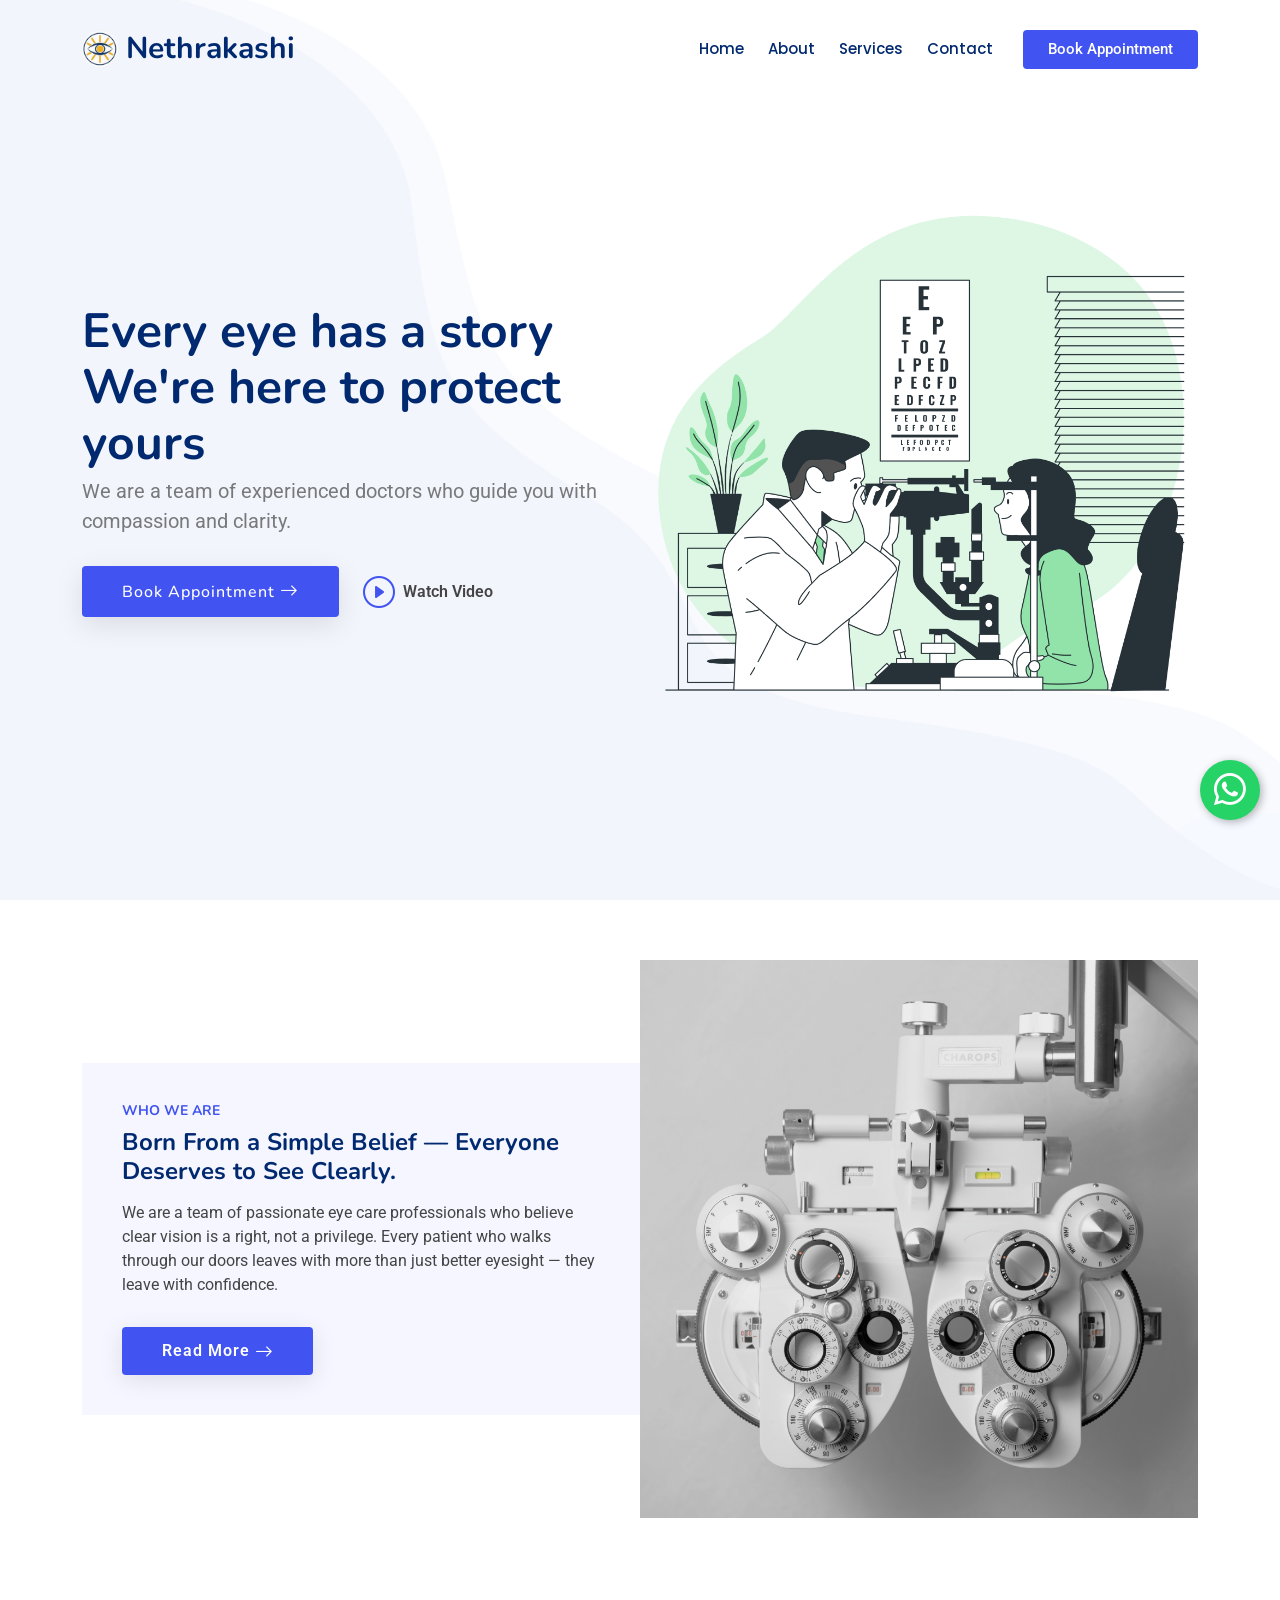
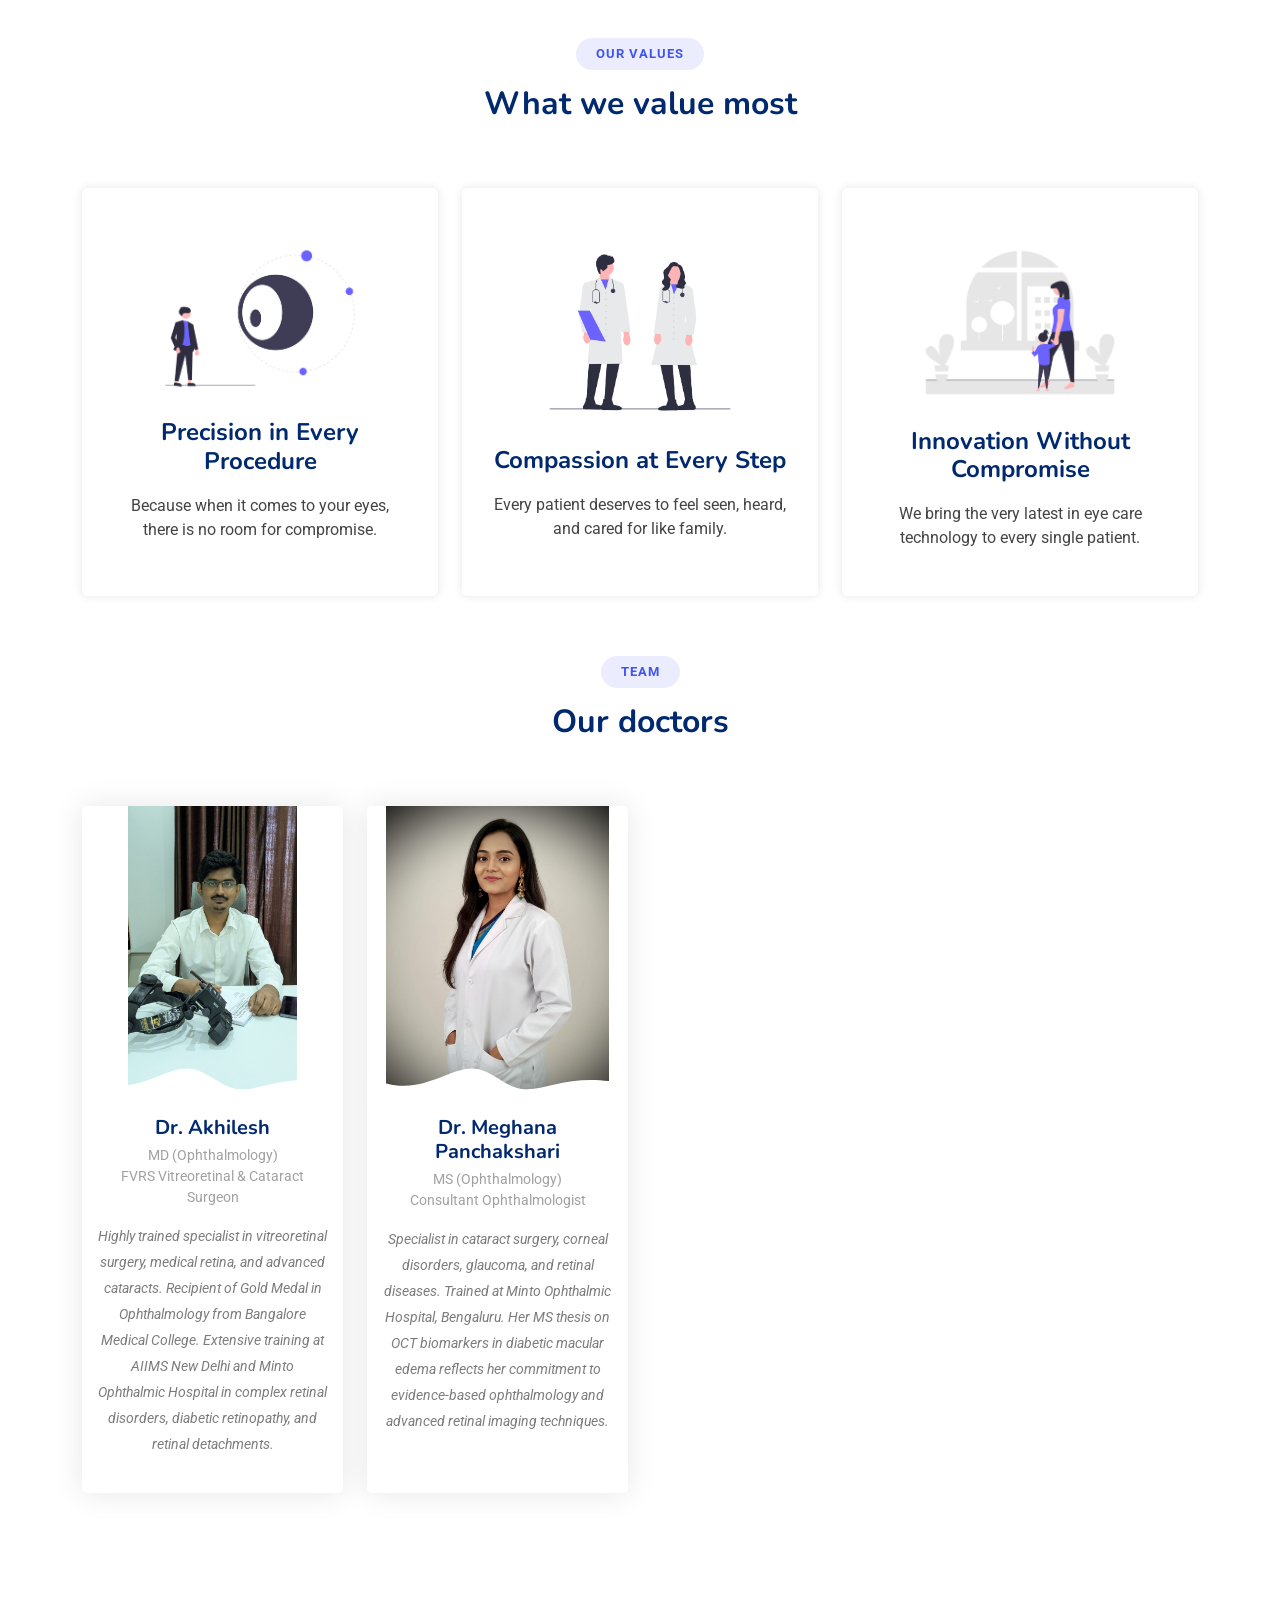
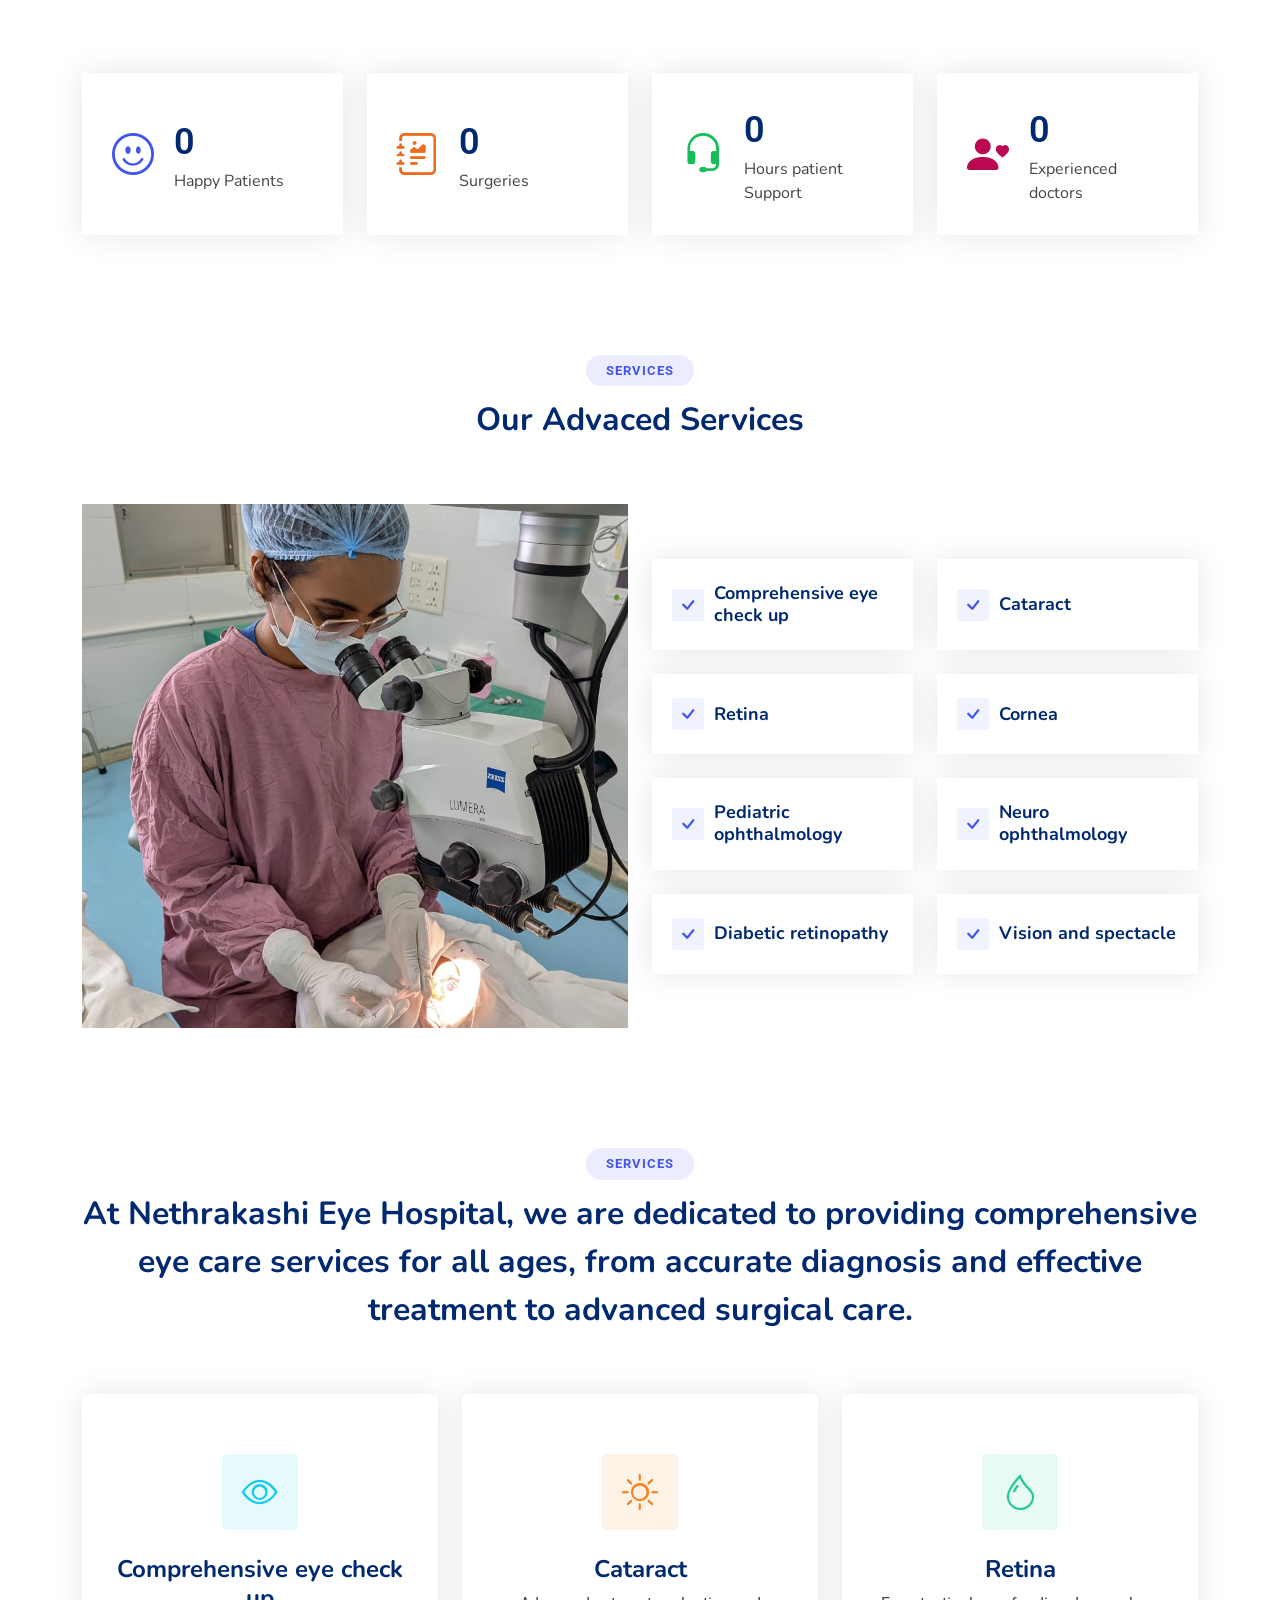
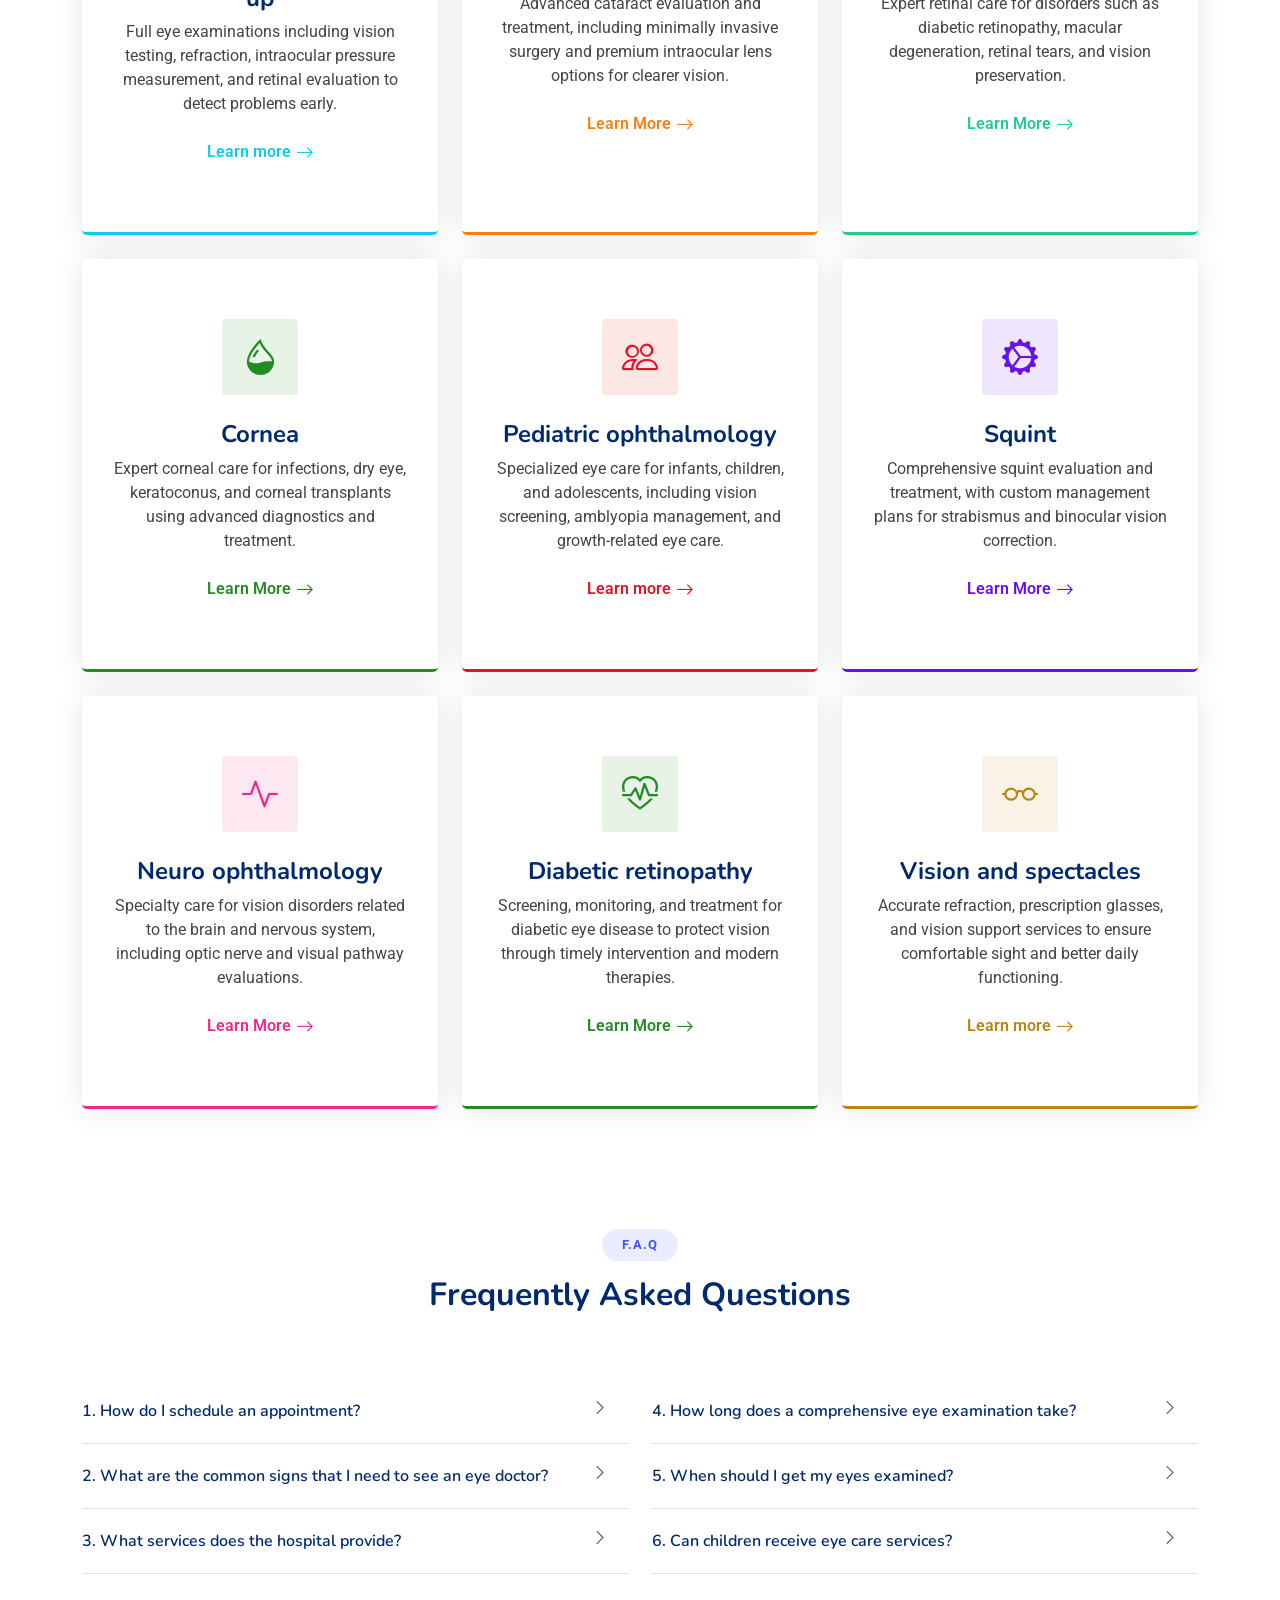
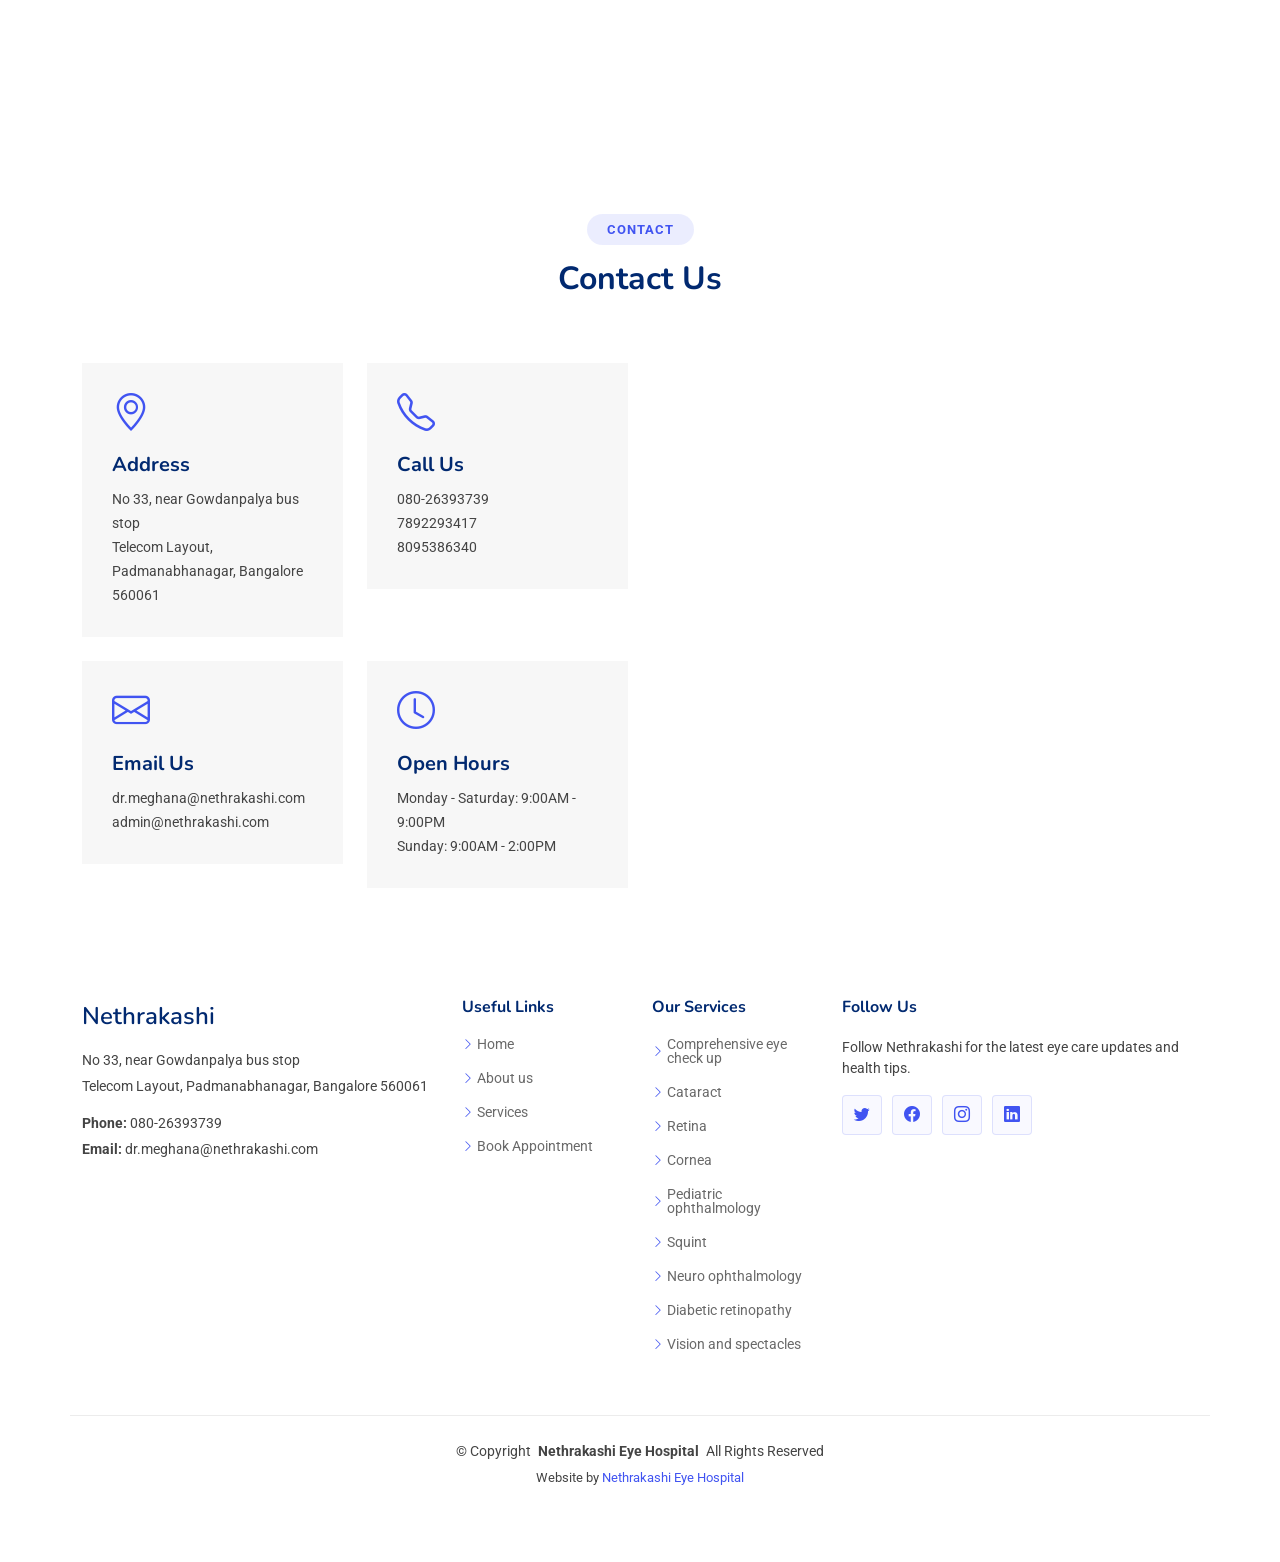
<file: index.html>
<!DOCTYPE html>
<html lang="en">

<head>
  <meta charset="utf-8">
  <meta content="width=device-width, initial-scale=1.0" name="viewport">
  <title>Nethrakashi - Eye Hospital</title>
  <meta name="description" content="">
  <meta name="keywords" content="">

  <!-- Favicons -->
  <link href="assets/img/favicon.png" rel="icon">
  <link href="assets/img/apple-touch-icon.png" rel="apple-touch-icon">

  <!-- Fonts -->
  <link href="https://fonts.googleapis.com" rel="preconnect">
  <link href="https://fonts.gstatic.com" rel="preconnect" crossorigin>
  <link href="https://fonts.googleapis.com/css2?family=Roboto:ital,wght@0,100;0,300;0,400;0,500;0,700;0,900;1,100;1,300;1,400;1,500;1,700;1,900&family=Poppins:ital,wght@0,100;0,200;0,300;0,400;0,500;0,600;0,700;0,800;0,900;1,100;1,200;1,300;1,400;1,500;1,600;1,700;1,800;1,900&family=Nunito:ital,wght@0,200;0,300;0,400;0,500;0,600;0,700;0,800;0,900;1,200;1,300;1,400;1,500;1,600;1,700;1,800;1,900&display=swap" rel="stylesheet">

  <!-- Vendor CSS Files -->
  <link href="assets/vendor/bootstrap/css/bootstrap.min.css" rel="stylesheet">
  <link href="assets/vendor/bootstrap-icons/bootstrap-icons.css" rel="stylesheet">
  <link href="assets/vendor/aos/aos.css" rel="stylesheet">
  <link href="assets/vendor/glightbox/css/glightbox.min.css" rel="stylesheet">
  <link href="assets/vendor/swiper/swiper-bundle.min.css" rel="stylesheet">

  <!-- Main CSS File -->
  <link href="assets/css/main.css" rel="stylesheet">


</head>

<body class="index-page">

  <header id="header" class="header d-flex align-items-center fixed-top">
    <div class="container-fluid container-xl position-relative d-flex align-items-center">

      <a href="index.html" class="logo d-flex align-items-center me-auto">
        <!-- Uncomment the line below if you also wish to use an image logo -->
        <img src="assets/img/logo.png" alt="">
        <h1 class="sitename">Nethrakashi</h1>
      </a>

      <nav id="navmenu" class="navmenu">
        <ul>
          <li><a href="index.html">Home</a></li>
          <li><a href="about.html">About</a></li>
          <li><a href="service-details.html">Services</a></li>
          <li><a href="index.html#contact">Contact</a></li>
        </ul>
        <i class="mobile-nav-toggle d-xl-none bi bi-list"></i>
      </nav>

      <a class="btn-getstarted flex-md-shrink-0" href="booking.html">Book Appointment</a>

    </div>
  </header>

  <main class="main">

    <!-- Hero Section -->
    <section id="hero" class="hero section">

      <div class="container">
        <div class="row gy-4">
          <div class="col-lg-6 order-2 order-lg-1 d-flex flex-column justify-content-center">
            <h1 data-aos="fade-up">Every eye has a story We're here to protect yours</h1>
            <p data-aos="fade-up" data-aos-delay="100">We are a team of experienced doctors who guide you with compassion and clarity.</p>
            <div class="d-flex flex-column flex-md-row" data-aos="fade-up" data-aos-delay="200">
              <a href="booking.html" class="btn-get-started">Book Appointment <i class="bi bi-arrow-right"></i></a>
              <a href="https://www.youtube.com/watch?v=Y7uVJ8" class="glightbox btn-watch-video d-flex align-items-center justify-content-center ms-0 ms-md-4 mt-4 mt-md-0"><i class="bi bi-play-circle"></i><span>Watch Video</span></a>
            </div>
          </div>
          <div class="col-lg-6 order-1 order-lg-2 hero-img" data-aos="zoom-out">
            <img src="assets/img/hero-img.png" class="img-fluid animated" alt="">
          </div>
        </div>
<a href="https://wa.me/919008350847?text=Hi,%20can%20I%20know%20more%20about%20this?"
   class="whatsapp-float"
   target="_blank"
   aria-label="Chat on WhatsApp">
    <i class="bi bi-whatsapp"></i>
</a>
        
      </div>

    </section><!-- /Hero Section -->

    <!-- About Section -->
    <section id="about" class="about section">

      <div class="container" data-aos="fade-up">
        <div class="row gx-0">

          <div class="col-lg-6 d-flex flex-column justify-content-center" data-aos="fade-up" data-aos-delay="200">
            <div class="content">
              <h3>Who We Are</h3>
              <h2>Born From a Simple Belief — Everyone Deserves to See Clearly.</h2>
              <p>
                We are a team of passionate eye care professionals who believe clear vision is a right, not a privilege. Every patient who walks through our doors leaves with more than just better eyesight — they leave with confidence.</p>
              <div class="text-center text-lg-start">
                <a href="about.html" class="btn-read-more d-inline-flex align-items-center justify-content-center align-self-center">
                  <span>Read More</span>
                  <i class="bi bi-arrow-right"></i>
                </a>
              </div>
            </div>
          </div>

          <div class="col-lg-6 d-flex align-items-center" data-aos="zoom-out" data-aos-delay="200">
            <img src="assets/img/about.jpg" class="img-fluid" alt="">
          </div>

        </div>
      </div>

    </section><!-- /About Section -->

    <!-- Values Section -->
    <section id="values" class="values section">

      <!-- Section Title -->
      <div class="container section-title" data-aos="fade-up">
        <h2>Our Values</h2>
        <p>What we value most<br></p>
      </div><!-- End Section Title -->

      <div class="container">

        <div class="row gy-4">

          <div class="col-lg-4" data-aos="fade-up" data-aos-delay="100">
            <div class="card">
              <img src="assets/img/values-1.png" class="img-fluid" alt="">
              <h3>Precision in Every Procedure</h3>
              <p>Because when it comes to your eyes, there is no room for compromise.</p>
            </div>
          </div><!-- End Card Item -->

          <div class="col-lg-4" data-aos="fade-up" data-aos-delay="200">
            <div class="card">
              <img src="assets/img/values-2.png" class="img-fluid" alt="">
              <h3>Compassion at Every Step</h3>
              <p>Every patient deserves to feel seen, heard, and cared for like family.</p>
            </div>
          </div><!-- End Card Item -->

          <div class="col-lg-4" data-aos="fade-up" data-aos-delay="300">
            <div class="card">
              <img src="assets/img/values-3.png" class="img-fluid" alt="">
              <h3>Innovation Without Compromise</h3>
              <p>We bring the very latest in eye care technology to every single patient.</p>
            </div>
          </div><!-- End Card Item -->

        </div>

      </div>

      <section id="team" class="team section">

      <!-- Section Title -->
      <div class="container section-title" data-aos="fade-up">
        <h2>Team</h2>
        <p>Our doctors</p>
      </div><!-- End Section Title -->

      <div class="container">

        <div class="row gy-4">

          <div class="col-lg-3 col-md-6 d-flex align-items-stretch" data-aos="fade-up" data-aos-delay="100">
            <div class="team-member">
              <div class="member-img">
                <img src="assets/img/team/team-1.jpg" class="img-fluid" style="height: 300px;" alt="">
                <div class="social">
                  <a href=""><i class="bi bi-twitter-x"></i></a>
                  <a href=""><i class="bi bi-facebook"></i></a>
                  <a href=""><i class="bi bi-instagram"></i></a>
                  <a href=""><i class="bi bi-linkedin"></i></a>
                </div>
              </div>
              <div class="member-info">
                <h4>Dr. Akhilesh</h4>
                <span>MD (Ophthalmology) <br> FVRS Vitreoretinal & Cataract Surgeon</span>
                <p>Highly trained specialist in vitreoretinal surgery, medical retina, and advanced cataracts. Recipient of Gold Medal in Ophthalmology from Bangalore Medical College. Extensive training at AIIMS New Delhi and Minto Ophthalmic Hospital in complex retinal disorders, diabetic retinopathy, and retinal detachments.</p>
              </div>
            </div>
          </div><!-- End Team Member -->

          <div class="col-lg-3 col-md-6 d-flex align-items-stretch" data-aos="fade-up" data-aos-delay="200">
            <div class="team-member">
              <div class="member-img">
                <img src="assets/img/team/team-2.jpg" class="img-fluid" style="height: 300px;" alt="">
                <div class="social">
                  <a href=""><i class="bi bi-twitter-x"></i></a>
                  <a href=""><i class="bi bi-facebook"></i></a>
                  <a href=""><i class="bi bi-instagram"></i></a>
                  <a href=""><i class="bi bi-linkedin"></i></a>
                </div>
              </div>
              <div class="member-info">
                <h4>Dr. Meghana Panchakshari</h4>
                <span>MS (Ophthalmology) <br> Consultant Ophthalmologist</span>
                <p>Specialist in cataract surgery, corneal disorders, glaucoma, and retinal diseases. Trained at Minto Ophthalmic Hospital, Bengaluru. Her MS thesis on OCT biomarkers in diabetic macular edema reflects her commitment to evidence-based ophthalmology and advanced retinal imaging techniques.</p>
              </div>
            </div>
          </div><!-- End Team Member -->

         <!-- <div class="col-lg-3 col-md-6 d-flex align-items-stretch" data-aos="fade-up" data-aos-delay="300">
            <div class="team-member">
              <div class="member-img">
                <img src="assets/img/team/team-3.jpg" class="img-fluid" alt="">
                <div class="social">
                  <a href=""><i class="bi bi-twitter-x"></i></a>
                  <a href=""><i class="bi bi-facebook"></i></a>
                  <a href=""><i class="bi bi-instagram"></i></a>
                  <a href=""><i class="bi bi-linkedin"></i></a>
                </div>
              </div>
              <div class="member-info">
                <h4>William Anderson</h4>
                <span>CTO</span>
                <p>Vero omnis enim consequatur. Voluptas consectetur unde qui molestiae deserunt. Voluptates enim aut architecto porro aspernatur molestiae modi.</p>
              </div>
            </div>
          </div> --> <!-- End Team Member -->

          <!--<div class="col-lg-3 col-md-6 d-flex align-items-stretch" data-aos="fade-up" data-aos-delay="400">
            <div class="team-member">
              <div class="member-img">
                <img src="assets/img/team/team-4.jpg" class="img-fluid" alt="">
                <div class="social">
                  <a href=""><i class="bi bi-twitter-x"></i></a>
                  <a href=""><i class="bi bi-facebook"></i></a>
                  <a href=""><i class="bi bi-instagram"></i></a>
                  <a href=""><i class="bi bi-linkedin"></i></a>
                </div>
              </div>
              <div class="member-info">
                <h4>Amanda Jepson</h4>
                <span>Accountant</span>
                <p>Rerum voluptate non adipisci animi distinctio et deserunt amet voluptas. Quia aut aliquid doloremque ut possimus ipsum officia.</p>
              </div>
            </div>
          </div>--> <!-- End Team Member -->

        </div>

      </div>

    </section><!-- /Team Section -->

    </section><!-- /Values Section -->

    <!-- Stats Section -->
    <section id="stats" class="stats section">

      <div class="container" data-aos="fade-up" data-aos-delay="100">

        <div class="row gy-4">

          <div class="col-lg-3 col-md-6">
            <div class="stats-item d-flex align-items-center w-100 h-100">
              <i class="bi bi-emoji-smile color-blue flex-shrink-0"></i>
              <div>
                <span data-purecounter-start="0" data-purecounter-end="250" data-purecounter-duration="1" class="purecounter"></span>
                <p>Happy Patients</p>
              </div>
            </div>
          </div><!-- End Stats Item -->

          <div class="col-lg-3 col-md-6">
            <div class="stats-item d-flex align-items-center w-100 h-100">
              <i class="bi bi-journal-richtext color-orange flex-shrink-0" style="color: #ee6c20;"></i>
              <div>
                <span data-purecounter-start="0" data-purecounter-end="42" data-purecounter-duration="1" class="purecounter"></span>
                <p>Surgeries</p>
              </div>
            </div>
          </div><!-- End Stats Item -->

          <div class="col-lg-3 col-md-6">
            <div class="stats-item d-flex align-items-center w-100 h-100">
              <i class="bi bi-headset color-green flex-shrink-0" style="color: #15be56;"></i>
              <div>
                <span data-purecounter-start="0" data-purecounter-end="24" data-purecounter-duration="1" class="purecounter"></span>
                <p>Hours patient Support</p>
              </div>
            </div>
          </div><!-- End Stats Item -->

          <div class="col-lg-3 col-md-6">
            <div class="stats-item d-flex align-items-center w-100 h-100">
              <i class="bi bi-person-heart" style="color: #bb0852;"></i>
              <div>
                <span data-purecounter-start="0" data-purecounter-end="2" data-purecounter-duration="1" class="purecounter"></span>
                <p>Experienced doctors</p>
              </div>
            </div>
          </div><!-- End Stats Item -->

        </div>

      </div>

    </section><!-- /Stats Section -->

    <!-- Features Section -->
    <section id="features" class="features section">

      <!-- Section Title -->
      <div class="container section-title" data-aos="fade-up">
        <h2>Services</h2>
        <p>Our Advaced Services<br></p>
      </div><!-- End Section Title -->

      <div class="container">

        <div class="row gy-5">

          <div class="col-xl-6" data-aos="zoom-out" data-aos-delay="100">
            <img src="assets/img/features.png" class="img-fluid w-60" alt="">
          </div>

          <div class="col-xl-6 d-flex">
            <div class="row align-self-center gy-4">

              <div class="col-md-6" data-aos="fade-up" data-aos-delay="200">
                <div class="feature-box d-flex align-items-center">
                  <i class="bi bi-check"></i>
                  <h3>Comprehensive eye check up</h3>
                </div>
              </div><!-- End Feature Item -->

              <div class="col-md-6" data-aos="fade-up" data-aos-delay="200">
                <div class="feature-box d-flex align-items-center">
                  <i class="bi bi-check"></i>
                  <h3>Cataract</h3>
                </div>
              </div><!-- End Feature Item -->

              <div class="col-md-6" data-aos="fade-up" data-aos-delay="300">
                <div class="feature-box d-flex align-items-center">
                  <i class="bi bi-check"></i>
                  <h3>Retina</h3>
                </div>
              </div><!-- End Feature Item -->

              <div class="col-md-6" data-aos="fade-up" data-aos-delay="400">
                <div class="feature-box d-flex align-items-center">
                  <i class="bi bi-check"></i>
                  <h3>Cornea</h3>
                </div>
              </div><!-- End Feature Item -->

              <div class="col-md-6" data-aos="fade-up" data-aos-delay="500">
                <div class="feature-box d-flex align-items-center">
                  <i class="bi bi-check"></i>
                  <h3>Pediatric ophthalmology</h3>
                </div>
              </div><!-- End Feature Item -->

              <div class="col-md-6" data-aos="fade-up" data-aos-delay="600">
                <div class="feature-box d-flex align-items-center">
                  <i class="bi bi-check"></i>
                  <h3>Neuro ophthalmology</h3>
                </div>
              </div><!-- End Feature Item -->

              <div class="col-md-6" data-aos="fade-up" data-aos-delay="700">
                <div class="feature-box d-flex align-items-center">
                  <i class="bi bi-check"></i>
                  <h3>Diabetic retinopathy</h3>
                </div>
              </div><!-- End Feature Item -->

              <div class="col-md-6" data-aos="fade-up" data-aos-delay="700">
                <div class="feature-box d-flex align-items-center">
                  <i class="bi bi-check"></i>
                  <h3>Vision and spectacle</h3>
                </div>
              </div><!-- End Feature Item -->

            </div>
          </div>

        </div>

      </div>

    </section><!-- /Features Section -->

    <!-- Services Section -->
    <section id="services" class="services section">

      <!-- Section Title -->
      <div class="container section-title" data-aos="fade-up">
        <h2>Services</h2>
<p>At Nethrakashi Eye Hospital, we are dedicated to providing comprehensive eye care services for all ages, from accurate diagnosis and effective treatment to advanced surgical care.</p>
      </div><!-- End Section Title -->

      <div class="container">

        <div class="row gy-4">

          <div class="col-lg-4 col-md-6" data-aos="fade-up" data-aos-delay="100">
            <div class="service-item item-cyan position-relative">
              <i class="bi bi-eye icon"></i>
              <h3>Comprehensive eye check up</h3>
              <p>Full eye examinations including vision testing, refraction, intraocular pressure measurement, and retinal evaluation to detect problems early.</p>
              <a href="booking.html" class="read-more stretched-link"><span>Learn more</span> <i class="bi bi-arrow-right"></i></a>
            </div>
          </div><!-- End Service Item -->

          <div class="col-lg-4 col-md-6" data-aos="fade-up" data-aos-delay="200">
            <div class="service-item item-orange position-relative">
              <i class="bi bi-sun icon"></i>
              <h3>Cataract</h3>
              <p>Advanced cataract evaluation and treatment, including minimally invasive surgery and premium intraocular lens options for clearer vision.</p>
              <a href="service-details.html" class="read-more stretched-link"><span>Learn More</span> <i class="bi bi-arrow-right"></i></a>
            </div>
          </div><!-- End Service Item -->

          <div class="col-lg-4 col-md-6" data-aos="fade-up" data-aos-delay="300">
            <div class="service-item item-teal position-relative">
              <i class="bi bi-droplet icon"></i>
              <h3>Retina</h3>
              <p>Expert retinal care for disorders such as diabetic retinopathy, macular degeneration, retinal tears, and vision preservation.</p>
              <a href="service-details.html" class="read-more stretched-link"><span>Learn More</span> <i class="bi bi-arrow-right"></i></a>
            </div>
          </div><!-- End Service Item -->

          <div class="col-lg-4 col-md-6" data-aos="fade-up" data-aos-delay="400">
            <div class="service-item item-green position-relative">
              <i class="bi bi-droplet-half icon"></i>
              <h3>Cornea</h3>
              <p>Expert corneal care for infections, dry eye, keratoconus, and corneal transplants using advanced diagnostics and treatment.</p>
              <a href="service-details.html" class="read-more stretched-link"><span>Learn More</span> <i class="bi bi-arrow-right"></i></a>
            </div>
          </div><!-- End Service Item -->

          <div class="col-lg-4 col-md-6" data-aos="fade-up" data-aos-delay="500">
            <div class="service-item item-red position-relative">
              <i class="bi bi-people icon"></i>
              <h3>Pediatric ophthalmology</h3>
              <p>Specialized eye care for infants, children, and adolescents, including vision screening, amblyopia management, and growth-related eye care.</p>
              <a href="booking.html" class="read-more stretched-link"><span>Learn more</span> <i class="bi bi-arrow-right"></i></a>
            </div>
          </div><!-- End Service Item -->

          <div class="col-lg-4 col-md-6" data-aos="fade-up" data-aos-delay="600">
            <div class="service-item item-indigo position-relative">
              <i class="bi bi-gear-wide-connected icon"></i>
              <h3>Squint</h3>
              <p>Comprehensive squint evaluation and treatment, with custom management plans for strabismus and binocular vision correction.</p>
              <a href="service-details.html" class="read-more stretched-link"><span>Learn More</span> <i class="bi bi-arrow-right"></i></a>
            </div>
          </div><!-- End Service Item -->

          <div class="col-lg-4 col-md-6" data-aos="fade-up" data-aos-delay="700">
            <div class="service-item item-pink position-relative">
              <i class="bi bi-activity icon"></i>
              <h3>Neuro ophthalmology</h3>
              <p>Specialty care for vision disorders related to the brain and nervous system, including optic nerve and visual pathway evaluations.</p>
              <a href="service-details.html" class="read-more stretched-link"><span>Learn More</span> <i class="bi bi-arrow-right"></i></a>
            </div>
          </div><!-- End Service Item -->

          <div class="col-lg-4 col-md-6" data-aos="fade-up" data-aos-delay="800">
            <div class="service-item item-green position-relative">
              <i class="bi bi-heart-pulse icon"></i>
              <h3>Diabetic retinopathy</h3>
              <p>Screening, monitoring, and treatment for diabetic eye disease to protect vision through timely intervention and modern therapies.</p>
              <a href="service-details.html" class="read-more stretched-link"><span>Learn More</span> <i class="bi bi-arrow-right"></i></a>
            </div>
          </div><!-- End Service Item -->

          <div class="col-lg-4 col-md-6" data-aos="fade-up" data-aos-delay="900">
            <div class="service-item item-gold position-relative">
              <i class="bi bi-eyeglasses icon"></i>
              <h3>Vision and spectacles</h3>
              <p>Accurate refraction, prescription glasses, and vision support services to ensure comfortable sight and better daily functioning.</p>
              <a href="booking.html" class="read-more stretched-link"><span>Learn more</span> <i class="bi bi-arrow-right"></i></a>
            </div>
          </div><!-- End Service Item -->

        </div>

      </div>

    </section><!-- /Services Section -->

    <!-- Pricing Section (disabled) -->
    <section id="pricing" class="pricing section" style="display:none;">

      <!-- Section Title -->
      <div class="container section-title" data-aos="fade-up">
        <h2>Pricing</h2>
        <p>Check Our Affordable Pricing<br></p>
      </div><!-- End Section Title -->

      <div class="container">

        <div class="row gy-4">

          <div class="col-lg-3 col-md-6" data-aos="zoom-in" data-aos-delay="100">
            <div class="pricing-tem">
              <h3 style="color: #20c997;">Free Plan</h3>
              <div class="price"><sup>$</sup>0<span> / mo</span></div>
              <div class="icon">
                <i class="bi bi-box" style="color: #20c997;"></i>
              </div>
              <ul>
                <li>Aida dere</li>
                <li>Nec feugiat nisl</li>
                <li>Nulla at volutpat dola</li>
                <li class="na">Pharetra massa</li>
                <li class="na">Massa ultricies mi</li>
              </ul>
              <a href="#" class="btn-buy">Buy Now</a>
            </div>
          </div><!-- End Pricing Item -->

          <div class="col-lg-3 col-md-6" data-aos="zoom-in" data-aos-delay="200">
            <div class="pricing-tem">
              <span class="featured">Featured</span>
              <h3 style="color: #0dcaf0;">Starter Plan</h3>
              <div class="price"><sup>$</sup>19<span> / mo</span></div>
              <div class="icon">
                <i class="bi bi-send" style="color: #0dcaf0;"></i>
              </div>
              <ul>
                <li>Aida dere</li>
                <li>Nec feugiat nisl</li>
                <li>Nulla at volutpat dola</li>
                <li>Pharetra massa</li>
                <li class="na">Massa ultricies mi</li>
              </ul>
              <a href="#" class="btn-buy">Buy Now</a>
            </div>
          </div><!-- End Pricing Item -->

          <div class="col-lg-3 col-md-6" data-aos="zoom-in" data-aos-delay="300">
            <div class="pricing-tem">
              <h3 style="color: #fd7e14;">Business Plan</h3>
              <div class="price"><sup>$</sup>29<span> / mo</span></div>
              <div class="icon">
                <i class="bi bi-airplane" style="color: #fd7e14;"></i>
              </div>
              <ul>
                <li>Aida dere</li>
                <li>Nec feugiat nisl</li>
                <li>Nulla at volutpat dola</li>
                <li>Pharetra massa</li>
                <li>Massa ultricies mi</li>
              </ul>
              <a href="#" class="btn-buy">Buy Now</a>
            </div>
          </div><!-- End Pricing Item -->

          <div class="col-lg-3 col-md-6" data-aos="zoom-in" data-aos-delay="400">
            <div class="pricing-tem">
              <h3 style="color: #0d6efd;">Ultimate Plan</h3>
              <div class="price"><sup>$</sup>49<span> / mo</span></div>
              <div class="icon">
                <i class="bi bi-rocket" style="color: #0d6efd;"></i>
              </div>
              <ul>
                <li>Aida dere</li>
                <li>Nec feugiat nisl</li>
                <li>Nulla at volutpat dola</li>
                <li>Pharetra massa</li>
                <li>Massa ultricies mi</li>
              </ul>
              <a href="#" class="btn-buy">Buy Now</a>
            </div>
          </div><!-- End Pricing Item -->

        </div><!-- End pricing row -->

      </div>

    </section>
    <!-- /Pricing Section (disabled) -->

        <!-- Faq Section -->
    <section id="faq" class="faq section">

      <!-- Section Title -->
      <div class="container section-title" data-aos="fade-up">
        <h2>F.A.Q</h2>
        <p>Frequently Asked Questions</p>
      </div><!-- End Section Title -->

      <div class="container">

        <div class="row">

          <div class="col-lg-6" data-aos="fade-up" data-aos-delay="100">

            <div class="faq-container">

              <div class="faq-item">
                <h3>1. How do I schedule an appointment?</h3>
                <div class="faq-content">
                  <p>You can schedule an appointment by calling our hospital's main phone number, using our online appointment booking system, or visiting the hospital in person. Our staff will assist you in finding a convenient time for your visit.</p>
                </div>
                <i class="faq-toggle bi bi-chevron-right"></i>
              </div><!-- End Faq item-->

              <div class="faq-item">
                <h3>2. What are the common signs that I need to see an eye doctor?</h3>
                <div class="faq-content">
                  <p>Symptoms include blurred vision, eye pain, redness, excessive tearing, double vision, flashes of light, floaters, headaches related to vision, or difficulty seeing at night.</p>
                </div>
                <i class="faq-toggle bi bi-chevron-right"></i>
              </div><!-- End Faq item-->

              <div class="faq-item">
                <h3>3. What services does the hospital provide?</h3>
                <div class="faq-content">
                  <p>Services may include vision testing, cataract treatment, glaucoma management, LASIK and refractive surgery, retinal care, pediatric ophthalmology, contact lens fitting, and emergency eye care.</p>
                </div>
                <i class="faq-toggle bi bi-chevron-right"></i>
              </div><!-- End Faq item-->

            </div>

          </div><!-- End Faq Column-->

          <div class="col-lg-6" data-aos="fade-up" data-aos-delay="200">

            <div class="faq-container">

              <div class="faq-item">
                <h3>4. How long does a comprehensive eye examination take?</h3>
                <div class="faq-content">
                  <p>A routine eye exam typically takes 30–60 minutes, though specialized tests may require additional time.</p>
                </div>
                <i class="faq-toggle bi bi-chevron-right"></i>
              </div><!-- End Faq item-->


              <div class="faq-item">
                <h3>5. When should I get my eyes examined?</h3>
                <div class="faq-content">
                  <p>Adults should generally have a comprehensive eye exam every 1–2 years, depending on age, vision status, and risk factors. Children and people with diabetes or other eye conditions may need more frequent exams.</p>
                </div>
                <i class="faq-toggle bi bi-chevron-right"></i>
              </div><!-- End Faq item-->
              

              <div class="faq-item">
                <h3>6. Can children receive eye care services?</h3>
                <div class="faq-content">
                  <p>Yes, children can receive eye care services. Pediatric ophthalmologists specialize in diagnosing and treating eye conditions in children, including vision screenings, eye exams, and treatment for conditions such as amblyopia (lazy eye) and strabismus (crossed eyes).</p>
                </div>
                <i class="faq-toggle bi bi-chevron-right"></i>
              </div><!-- End Faq item-->

            </div>

          </div><!-- End Faq Column-->

        </div>

      </div>

    </section><!-- /Faq Section -->

    <!-- Portfolio Section removed -->

    <!-- Testimonials Section -->
    <section id="testimonials" class="testimonials section" style = "display:none;"
    >

      <!-- Section Title -->
      <div class="container section-title" data-aos="fade-up">
        <h2>Testimonials</h2>
        <p>What they are saying about us<br></p>
      </div><!-- End Section Title -->

      <div class="container" data-aos="fade-up" data-aos-delay="100">

        <div class="swiper init-swiper">
          <script type="application/json" class="swiper-config">
            {
              "loop": true,
              "speed": 600,
              "autoplay": {
                "delay": 5000
              },
              "slidesPerView": "auto",
              "pagination": {
                "el": ".swiper-pagination",
                "type": "bullets",
                "clickable": true
              },
              "breakpoints": {
                "320": {
                  "slidesPerView": 1,
                  "spaceBetween": 40
                },
                "1200": {
                  "slidesPerView": 3,
                  "spaceBetween": 1
                }
              }
            }
          </script>
          <div class="swiper-wrapper">

            <div class="swiper-slide">
              <div class="testimonial-item">
                <div class="stars">
                  <i class="bi bi-star-fill"></i><i class="bi bi-star-fill"></i><i class="bi bi-star-fill"></i><i class="bi bi-star-fill"></i><i class="bi bi-star-fill"></i>
                </div>
                <p>
                  Proin iaculis purus consequat sem cure digni ssim donec porttitora entum suscipit rhoncus. Accusantium quam, ultricies eget id, aliquam eget nibh et. Maecen aliquam, risus at semper.
                </p>
                <div class="profile mt-auto">
                  <img src="assets/img/testimonials/testimonials-1.jpg" class="testimonial-img" alt="">
                  <h3>Saul Goodman</h3>
                  <h4>Ceo &amp; Founder</h4>
                </div>
              </div>
            </div><!-- End testimonial item -->

            <div class="swiper-slide">
              <div class="testimonial-item">
                <div class="stars">
                  <i class="bi bi-star-fill"></i><i class="bi bi-star-fill"></i><i class="bi bi-star-fill"></i><i class="bi bi-star-fill"></i><i class="bi bi-star-fill"></i>
                </div>
                <p>
                  Export tempor illum tamen malis malis eram quae irure esse labore quem cillum quid cillum eram malis quorum velit fore eram velit sunt aliqua noster fugiat irure amet legam anim culpa.
                </p>
                <div class="profile mt-auto">
                  <img src="assets/img/testimonials/testimonials-2.jpg" class="testimonial-img" alt="">
                  <h3>Sara Wilsson</h3>
                  <h4>Designer</h4>
                </div>
              </div>
            </div><!-- End testimonial item -->

            <div class="swiper-slide">
              <div class="testimonial-item">
                <div class="stars">
                  <i class="bi bi-star-fill"></i><i class="bi bi-star-fill"></i><i class="bi bi-star-fill"></i><i class="bi bi-star-fill"></i><i class="bi bi-star-fill"></i>
                </div>
                <p>
                  Enim nisi quem export duis labore cillum quae magna enim sint quorum nulla quem veniam duis minim tempor labore quem eram duis noster aute amet eram fore quis sint minim.
                </p>
                <div class="profile mt-auto">
                  <img src="assets/img/testimonials/testimonials-3.jpg" class="testimonial-img" alt="">
                  <h3>Jena Karlis</h3>
                  <h4>Store Owner</h4>
                </div>
              </div>
            </div><!-- End testimonial item -->

            <div class="swiper-slide">
              <div class="testimonial-item">
                <div class="stars">
                  <i class="bi bi-star-fill"></i><i class="bi bi-star-fill"></i><i class="bi bi-star-fill"></i><i class="bi bi-star-fill"></i><i class="bi bi-star-fill"></i>
                </div>
                <p>
                  Fugiat enim eram quae cillum dolore dolor amet nulla culpa multos export minim fugiat minim velit minim dolor enim duis veniam ipsum anim magna sunt elit fore quem dolore labore illum veniam.
                </p>
                <div class="profile mt-auto">
                  <img src="assets/img/testimonials/testimonials-4.jpg" class="testimonial-img" alt="">
                  <h3>Matt Brandon</h3>
                  <h4>Freelancer</h4>
                </div>
              </div>
            </div><!-- End testimonial item -->

            <div class="swiper-slide">
              <div class="testimonial-item">
                <div class="stars">
                  <i class="bi bi-star-fill"></i><i class="bi bi-star-fill"></i><i class="bi bi-star-fill"></i><i class="bi bi-star-fill"></i><i class="bi bi-star-fill"></i>
                </div>
                <p>
                  Quis quorum aliqua sint quem legam fore sunt eram irure aliqua veniam tempor noster veniam enim culpa labore duis sunt culpa nulla illum cillum fugiat legam esse veniam culpa fore nisi cillum quid.
                </p>
                <div class="profile mt-auto">
                  <img src="assets/img/testimonials/testimonials-5.jpg" class="testimonial-img" alt="">
                  <h3>John Larson</h3>
                  <h4>Entrepreneur</h4>
                </div>
              </div>
            </div><!-- End testimonial item -->

          </div>
          <div class="swiper-pagination"></div>
        </div>

      </div>

    </section><!-- /Testimonials Section -->

    <!-- Team Section -->

    <!-- Clients Section (disabled) -->
    <section id="clients" class="clients section" style="display:none;">

      <!-- Section Title -->
      <div class="container section-title" data-aos="fade-up">
        <h2>Clients</h2>
        <p>We work with best clients<br></p>
      </div><!-- End Section Title -->

      <div class="container" data-aos="fade-up" data-aos-delay="100">

        <div class="swiper init-swiper">
          <script type="application/json" class="swiper-config">
            {
              "loop": true,
              "speed": 600,
              "autoplay": {
                "delay": 5000
              },
              "slidesPerView": "auto",
              "pagination": {
                "el": ".swiper-pagination",
                "type": "bullets",
                "clickable": true
              },
              "breakpoints": {
                "320": {
                  "slidesPerView": 2,
                  "spaceBetween": 40
                },
                "480": {
                  "slidesPerView": 3,
                  "spaceBetween": 60
                },
                "640": {
                  "slidesPerView": 4,
                  "spaceBetween": 80
                },
                "992": {
                  "slidesPerView": 6,
                  "spaceBetween": 120
                }
              }
            }
          </script>
          <div class="swiper-wrapper align-items-center">
            <div class="swiper-slide"><img src="assets/img/clients/client-1.png" class="img-fluid" alt=""></div>
            <div class="swiper-slide"><img src="assets/img/clients/client-2.png" class="img-fluid" alt=""></div>
            <div class="swiper-slide"><img src="assets/img/clients/client-3.png" class="img-fluid" alt=""></div>
            <div class="swiper-slide"><img src="assets/img/clients/client-4.png" class="img-fluid" alt=""></div>
            <div class="swiper-slide"><img src="assets/img/clients/client-5.png" class="img-fluid" alt=""></div>
            <div class="swiper-slide"><img src="assets/img/clients/client-6.png" class="img-fluid" alt=""></div>
            <div class="swiper-slide"><img src="assets/img/clients/client-7.png" class="img-fluid" alt=""></div>
            <div class="swiper-slide"><img src="assets/img/clients/client-8.png" class="img-fluid" alt=""></div>
          </div>
          <div class="swiper-pagination"></div>
        </div>

      </div>

    </section><!-- /Clients Section (disabled) -->

    <!-- Recent Posts Section -->
    <section id="recent-posts" class="recent-posts section">

      <!-- Section Title -->
      <div class="container section-title" data-aos="fade-up" style = "display:none;">
        <h2>Recent Posts</h2>
        <p>Recent posts form our Blog</p>
      </div><!-- End Section Title -->

      <div class="container" style = "display:none;" data-aos="fade-up" data-aos-delay="100">

        <div class="row gy-5">

          <div class="col-xl-4 col-md-6">
            <div class="post-item position-relative h-100" data-aos="fade-up" data-aos-delay="100">

              <div class="post-img position-relative overflow-hidden">
                <img src="assets/img/blog/blog-1.jpg" class="img-fluid" alt="">
                <span class="post-date">December 12</span>
              </div>

              <div class="post-content d-flex flex-column">

                <h3 class="post-title">Eum ad dolor et. Autem aut fugiat debitis</h3>

                <div class="meta d-flex align-items-center">
                  <div class="d-flex align-items-center">
                    <i class="bi bi-person"></i> <span class="ps-2">Julia Parker</span>
                  </div>
                  <span class="px-3 text-black-50">/</span>
                  <div class="d-flex align-items-center">
                    <i class="bi bi-folder2"></i> <span class="ps-2">Politics</span>
                  </div>
                </div>

                <hr>

                <a href="blog-details.html" class="readmore stretched-link"><span>Read More</span><i class="bi bi-arrow-right"></i></a>

              </div>

            </div>
          </div><!-- End post item -->

          <div class="col-xl-4 col-md-6">
            <div class="post-item position-relative h-100" data-aos="fade-up" data-aos-delay="200">

              <div class="post-img position-relative overflow-hidden">
                <img src="assets/img/blog/blog-2.jpg" class="img-fluid" alt="">
                <span class="post-date">July 17</span>
              </div>

              <div class="post-content d-flex flex-column">

                <h3 class="post-title">Et repellendus molestiae qui est sed omnis</h3>

                <div class="meta d-flex align-items-center">
                  <div class="d-flex align-items-center">
                    <i class="bi bi-person"></i> <span class="ps-2">Mario Douglas</span>
                  </div>
                  <span class="px-3 text-black-50">/</span>
                  <div class="d-flex align-items-center">
                    <i class="bi bi-folder2"></i> <span class="ps-2">Sports</span>
                  </div>
                </div>

                <hr>

                <a href="blog-details.html" class="readmore stretched-link"><span>Read More</span><i class="bi bi-arrow-right"></i></a>

              </div>

            </div>
          </div><!-- End post item -->

          <div class="col-xl-4 col-md-6" data-aos="fade-up" data-aos-delay="300">
            <div class="post-item position-relative h-100">

              <div class="post-img position-relative overflow-hidden">
                <img src="assets/img/blog/blog-3.jpg" class="img-fluid" alt="">
                <span class="post-date">September 05</span>
              </div>

              <div class="post-content d-flex flex-column">

                <h3 class="post-title">Quia assumenda est et veritati tirana ploder</h3>

                <div class="meta d-flex align-items-center">
                  <div class="d-flex align-items-center">
                    <i class="bi bi-person"></i> <span class="ps-2">Lisa Hunter</span>
                  </div>
                  <span class="px-3 text-black-50">/</span>
                  <div class="d-flex align-items-center">
                    <i class="bi bi-folder2"></i> <span class="ps-2">Economics</span>
                  </div>
                </div>

                <hr>

                <a href="blog-details.html" class="readmore stretched-link"><span>Read More</span><i class="bi bi-arrow-right"></i></a>

              </div>

            </div>
          </div><!-- End post item -->

        </div>

      </div>

    </section><!-- /Recent Posts Section -->

    <!-- Contact Section -->
    <section id="contact" class="contact section">

      <!-- Section Title -->
      <div class="container section-title" data-aos="fade-up">
        <h2>Contact</h2>
        <p>Contact Us</p>
      </div><!-- End Section Title -->

      <div class="container" data-aos="fade-up" data-aos-delay="100">

        <div class="row gy-4">

          <div class="col-lg-6">

            <div class="row gy-4">
              <div class="col-md-6">
                <div class="info-item" data-aos="fade" data-aos-delay="200">
                  <i class="bi bi-geo-alt"></i>
                  <h3>Address</h3>
                  <p>No 33, near Gowdanpalya bus stop</p>
                  <p>Telecom Layout, Padmanabhanagar, Bangalore 560061</p>
                </div>
              </div><!-- End Info Item -->

              <div class="col-md-6">
                <div class="info-item" data-aos="fade" data-aos-delay="300">
                  <i class="bi bi-telephone"></i>
                  <h3>Call Us</h3>
                  <p>080-26393739</p>
                  <p>7892293417</p>
                  <p>8095386340</p>
                </div>
              </div><!-- End Info Item -->

              <div class="col-md-6">
                <div class="info-item" data-aos="fade" data-aos-delay="400">
                  <i class="bi bi-envelope"></i>
                  <h3>Email Us</h3>
                  <p>dr.meghana@nethrakashi.com</p>
                  <p>admin@nethrakashi.com</p>
                </div>
              </div><!-- End Info Item -->

              <div class="col-md-6">
                <div class="info-item" data-aos="fade" data-aos-delay="500">
                  <i class="bi bi-clock"></i>
                  <h3>Open Hours</h3>
                  <p>Monday - Saturday: 9:00AM - 9:00PM</p>
                  <p>Sunday: 9:00AM - 2:00PM</p>
                </div>
              </div><!-- End Info Item -->

            </div>

          </div>

          <div class="col-lg-6" data-aos="fade-up" data-aos-delay="200">
            <div class="map-responsive" style="overflow:hidden; padding-bottom:70%; position:relative; height:0;">
<iframe src="https://www.google.com/maps/embed?pb=!1m18!1m12!1m3!1d248861.98391714867!2d77.2809860411144!3d12.941845452391247!2m3!1f0!2f0!3f0!3m2!1i1024!2i768!4f13.1!3m3!1m2!1s0x3bae16773e7dc413%3A0x440546fe0023567e!2sNethrakashi%20Eye%20Hospital%20and%20Microsurgical!5e0!3m2!1sen!2sin!4v1781413747449!5m2!1sen!2sin" width="600" height="450" style="border:0; position:absolute; top:0; left:0; width:100%; height:100%;" allowfullscreen="" loading="lazy" referrerpolicy="no-referrer-when-downgrade"></iframe>            </div>
          </div><!-- End Contact Map -->

        </div>

      </div>

    </section><!-- /Contact Section -->

  </main>

  <footer id="footer" class="footer">

    <div class="container footer-top">
      <div class="row gy-4">
        <div class="col-lg-4 col-md-6 footer-about">
          <a href="index.html" class="d-flex align-items-center">
            <span class="sitename">Nethrakashi</span>
          </a>
          <div class="footer-contact pt-3">
            <p>No 33, near Gowdanpalya bus stop</p>
            <p>Telecom Layout, Padmanabhanagar, Bangalore 560061</p>
            <p class="mt-3"><strong>Phone:</strong> <span>080-26393739</span></p>
            <p><strong>Email:</strong> <span>dr.meghana@nethrakashi.com</span></p>
          </div>
        </div>

        <div class="col-lg-2 col-md-3 footer-links">
          <h4>Useful Links</h4>
          <ul>
            <li><i class="bi bi-chevron-right"></i> <a href="index.html">Home</a></li>
            <li><i class="bi bi-chevron-right"></i> <a href="about.html">About us</a></li>
            <li><i class="bi bi-chevron-right"></i> <a href="index.html#services">Services</a></li>
            <li><i class="bi bi-chevron-right"></i> <a href="booking.html">Book Appointment</a></li>
          </ul>
        </div>

        <div class="col-lg-2 col-md-3 footer-links">
          <h4>Our Services</h4>
          <ul>
            <li><i class="bi bi-chevron-right"></i> <a href="index.html#services">Comprehensive eye check up</a></li>
            <li><i class="bi bi-chevron-right"></i> <a href="index.html#services">Cataract</a></li>
            <li><i class="bi bi-chevron-right"></i> <a href="index.html#services">Retina</a></li>
            <li><i class="bi bi-chevron-right"></i> <a href="index.html#services">Cornea</a></li>
            <li><i class="bi bi-chevron-right"></i> <a href="index.html#services">Pediatric ophthalmology</a></li>
            <li><i class="bi bi-chevron-right"></i> <a href="index.html#services">Squint</a></li>
            <li><i class="bi bi-chevron-right"></i> <a href="index.html#services">Neuro ophthalmology</a></li>
            <li><i class="bi bi-chevron-right"></i> <a href="index.html#services">Diabetic retinopathy</a></li>
            <li><i class="bi bi-chevron-right"></i> <a href="index.html#services">Vision and spectacles</a></li>
          </ul>
        </div>

        <div class="col-lg-4 col-md-12">
          <h4>Follow Us</h4>
          <p>Follow Nethrakashi for the latest eye care updates and health tips.</p>
          <div class="social-links d-flex">
            <a href="https://twitter.com/nethrakashi" aria-label="Twitter"><i class="bi bi-twitter"></i></a>
            <a href="https://www.facebook.com/nethrakashi" aria-label="Facebook"><i class="bi bi-facebook"></i></a>
            <a href="https://www.instagram.com/nethra.kashi/" aria-label="Instagram"><i class="bi bi-instagram"></i></a>
            <a href="#" aria-label="LinkedIn"><i class="bi bi-linkedin"></i></a>
          </div>
        </div>

      </div>
    </div>

    <div class="container copyright text-center mt-4">
      <p>© <span>Copyright</span> <strong class="px-1 sitename">Nethrakashi Eye Hospital</strong> <span>All Rights Reserved</span></p>
      <div class="credits">
        Website by <a href="index.html">Nethrakashi Eye Hospital</a>
      </div>
    </div>

  </footer>

  <!-- Scroll Top -->
  <a href="#" id="scroll-top" class="scroll-top d-flex align-items-center justify-content-center"><i class="bi bi-arrow-up-short"></i></a>

  <!-- Vendor JS Files -->
  <script src="assets/vendor/bootstrap/js/bootstrap.bundle.min.js"></script>
  <script src="assets/vendor/php-email-form/validate.js"></script>
  <script src="assets/vendor/aos/aos.js"></script>
  <script src="assets/vendor/glightbox/js/glightbox.min.js"></script>
  <script src="assets/vendor/purecounter/purecounter_vanilla.js"></script>
  <script src="assets/vendor/imagesloaded/imagesloaded.pkgd.min.js"></script>
  <script src="assets/vendor/isotope-layout/isotope.pkgd.min.js"></script>
  <script src="assets/vendor/swiper/swiper-bundle.min.js"></script>

  <!-- Main JS File -->
  <script src="assets/js/main.js"></script>

</body>

</html>
</file>
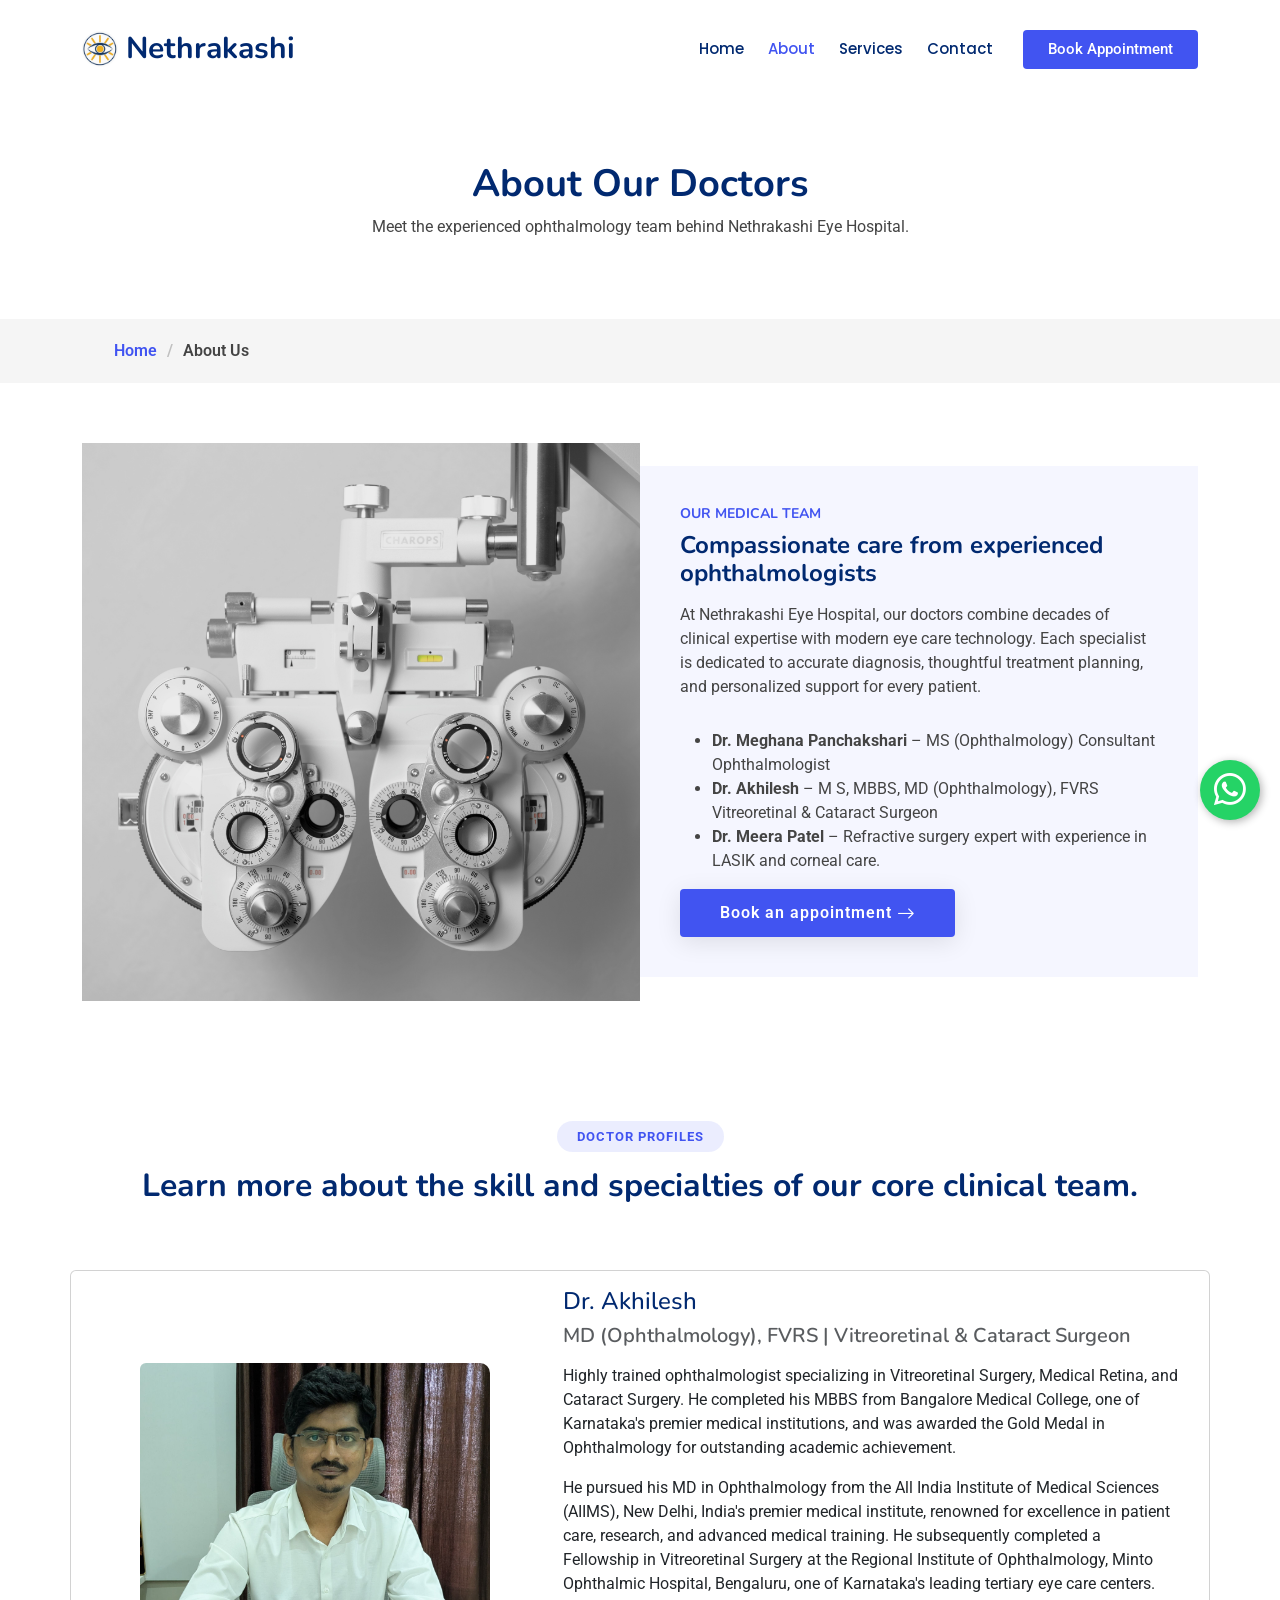
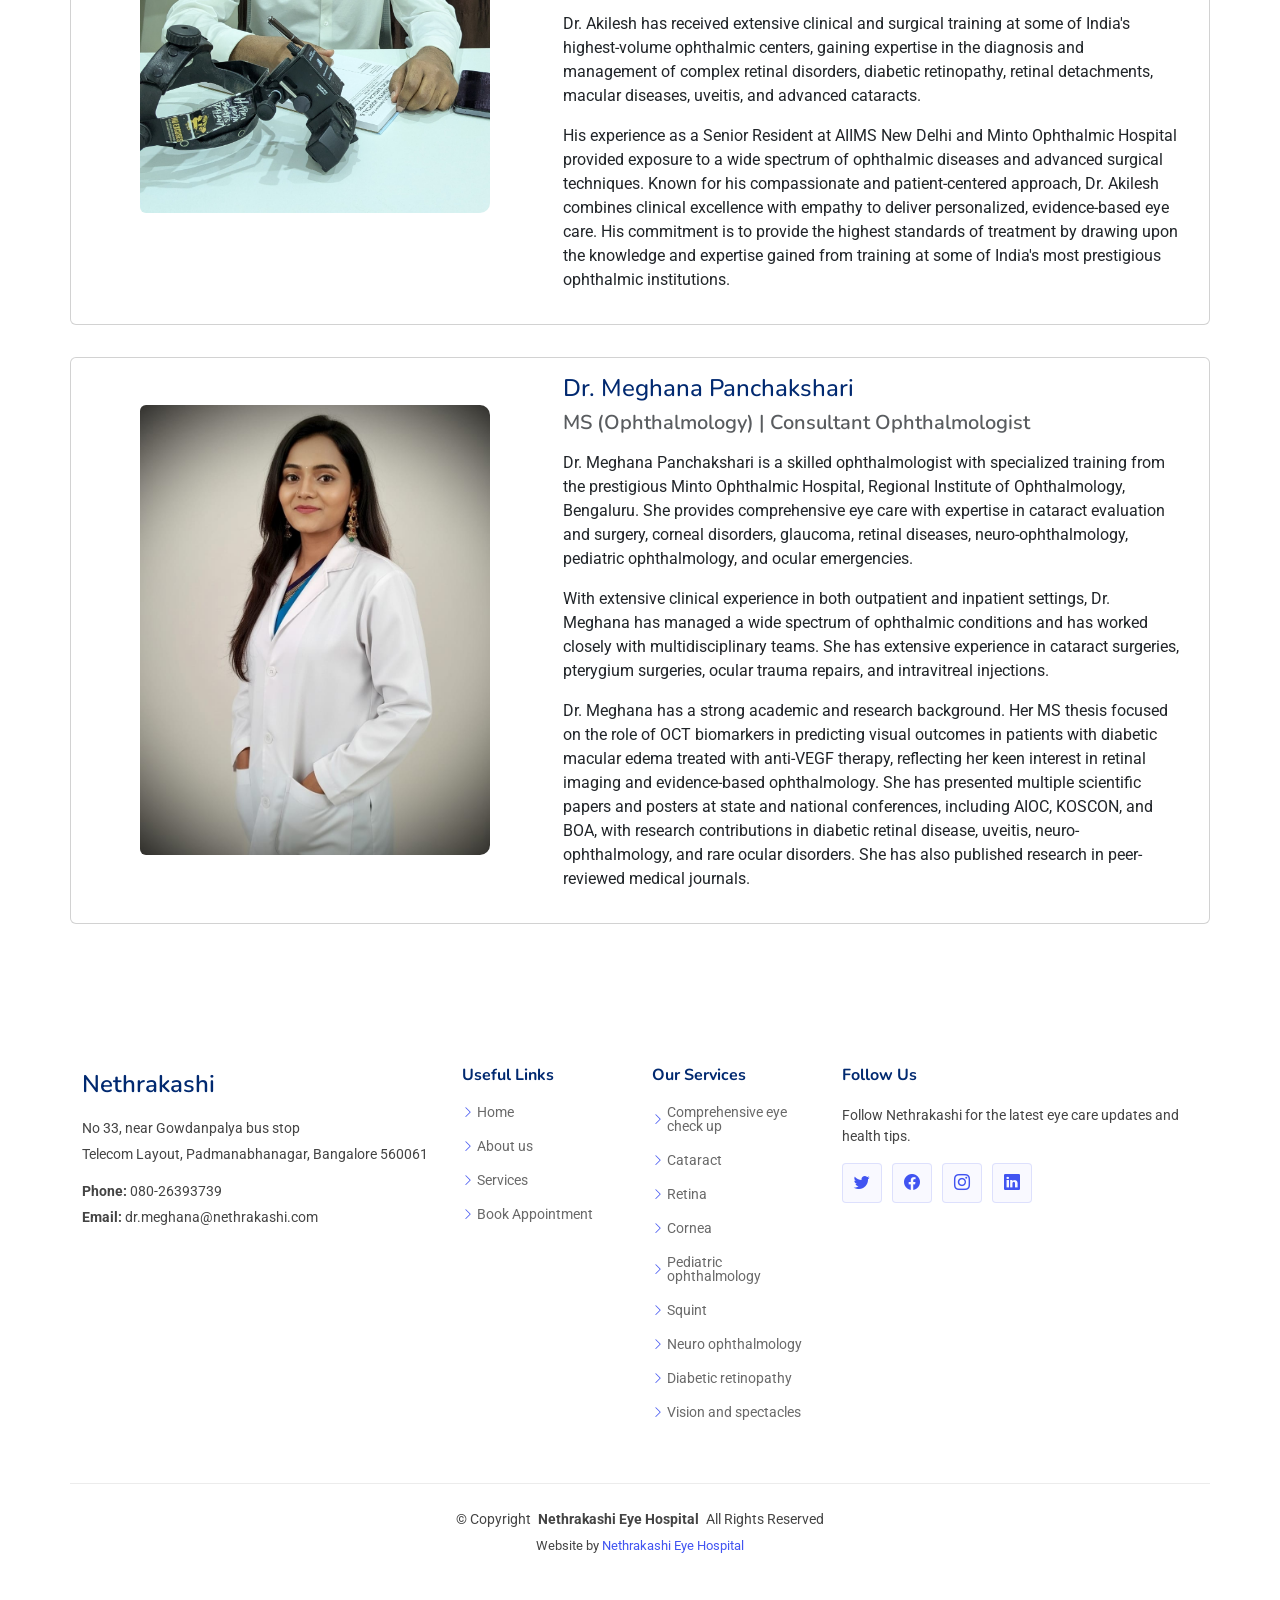
<file: about.html>
<!DOCTYPE html>
<html lang="en">

<head>
  <meta charset="utf-8">
  <meta content="width=device-width, initial-scale=1.0" name="viewport">
  <title>About Us - Nethrakashi Eye Hospital</title>
  <meta name="description" content="About the doctors and care team at Nethrakashi Eye Hospital">
  <meta name="keywords" content="Eye hospital, doctors, ophthalmology, eye care, about us">

  <!-- Favicons -->
  <link href="assets/img/favicon.png" rel="icon">
  <link href="assets/img/apple-touch-icon.png" rel="apple-touch-icon">

  <!-- Fonts -->
  <link href="https://fonts.googleapis.com" rel="preconnect">
  <link href="https://fonts.gstatic.com" rel="preconnect" crossorigin>
  <link href="https://fonts.googleapis.com/css2?family=Roboto:ital,wght@0,100;0,300;0,400;0,500;0,700;0,900;1,100;1,300;1,400;1,500;1,700;1,900&family=Poppins:ital,wght@0,100;0,200;0,300;0,400;0,500;0,600;0,700;0,800;0,900;1,100;1,200;1,300;1,400;1,500;1,600;1,700;1,800;1,900&family=Nunito:ital,wght@0,200;0,300;0,400;0,500;0,600;0,700;0,800;0,900;1,200;1,300;1,400;1,500;1,600;1,700;1,800;1,900&display=swap" rel="stylesheet">

  <!-- Vendor CSS Files -->
  <link href="assets/vendor/bootstrap/css/bootstrap.min.css" rel="stylesheet">
  <link href="assets/vendor/bootstrap-icons/bootstrap-icons.css" rel="stylesheet">
  <link href="assets/vendor/aos/aos.css" rel="stylesheet">
  <link href="assets/vendor/glightbox/css/glightbox.min.css" rel="stylesheet">
  <link href="assets/vendor/swiper/swiper-bundle.min.css" rel="stylesheet">

  <!-- Main CSS File -->
  <link href="assets/css/main.css" rel="stylesheet">
</head>

<body class="about-page">

  <header id="header" class="header d-flex align-items-center fixed-top">
    <div class="container-fluid container-xl position-relative d-flex align-items-center">

      <a href="index.html" class="logo d-flex align-items-center me-auto">
        <img src="assets/img/logo.png" alt="">
        <h1 class="sitename">Nethrakashi</h1>
      </a>

      <nav id="navmenu" class="navmenu">
        <ul>
          <li><a href="index.html">Home</a></li>
          <li><a href="about.html" class="active">About</a></li>
          <li><a href="service-details.html">Services</a></li>
          <li><a href="index.html#contact">Contact</a></li>
        </ul>
        <i class="mobile-nav-toggle d-xl-none bi bi-list"></i>
      </nav>

      <a class="btn-getstarted flex-md-shrink-0" href="booking.html">Book Appointment</a>

    </div>
  </header>

  <main class="main">
  <a href="https://wa.me/919008350847?text=Hi,%20can%20I%20know%20more%20about%20this?"
   class="whatsapp-float"
   target="_blank"
   aria-label="Chat on WhatsApp">
    <i class="bi bi-whatsapp"></i>
</a>
    <div class="page-title">
      <div class="heading">
        <div class="container">
          <div class="row d-flex justify-content-center text-center">
            <div class="col-lg-8">
              <h1>About Our Doctors</h1>
              <p class="mb-0">Meet the experienced ophthalmology team behind Nethrakashi Eye Hospital.</p>
            </div>
          </div>
        </div>
      </div>
      <nav class="breadcrumbs">
        <div class="container">
          <ol>
            <li><a href="index.html">Home</a></li>
            <li class="current">About Us</li>
          </ol>
        </div>
      </nav>
    </div>

    <section id="about" class="about section">
      <div class="container" data-aos="fade-up">
        <div class="row gx-0 align-items-center">

          <div class="col-lg-6 d-flex align-items-center" data-aos="zoom-out" data-aos-delay="200">
            <img src="assets/img/about.jpg" class="img-fluid" alt="About our doctors">
          </div>

          <div class="col-lg-6 d-flex flex-column justify-content-center" data-aos="fade-up" data-aos-delay="200">
            <div class="content">
              <h3>Our Medical Team</h3>
              <h2>Compassionate care from experienced ophthalmologists</h2>
              <p>At Nethrakashi Eye Hospital, our doctors combine decades of clinical expertise with modern eye care technology. Each specialist is dedicated to accurate diagnosis, thoughtful treatment planning, and personalized support for every patient.</p>
              <ul>
                <li><strong>Dr. Meghana Panchakshari</strong> – MS (Ophthalmology) Consultant Ophthalmologist</li>
                <li><strong>Dr. Akhilesh</strong> – M S, MBBS, MD (Ophthalmology), FVRS Vitreoretinal & Cataract Surgeon</li>
                <li><strong>Dr. Meera Patel</strong> – Refractive surgery expert with experience in LASIK and corneal care.</li>
              </ul>
              <div class="text-center text-lg-start">
                <a href="booking.html" class="btn-read-more d-inline-flex align-items-center justify-content-center align-self-center">
                  <span>Book an appointment</span>
                  <i class="bi bi-arrow-right"></i>
                </a>
              </div>
            </div>
          </div>

        </div>
      </div>
    </section>

    <section id="doctor-profiles" class="section">
      <div class="container" data-aos="fade-up">
        <div class="section-title">
          <h2>Doctor Profiles</h2>
          <p>Learn more about the skill and specialties of our core clinical team.</p>
        </div>

        <div class="row gy-4" style="margin-bottom: 2rem;">
            <div class="card doctor-card h-100" data-aos="fade-up" data-aos-delay="100">
              <div class="row g-0 align-items-center">
                <div class="col-md-5">
                  <img src="assets/img/team/team-1.jpg" class="img-fluid rounded-start" alt="Dr. Akhilesh">
                </div>
                <div class="col-md-7">
                  <div class="card-body">
                    <h3 class="fs-4">Dr. Akhilesh</h3>
                    <h5 class="text-muted fw-semibold mb-3">MD (Ophthalmology), FVRS | Vitreoretinal & Cataract Surgeon</h5>
                    <p class="fs-6">Highly trained ophthalmologist specializing in Vitreoretinal Surgery, Medical Retina, and Cataract Surgery. He completed his MBBS from Bangalore Medical College, one of Karnataka's premier medical institutions, and was awarded the Gold Medal in Ophthalmology for outstanding academic achievement.</p>
                    <p class="fs-6">He pursued his MD in Ophthalmology from the All India Institute of Medical Sciences (AIIMS), New Delhi, India's premier medical institute, renowned for excellence in patient care, research, and advanced medical training. He subsequently completed a Fellowship in Vitreoretinal Surgery at the Regional Institute of Ophthalmology, Minto Ophthalmic Hospital, Bengaluru, one of Karnataka's leading tertiary eye care centers.</p>
                    <p class="fs-6">Dr. Akilesh has received extensive clinical and surgical training at some of India's highest-volume ophthalmic centers, gaining expertise in the diagnosis and management of complex retinal disorders, diabetic retinopathy, retinal detachments, macular diseases, uveitis, and advanced cataracts. </p>
                    <p class="fs-6">His experience as a Senior Resident at AIIMS New Delhi and Minto Ophthalmic Hospital provided exposure to a wide spectrum of ophthalmic diseases and advanced surgical techniques.
                      Known for his compassionate and patient-centered approach, Dr. Akilesh combines clinical excellence with empathy to deliver personalized, evidence-based eye care. His commitment is to provide the highest standards of treatment by drawing upon the knowledge and expertise gained from training at some of India's most prestigious ophthalmic institutions.</p>
                  </div>
                </div>
              </div>
            </div>
        </div>

        <div class="row gy-4" style="margin-bottom: 2rem;">
            <div class="card doctor-card h-100" data-aos="fade-up" data-aos-delay="100">
              <div class="row g-0 align-items-center">
                <div class="col-md-5">
                  <img src="assets/img/team/team-2.jpg" class="img-fluid rounded-start" alt="Dr. Meghana Panchakshari">
                </div>
                <div class="col-md-7">
                  <div class="card-body">
                    <h3 class="fs-4">Dr. Meghana Panchakshari</h3>
                    <h5 class="text-muted fw-semibold mb-3">MS (Ophthalmology) | Consultant Ophthalmologist</h5>
                    <p class="fs-6">Dr. Meghana Panchakshari is a skilled ophthalmologist with specialized training from the prestigious Minto Ophthalmic Hospital, Regional Institute of Ophthalmology, Bengaluru. She provides comprehensive eye care with expertise in cataract evaluation and surgery, corneal disorders, glaucoma, retinal diseases, neuro-ophthalmology, pediatric ophthalmology, and ocular emergencies.</p>
                    <p class="fs-6">With extensive clinical experience in both outpatient and inpatient settings, Dr. Meghana has managed a wide spectrum of ophthalmic conditions and has worked closely with multidisciplinary teams. She has extensive experience in cataract surgeries, pterygium surgeries, ocular trauma repairs, and intravitreal injections.</p>
                    <p class="fs-6">Dr. Meghana has a strong academic and research background. Her MS thesis focused on the role of OCT biomarkers in predicting visual outcomes in patients with diabetic macular edema treated with anti-VEGF therapy, reflecting her keen interest in retinal imaging and evidence-based ophthalmology. She has presented multiple scientific papers and posters at state and national conferences, including AIOC, KOSCON, and BOA, with research contributions in diabetic retinal disease, uveitis, neuro-ophthalmology, and rare ocular disorders. She has also published research in peer-reviewed medical journals.</p>
                  </div>
                </div>
              </div>
            </div>
        </div>
      </div>
    </section>

  </main>

  <footer id="footer" class="footer">

    <div class="container footer-top">
      <div class="row gy-4">
        <div class="col-lg-4 col-md-6 footer-about">
          <a href="index.html" class="d-flex align-items-center">
            <span class="sitename">Nethrakashi</span>
          </a>
          <div class="footer-contact pt-3">
            <p>No 33, near Gowdanpalya bus stop</p>
            <p>Telecom Layout, Padmanabhanagar, Bangalore 560061</p>
            <p class="mt-3"><strong>Phone:</strong> <span>080-26393739</span></p>
            <p><strong>Email:</strong> <span>dr.meghana@nethrakashi.com</span></p>
          </div>
        </div>

        <div class="col-lg-2 col-md-3 footer-links">
          <h4>Useful Links</h4>
          <ul>
            <li><i class="bi bi-chevron-right"></i> <a href="index.html">Home</a></li>
            <li><i class="bi bi-chevron-right"></i> <a href="about.html">About us</a></li>
            <li><i class="bi bi-chevron-right"></i> <a href="index.html#services">Services</a></li>
            <li><i class="bi bi-chevron-right"></i> <a href="booking.html">Book Appointment</a></li>
          </ul>
        </div>

        <div class="col-lg-2 col-md-3 footer-links">
          <h4>Our Services</h4>
          <ul>
            <li><i class="bi bi-chevron-right"></i> <a href="index.html#services">Comprehensive eye check up</a></li>
            <li><i class="bi bi-chevron-right"></i> <a href="index.html#services">Cataract</a></li>
            <li><i class="bi bi-chevron-right"></i> <a href="index.html#services">Retina</a></li>
            <li><i class="bi bi-chevron-right"></i> <a href="index.html#services">Cornea</a></li>
            <li><i class="bi bi-chevron-right"></i> <a href="index.html#services">Pediatric ophthalmology</a></li>
            <li><i class="bi bi-chevron-right"></i> <a href="index.html#services">Squint</a></li>
            <li><i class="bi bi-chevron-right"></i> <a href="index.html#services">Neuro ophthalmology</a></li>
            <li><i class="bi bi-chevron-right"></i> <a href="index.html#services">Diabetic retinopathy</a></li>
            <li><i class="bi bi-chevron-right"></i> <a href="index.html#services">Vision and spectacles</a></li>
          </ul>
        </div>

        <div class="col-lg-4 col-md-12">
          <h4>Follow Us</h4>
          <p>Follow Nethrakashi for the latest eye care updates and health tips.</p>
          <div class="social-links d-flex">
            <a href="https://twitter.com/nethrakashi" aria-label="Twitter"><i class="bi bi-twitter"></i></a>
            <a href="https://www.facebook.com/nethrakashi" aria-label="Facebook"><i class="bi bi-facebook"></i></a>
            <a href="https://www.instagram.com/nethra.kashi/" aria-label="Instagram"><i class="bi bi-instagram"></i></a>
            <a href="https://www.linkedin.com/company/nethrakashi" aria-label="LinkedIn"><i class="bi bi-linkedin"></i></a>
          </div>
        </div>

      </div>
    </div>

    <div class="container copyright text-center mt-4">
      <p>© <span>Copyright</span> <strong class="px-1 sitename">Nethrakashi Eye Hospital</strong> <span>All Rights Reserved</span></p>
      <div class="credits">
        Website by <a href="index.html">Nethrakashi Eye Hospital</a>
      </div>
    </div>

  </footer>

  <a href="#" id="scroll-top" class="scroll-top d-flex align-items-center justify-content-center"><i class="bi bi-arrow-up-short"></i></a>

  <!-- Vendor JS Files -->
  <script src="assets/vendor/bootstrap/js/bootstrap.bundle.min.js"></script>
  <script src="assets/vendor/php-email-form/validate.js"></script>
  <script src="assets/vendor/aos/aos.js"></script>
  <script src="assets/vendor/glightbox/js/glightbox.min.js"></script>
  <script src="assets/vendor/purecounter/purecounter_vanilla.js"></script>
  <script src="assets/vendor/imagesloaded/imagesloaded.pkgd.min.js"></script>
  <script src="assets/vendor/isotope-layout/isotope.pkgd.min.js"></script>
  <script src="assets/vendor/swiper/swiper-bundle.min.js"></script>

  <!-- Main JS File -->
  <script src="assets/js/main.js"></script>

</body>

</html>
</file>
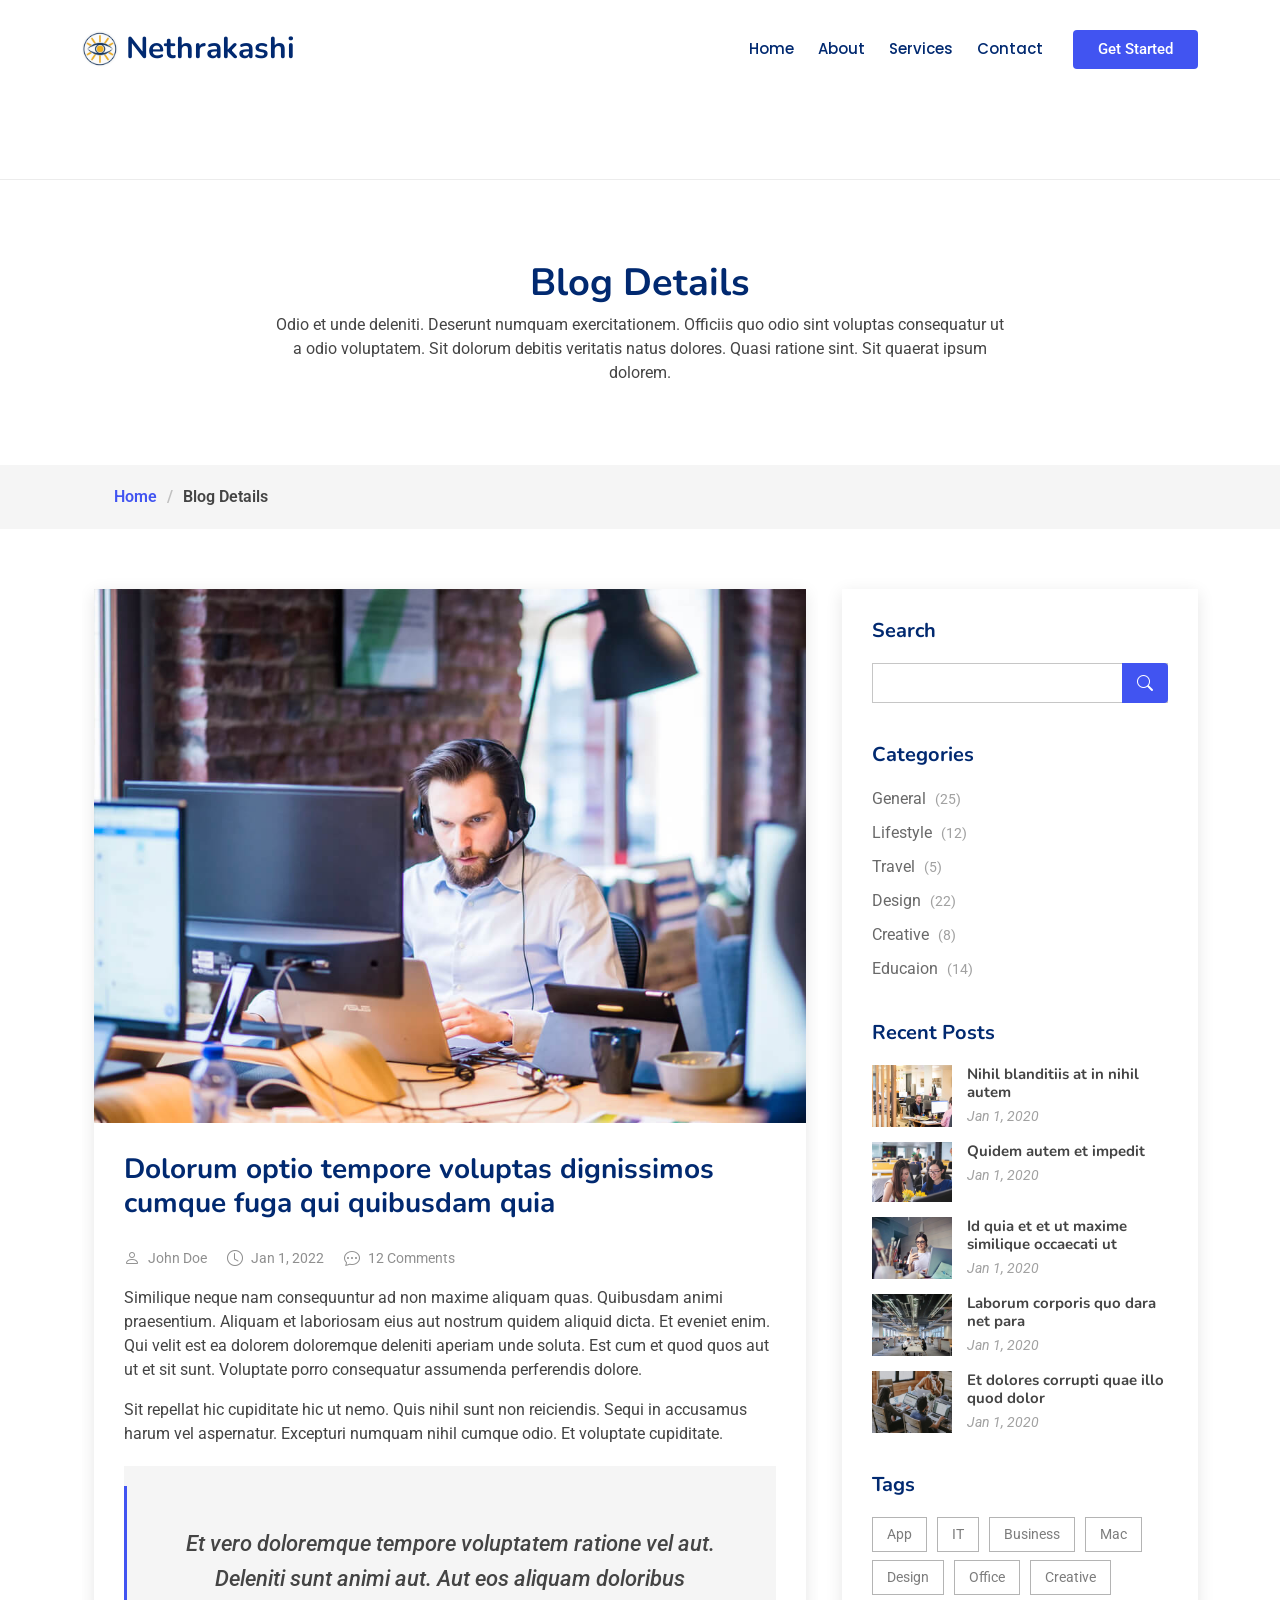
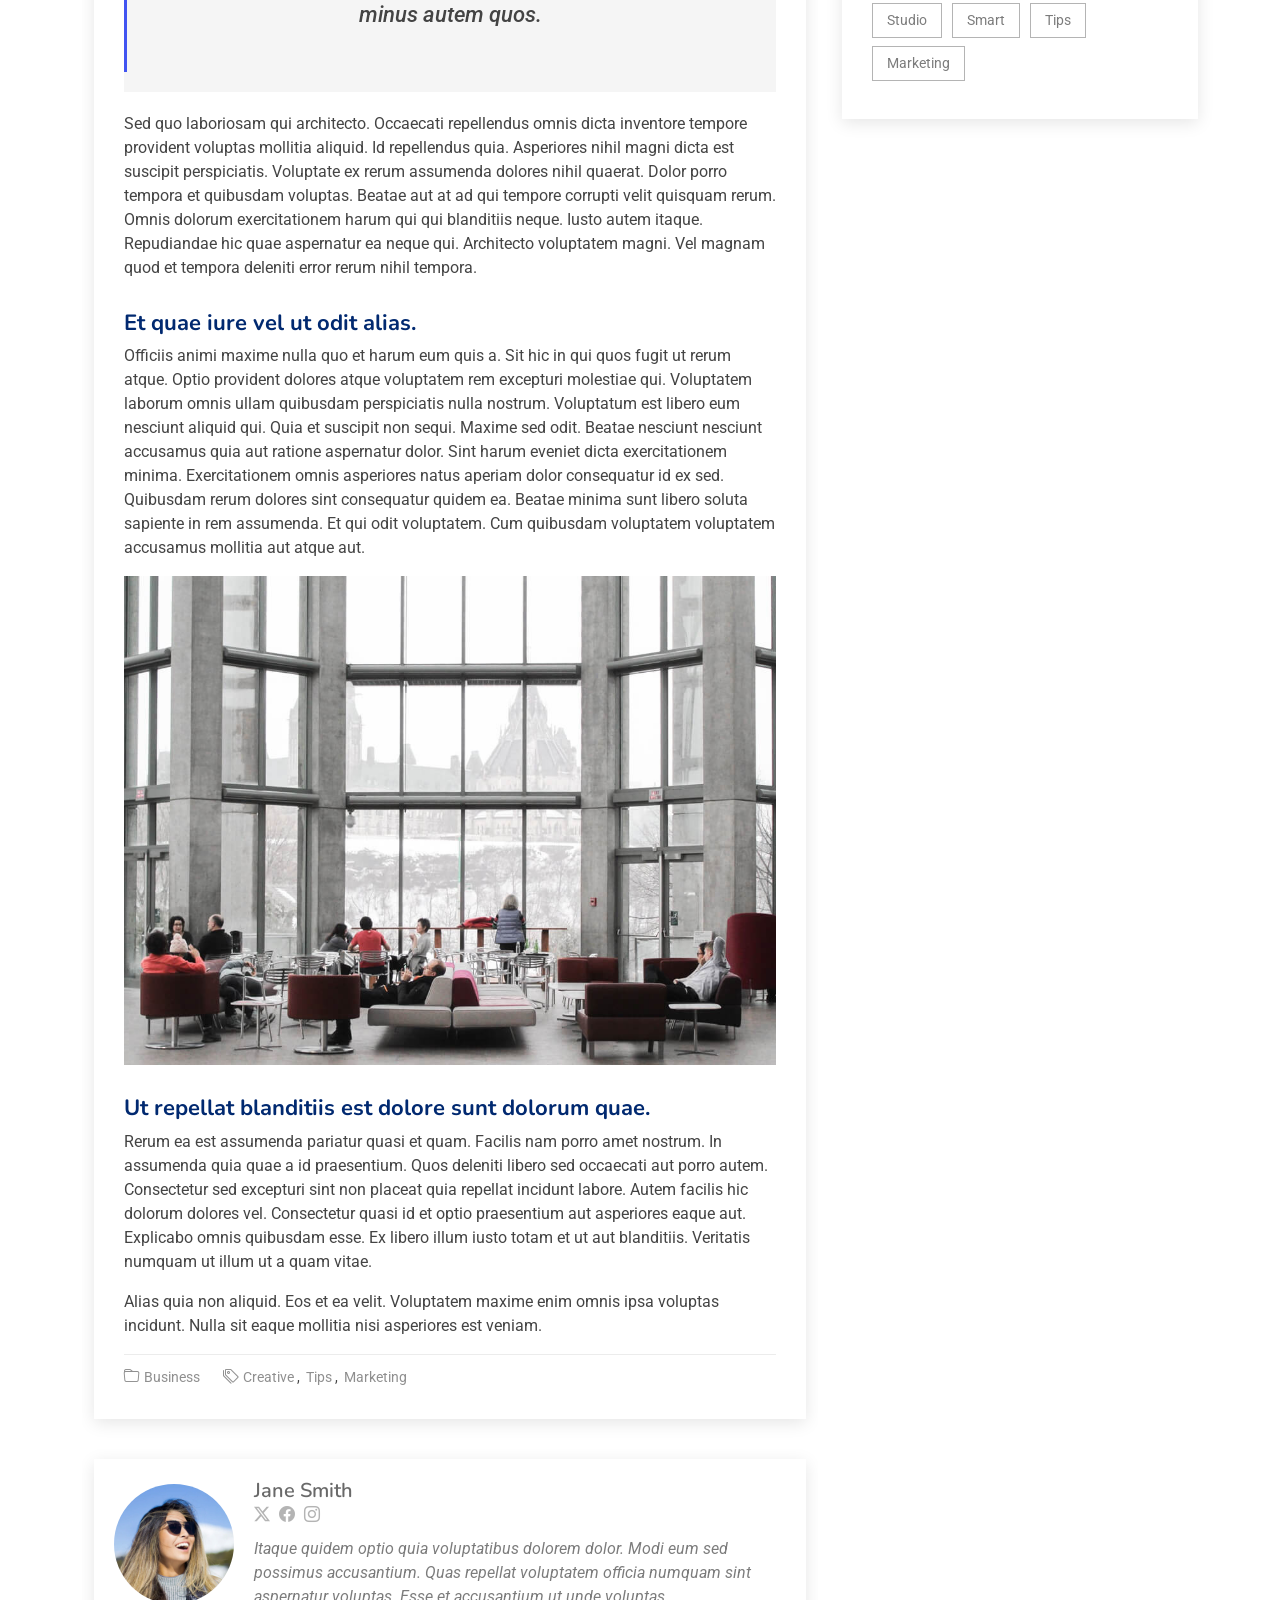
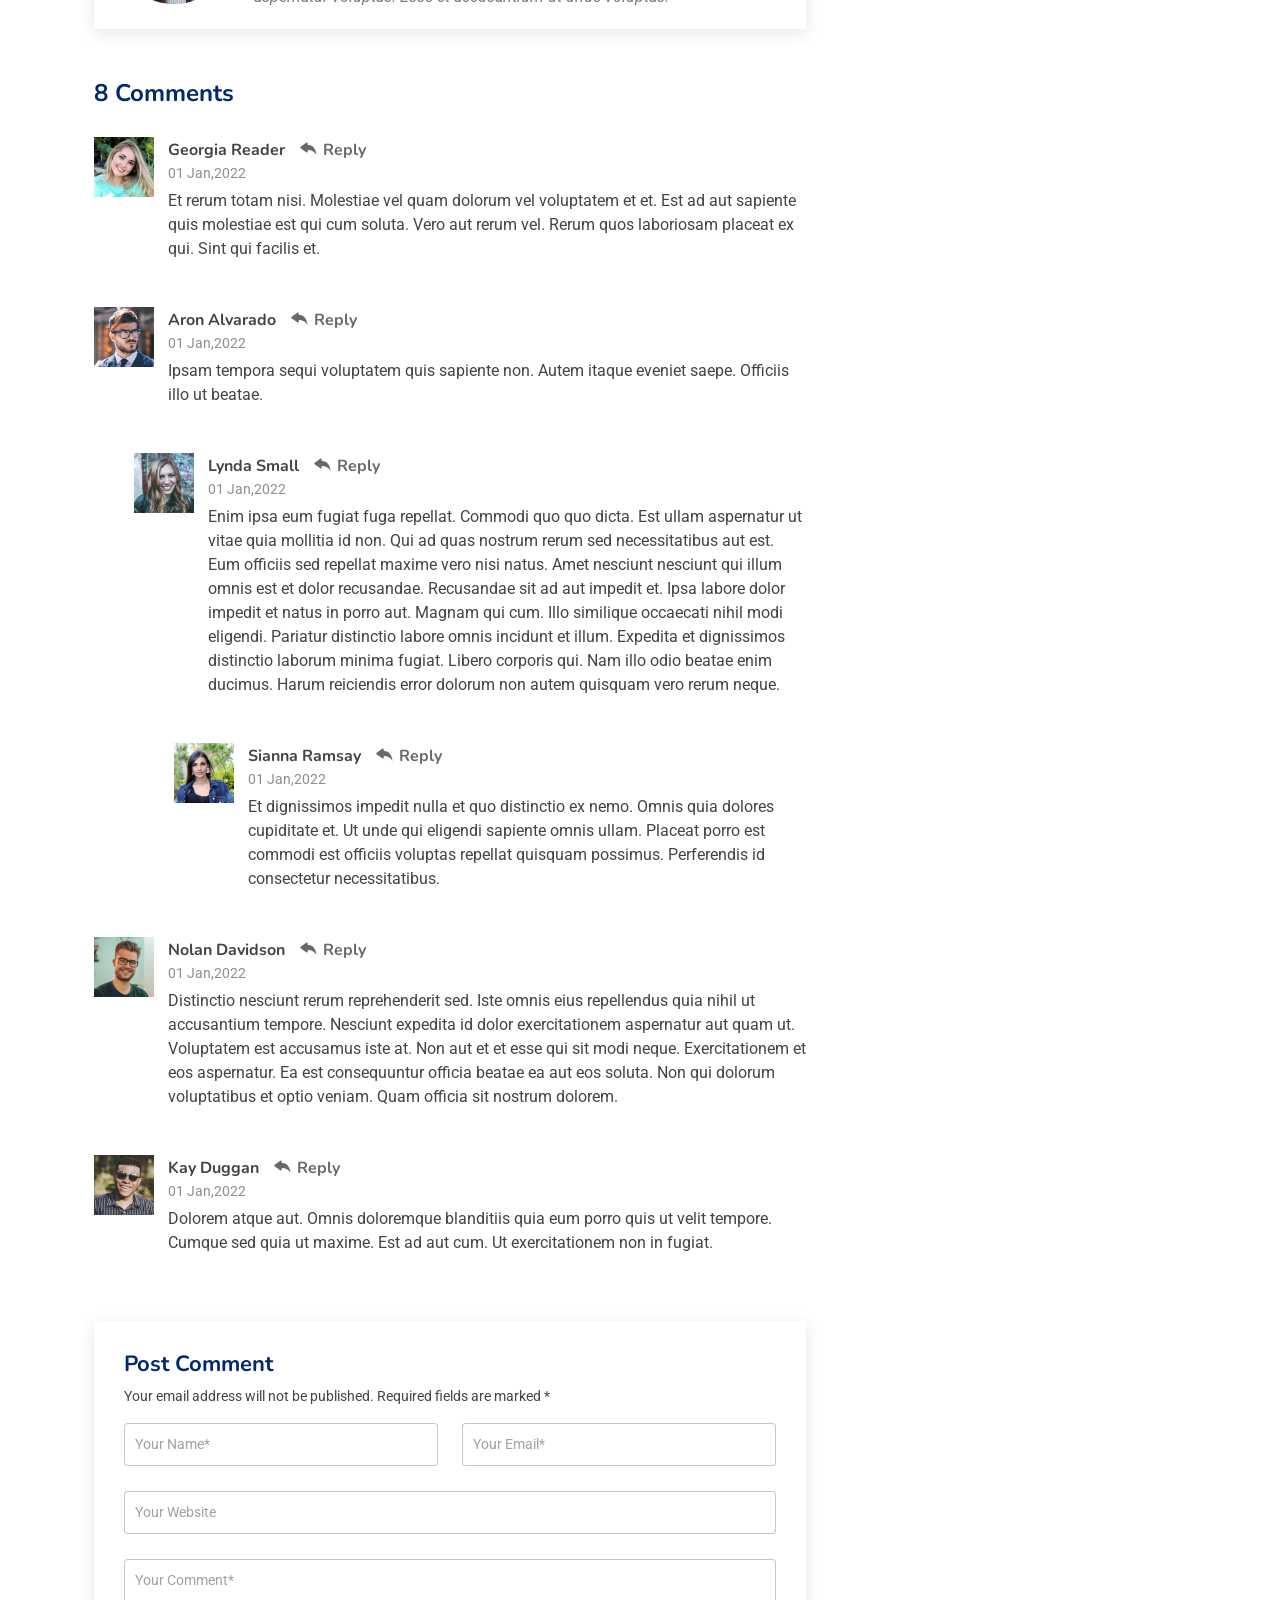
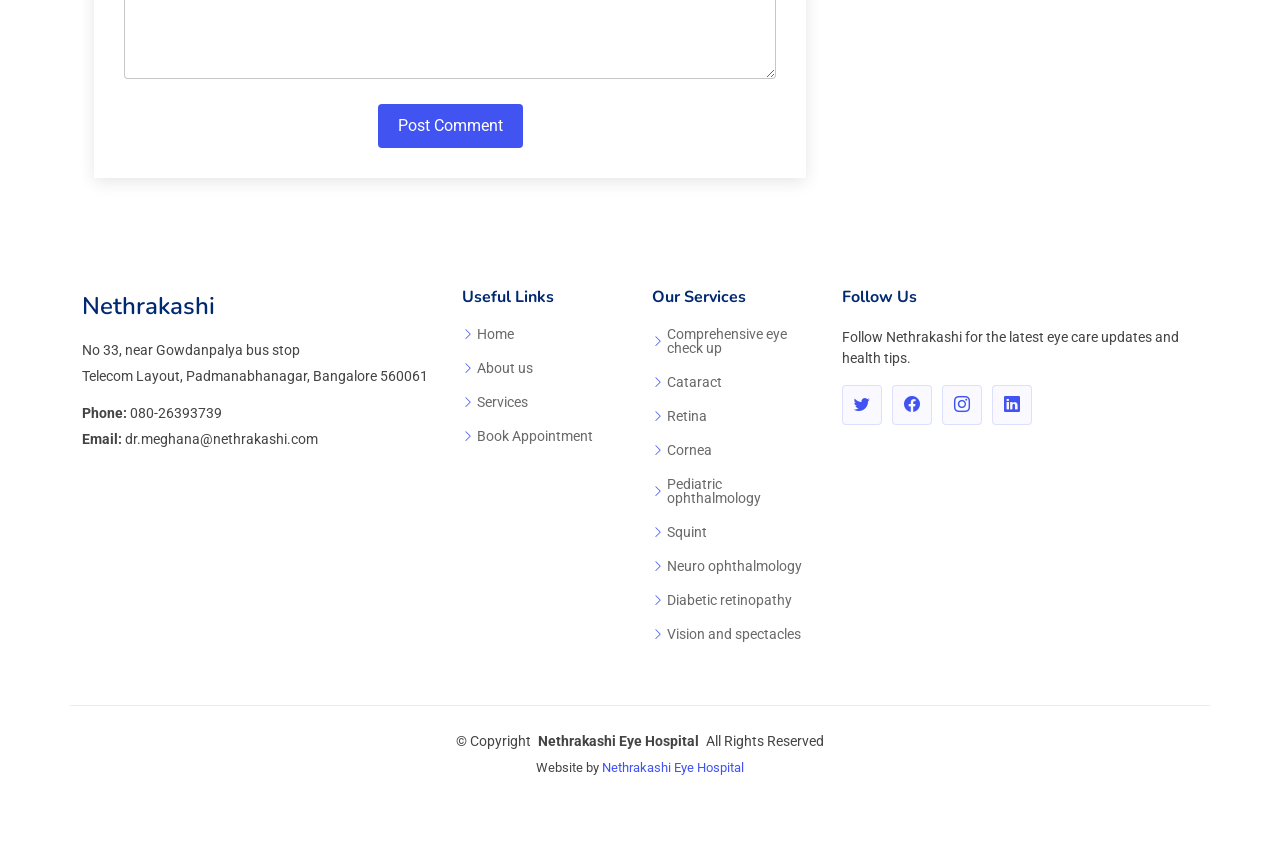
<file: blog-details.html>
<!DOCTYPE html>
<html lang="en">

<head>
  <meta charset="utf-8">
  <meta content="width=device-width, initial-scale=1.0" name="viewport">
  <title>Blog Details - Nethrakashi Eye Hospital</title>
  <meta name="description" content="Nethrakashi Eye Hospital blog details and stories.">
  <meta name="keywords" content="Nethrakashi blog details, eye health stories, ophthalmology articles">

  <!-- Favicons -->
  <link href="assets/img/favicon.png" rel="icon">
  <link href="assets/img/apple-touch-icon.png" rel="apple-touch-icon">

  <!-- Fonts -->
  <link href="https://fonts.googleapis.com" rel="preconnect">
  <link href="https://fonts.gstatic.com" rel="preconnect" crossorigin>
  <link href="https://fonts.googleapis.com/css2?family=Roboto:ital,wght@0,100;0,300;0,400;0,500;0,700;0,900;1,100;1,300;1,400;1,500;1,700;1,900&family=Poppins:ital,wght@0,100;0,200;0,300;0,400;0,500;0,600;0,700;0,800;0,900;1,100;1,200;1,300;1,400;1,500;1,600;1,700;1,800;1,900&family=Nunito:ital,wght@0,200;0,300;0,400;0,500;0,600;0,700;0,800;0,900;1,200;1,300;1,400;1,500;1,600;1,700;1,800;1,900&display=swap" rel="stylesheet">

  <!-- Vendor CSS Files -->
  <link href="assets/vendor/bootstrap/css/bootstrap.min.css" rel="stylesheet">
  <link href="assets/vendor/bootstrap-icons/bootstrap-icons.css" rel="stylesheet">
  <link href="assets/vendor/aos/aos.css" rel="stylesheet">
  <link href="assets/vendor/glightbox/css/glightbox.min.css" rel="stylesheet">
  <link href="assets/vendor/swiper/swiper-bundle.min.css" rel="stylesheet">

  <!-- Main CSS File -->
  <link href="assets/css/main.css" rel="stylesheet">


</head>

<body class="blog-details-page">

  <header id="header" class="header d-flex align-items-center sticky-top">
    <div class="container-fluid container-xl position-relative d-flex align-items-center">

      <a href="index.html" class="logo d-flex align-items-center me-auto">
        <!-- Uncomment the line below if you also wish to use an image logo -->
        <img src="assets/img/logo.png" alt="">
        <h1 class="sitename">Nethrakashi</h1>
      </a>

      <nav id="navmenu" class="navmenu">
        <ul>
          <li><a href="index.html">Home</a></li>
          <li><a href="about.html">About</a></li>
          <li><a href="service-details.html">Services</a></li>
          <li><a href="index.html#contact">Contact</a></li>
        </ul>
        <i class="mobile-nav-toggle d-xl-none bi bi-list"></i>
      </nav>

      <a class="btn-getstarted flex-md-shrink-0" href="index.html#about">Get Started</a>

    </div>
  </header>

  <main class="main">

    <!-- Page Title -->
    <div class="page-title">
      <div class="heading">
        <div class="container">
          <div class="row d-flex justify-content-center text-center">
            <div class="col-lg-8">
              <h1>Blog Details</h1>
              <p class="mb-0">Odio et unde deleniti. Deserunt numquam exercitationem. Officiis quo odio sint voluptas consequatur ut a odio voluptatem. Sit dolorum debitis veritatis natus dolores. Quasi ratione sint. Sit quaerat ipsum dolorem.</p>
            </div>
          </div>
        </div>
      </div>
      <nav class="breadcrumbs">
        <div class="container">
          <ol>
            <li><a href="index.html">Home</a></li>
            <li class="current">Blog Details</li>
          </ol>
        </div>
      </nav>
    </div><!-- End Page Title -->

    <div class="container">
      <div class="row">

        <div class="col-lg-8">

          <!-- Blog Details Section -->
          <section id="blog-details" class="blog-details section">
            <div class="container">

              <article class="article">

                <div class="post-img">
                  <img src="assets/img/blog/blog-1.jpg" alt="" class="img-fluid">
                </div>

                <h2 class="title">Dolorum optio tempore voluptas dignissimos cumque fuga qui quibusdam quia</h2>

                <div class="meta-top">
                  <ul>
                    <li class="d-flex align-items-center"><i class="bi bi-person"></i> <a href="blog-details.html">John Doe</a></li>
                    <li class="d-flex align-items-center"><i class="bi bi-clock"></i> <a href="blog-details.html"><time datetime="2020-01-01">Jan 1, 2022</time></a></li>
                    <li class="d-flex align-items-center"><i class="bi bi-chat-dots"></i> <a href="blog-details.html">12 Comments</a></li>
                  </ul>
                </div><!-- End meta top -->

                <div class="content">
                  <p>
                    Similique neque nam consequuntur ad non maxime aliquam quas. Quibusdam animi praesentium. Aliquam et laboriosam eius aut nostrum quidem aliquid dicta.
                    Et eveniet enim. Qui velit est ea dolorem doloremque deleniti aperiam unde soluta. Est cum et quod quos aut ut et sit sunt. Voluptate porro consequatur assumenda perferendis dolore.
                  </p>

                  <p>
                    Sit repellat hic cupiditate hic ut nemo. Quis nihil sunt non reiciendis. Sequi in accusamus harum vel aspernatur. Excepturi numquam nihil cumque odio. Et voluptate cupiditate.
                  </p>

                  <blockquote>
                    <p>
                      Et vero doloremque tempore voluptatem ratione vel aut. Deleniti sunt animi aut. Aut eos aliquam doloribus minus autem quos.
                    </p>
                  </blockquote>

                  <p>
                    Sed quo laboriosam qui architecto. Occaecati repellendus omnis dicta inventore tempore provident voluptas mollitia aliquid. Id repellendus quia. Asperiores nihil magni dicta est suscipit perspiciatis. Voluptate ex rerum assumenda dolores nihil quaerat.
                    Dolor porro tempora et quibusdam voluptas. Beatae aut at ad qui tempore corrupti velit quisquam rerum. Omnis dolorum exercitationem harum qui qui blanditiis neque.
                    Iusto autem itaque. Repudiandae hic quae aspernatur ea neque qui. Architecto voluptatem magni. Vel magnam quod et tempora deleniti error rerum nihil tempora.
                  </p>

                  <h3>Et quae iure vel ut odit alias.</h3>
                  <p>
                    Officiis animi maxime nulla quo et harum eum quis a. Sit hic in qui quos fugit ut rerum atque. Optio provident dolores atque voluptatem rem excepturi molestiae qui. Voluptatem laborum omnis ullam quibusdam perspiciatis nulla nostrum. Voluptatum est libero eum nesciunt aliquid qui.
                    Quia et suscipit non sequi. Maxime sed odit. Beatae nesciunt nesciunt accusamus quia aut ratione aspernatur dolor. Sint harum eveniet dicta exercitationem minima. Exercitationem omnis asperiores natus aperiam dolor consequatur id ex sed. Quibusdam rerum dolores sint consequatur quidem ea.
                    Beatae minima sunt libero soluta sapiente in rem assumenda. Et qui odit voluptatem. Cum quibusdam voluptatem voluptatem accusamus mollitia aut atque aut.
                  </p>
                  <img src="assets/img/blog/blog-inside-post.jpg" class="img-fluid" alt="">

                  <h3>Ut repellat blanditiis est dolore sunt dolorum quae.</h3>
                  <p>
                    Rerum ea est assumenda pariatur quasi et quam. Facilis nam porro amet nostrum. In assumenda quia quae a id praesentium. Quos deleniti libero sed occaecati aut porro autem. Consectetur sed excepturi sint non placeat quia repellat incidunt labore. Autem facilis hic dolorum dolores vel.
                    Consectetur quasi id et optio praesentium aut asperiores eaque aut. Explicabo omnis quibusdam esse. Ex libero illum iusto totam et ut aut blanditiis. Veritatis numquam ut illum ut a quam vitae.
                  </p>
                  <p>
                    Alias quia non aliquid. Eos et ea velit. Voluptatem maxime enim omnis ipsa voluptas incidunt. Nulla sit eaque mollitia nisi asperiores est veniam.
                  </p>

                </div><!-- End post content -->

                <div class="meta-bottom">
                  <i class="bi bi-folder"></i>
                  <ul class="cats">
                    <li><a href="#">Business</a></li>
                  </ul>

                  <i class="bi bi-tags"></i>
                  <ul class="tags">
                    <li><a href="#">Creative</a></li>
                    <li><a href="#">Tips</a></li>
                    <li><a href="#">Marketing</a></li>
                  </ul>
                </div><!-- End meta bottom -->

              </article>

            </div>
          </section><!-- /Blog Details Section -->

          <!-- Blog Author Section -->
          <section id="blog-author" class="blog-author section">

            <div class="container">
              <div class="author-container d-flex align-items-center">
                <img src="assets/img/blog/blog-author.jpg" class="rounded-circle flex-shrink-0" alt="">
                <div>
                  <h4>Jane Smith</h4>
                  <div class="social-links">
                    <a href="https://x.com/#"><i class="bi bi-twitter-x"></i></a>
                    <a href="https://facebook.com/#"><i class="bi bi-facebook"></i></a>
                    <a href="https://instagram.com/#"><i class="biu bi-instagram"></i></a>
                  </div>
                  <p>
                    Itaque quidem optio quia voluptatibus dolorem dolor. Modi eum sed possimus accusantium. Quas repellat voluptatem officia numquam sint aspernatur voluptas. Esse et accusantium ut unde voluptas.
                  </p>
                </div>
              </div>
            </div>

          </section><!-- /Blog Author Section -->

          <!-- Blog Comments Section -->
          <section id="blog-comments" class="blog-comments section">

            <div class="container">

              <h4 class="comments-count">8 Comments</h4>

              <div id="comment-1" class="comment">
                <div class="d-flex">
                  <div class="comment-img"><img src="assets/img/blog/comments-1.jpg" alt=""></div>
                  <div>
                    <h5><a href="">Georgia Reader</a> <a href="#" class="reply"><i class="bi bi-reply-fill"></i> Reply</a></h5>
                    <time datetime="2020-01-01">01 Jan,2022</time>
                    <p>
                      Et rerum totam nisi. Molestiae vel quam dolorum vel voluptatem et et. Est ad aut sapiente quis molestiae est qui cum soluta.
                      Vero aut rerum vel. Rerum quos laboriosam placeat ex qui. Sint qui facilis et.
                    </p>
                  </div>
                </div>
              </div><!-- End comment #1 -->

              <div id="comment-2" class="comment">
                <div class="d-flex">
                  <div class="comment-img"><img src="assets/img/blog/comments-2.jpg" alt=""></div>
                  <div>
                    <h5><a href="">Aron Alvarado</a> <a href="#" class="reply"><i class="bi bi-reply-fill"></i> Reply</a></h5>
                    <time datetime="2020-01-01">01 Jan,2022</time>
                    <p>
                      Ipsam tempora sequi voluptatem quis sapiente non. Autem itaque eveniet saepe. Officiis illo ut beatae.
                    </p>
                  </div>
                </div>

                <div id="comment-reply-1" class="comment comment-reply">
                  <div class="d-flex">
                    <div class="comment-img"><img src="assets/img/blog/comments-3.jpg" alt=""></div>
                    <div>
                      <h5><a href="">Lynda Small</a> <a href="#" class="reply"><i class="bi bi-reply-fill"></i> Reply</a></h5>
                      <time datetime="2020-01-01">01 Jan,2022</time>
                      <p>
                        Enim ipsa eum fugiat fuga repellat. Commodi quo quo dicta. Est ullam aspernatur ut vitae quia mollitia id non. Qui ad quas nostrum rerum sed necessitatibus aut est. Eum officiis sed repellat maxime vero nisi natus. Amet nesciunt nesciunt qui illum omnis est et dolor recusandae.

                        Recusandae sit ad aut impedit et. Ipsa labore dolor impedit et natus in porro aut. Magnam qui cum. Illo similique occaecati nihil modi eligendi. Pariatur distinctio labore omnis incidunt et illum. Expedita et dignissimos distinctio laborum minima fugiat.

                        Libero corporis qui. Nam illo odio beatae enim ducimus. Harum reiciendis error dolorum non autem quisquam vero rerum neque.
                      </p>
                    </div>
                  </div>

                  <div id="comment-reply-2" class="comment comment-reply">
                    <div class="d-flex">
                      <div class="comment-img"><img src="assets/img/blog/comments-4.jpg" alt=""></div>
                      <div>
                        <h5><a href="">Sianna Ramsay</a> <a href="#" class="reply"><i class="bi bi-reply-fill"></i> Reply</a></h5>
                        <time datetime="2020-01-01">01 Jan,2022</time>
                        <p>
                          Et dignissimos impedit nulla et quo distinctio ex nemo. Omnis quia dolores cupiditate et. Ut unde qui eligendi sapiente omnis ullam. Placeat porro est commodi est officiis voluptas repellat quisquam possimus. Perferendis id consectetur necessitatibus.
                        </p>
                      </div>
                    </div>

                  </div><!-- End comment reply #2-->

                </div><!-- End comment reply #1-->

              </div><!-- End comment #2-->

              <div id="comment-3" class="comment">
                <div class="d-flex">
                  <div class="comment-img"><img src="assets/img/blog/comments-5.jpg" alt=""></div>
                  <div>
                    <h5><a href="">Nolan Davidson</a> <a href="#" class="reply"><i class="bi bi-reply-fill"></i> Reply</a></h5>
                    <time datetime="2020-01-01">01 Jan,2022</time>
                    <p>
                      Distinctio nesciunt rerum reprehenderit sed. Iste omnis eius repellendus quia nihil ut accusantium tempore. Nesciunt expedita id dolor exercitationem aspernatur aut quam ut. Voluptatem est accusamus iste at.
                      Non aut et et esse qui sit modi neque. Exercitationem et eos aspernatur. Ea est consequuntur officia beatae ea aut eos soluta. Non qui dolorum voluptatibus et optio veniam. Quam officia sit nostrum dolorem.
                    </p>
                  </div>
                </div>

              </div><!-- End comment #3 -->

              <div id="comment-4" class="comment">
                <div class="d-flex">
                  <div class="comment-img"><img src="assets/img/blog/comments-6.jpg" alt=""></div>
                  <div>
                    <h5><a href="">Kay Duggan</a> <a href="#" class="reply"><i class="bi bi-reply-fill"></i> Reply</a></h5>
                    <time datetime="2020-01-01">01 Jan,2022</time>
                    <p>
                      Dolorem atque aut. Omnis doloremque blanditiis quia eum porro quis ut velit tempore. Cumque sed quia ut maxime. Est ad aut cum. Ut exercitationem non in fugiat.
                    </p>
                  </div>
                </div>

              </div><!-- End comment #4 -->

            </div>

          </section><!-- /Blog Comments Section -->

          <!-- Comment Form Section -->
          <section id="comment-form" class="comment-form section">
            <div class="container">

              <form action="">

                <h4>Post Comment</h4>
                <p>Your email address will not be published. Required fields are marked * </p>
                <div class="row">
                  <div class="col-md-6 form-group">
                    <input name="name" type="text" class="form-control" placeholder="Your Name*">
                  </div>
                  <div class="col-md-6 form-group">
                    <input name="email" type="text" class="form-control" placeholder="Your Email*">
                  </div>
                </div>
                <div class="row">
                  <div class="col form-group">
                    <input name="website" type="text" class="form-control" placeholder="Your Website">
                  </div>
                </div>
                <div class="row">
                  <div class="col form-group">
                    <textarea name="comment" class="form-control" placeholder="Your Comment*"></textarea>
                  </div>
                </div>

                <div class="text-center">
                  <button type="submit" class="btn btn-primary">Post Comment</button>
                </div>

              </form>

            </div>
          </section><!-- /Comment Form Section -->

        </div>

        <div class="col-lg-4 sidebar">

          <div class="widgets-container">

            <!-- Search Widget -->
            <div class="search-widget widget-item">

              <h3 class="widget-title">Search</h3>
              <form action="">
                <input type="text">
                <button type="submit" title="Search"><i class="bi bi-search"></i></button>
              </form>

            </div><!--/Search Widget -->

            <!-- Categories Widget -->
            <div class="categories-widget widget-item">

              <h3 class="widget-title">Categories</h3>
              <ul class="mt-3">
                <li><a href="#">General <span>(25)</span></a></li>
                <li><a href="#">Lifestyle <span>(12)</span></a></li>
                <li><a href="#">Travel <span>(5)</span></a></li>
                <li><a href="#">Design <span>(22)</span></a></li>
                <li><a href="#">Creative <span>(8)</span></a></li>
                <li><a href="#">Educaion <span>(14)</span></a></li>
              </ul>

            </div><!--/Categories Widget -->

            <!-- Recent Posts Widget -->
            <div class="recent-posts-widget widget-item">

              <h3 class="widget-title">Recent Posts</h3>

              <div class="post-item">
                <img src="assets/img/blog/blog-recent-1.jpg" alt="" class="flex-shrink-0">
                <div>
                  <h4><a href="blog-details.html">Nihil blanditiis at in nihil autem</a></h4>
                  <time datetime="2020-01-01">Jan 1, 2020</time>
                </div>
              </div><!-- End recent post item-->

              <div class="post-item">
                <img src="assets/img/blog/blog-recent-2.jpg" alt="" class="flex-shrink-0">
                <div>
                  <h4><a href="blog-details.html">Quidem autem et impedit</a></h4>
                  <time datetime="2020-01-01">Jan 1, 2020</time>
                </div>
              </div><!-- End recent post item-->

              <div class="post-item">
                <img src="assets/img/blog/blog-recent-3.jpg" alt="" class="flex-shrink-0">
                <div>
                  <h4><a href="blog-details.html">Id quia et et ut maxime similique occaecati ut</a></h4>
                  <time datetime="2020-01-01">Jan 1, 2020</time>
                </div>
              </div><!-- End recent post item-->

              <div class="post-item">
                <img src="assets/img/blog/blog-recent-4.jpg" alt="" class="flex-shrink-0">
                <div>
                  <h4><a href="blog-details.html">Laborum corporis quo dara net para</a></h4>
                  <time datetime="2020-01-01">Jan 1, 2020</time>
                </div>
              </div><!-- End recent post item-->

              <div class="post-item">
                <img src="assets/img/blog/blog-recent-5.jpg" alt="" class="flex-shrink-0">
                <div>
                  <h4><a href="blog-details.html">Et dolores corrupti quae illo quod dolor</a></h4>
                  <time datetime="2020-01-01">Jan 1, 2020</time>
                </div>
              </div><!-- End recent post item-->

            </div><!--/Recent Posts Widget -->

            <!-- Tags Widget -->
            <div class="tags-widget widget-item">

              <h3 class="widget-title">Tags</h3>
              <ul>
                <li><a href="#">App</a></li>
                <li><a href="#">IT</a></li>
                <li><a href="#">Business</a></li>
                <li><a href="#">Mac</a></li>
                <li><a href="#">Design</a></li>
                <li><a href="#">Office</a></li>
                <li><a href="#">Creative</a></li>
                <li><a href="#">Studio</a></li>
                <li><a href="#">Smart</a></li>
                <li><a href="#">Tips</a></li>
                <li><a href="#">Marketing</a></li>
              </ul>

            </div><!--/Tags Widget -->

          </div>

        </div>

      </div>
    </div>

  </main>

  <footer id="footer" class="footer">

    <div class="container footer-top">
      <div class="row gy-4">
        <div class="col-lg-4 col-md-6 footer-about">
          <a href="index.html" class="d-flex align-items-center">
            <span class="sitename">Nethrakashi</span>
          </a>
          <div class="footer-contact pt-3">
            <p>No 33, near Gowdanpalya bus stop</p>
            <p>Telecom Layout, Padmanabhanagar, Bangalore 560061</p>
            <p class="mt-3"><strong>Phone:</strong> <span>080-26393739</span></p>
            <p><strong>Email:</strong> <span>dr.meghana@nethrakashi.com</span></p>
          </div>
        </div>

        <div class="col-lg-2 col-md-3 footer-links">
          <h4>Useful Links</h4>
          <ul>
            <li><i class="bi bi-chevron-right"></i> <a href="index.html">Home</a></li>
            <li><i class="bi bi-chevron-right"></i> <a href="about.html">About us</a></li>
            <li><i class="bi bi-chevron-right"></i> <a href="index.html#services">Services</a></li>
            <li><i class="bi bi-chevron-right"></i> <a href="booking.html">Book Appointment</a></li>
          </ul>
        </div>

        <div class="col-lg-2 col-md-3 footer-links">
          <h4>Our Services</h4>
          <ul>
            <li><i class="bi bi-chevron-right"></i> <a href="index.html#services">Comprehensive eye check up</a></li>
            <li><i class="bi bi-chevron-right"></i> <a href="index.html#services">Cataract</a></li>
            <li><i class="bi bi-chevron-right"></i> <a href="index.html#services">Retina</a></li>
            <li><i class="bi bi-chevron-right"></i> <a href="index.html#services">Cornea</a></li>
            <li><i class="bi bi-chevron-right"></i> <a href="index.html#services">Pediatric ophthalmology</a></li>
            <li><i class="bi bi-chevron-right"></i> <a href="index.html#services">Squint</a></li>
            <li><i class="bi bi-chevron-right"></i> <a href="index.html#services">Neuro ophthalmology</a></li>
            <li><i class="bi bi-chevron-right"></i> <a href="index.html#services">Diabetic retinopathy</a></li>
            <li><i class="bi bi-chevron-right"></i> <a href="index.html#services">Vision and spectacles</a></li>
          </ul>
        </div>

        <div class="col-lg-4 col-md-12">
          <h4>Follow Us</h4>
          <p>Follow Nethrakashi for the latest eye care updates and health tips.</p>
          <div class="social-links d-flex">
            <a href="https://twitter.com/nethrakashi" aria-label="Twitter"><i class="bi bi-twitter"></i></a>
            <a href="https://www.facebook.com/nethrakashi" aria-label="Facebook"><i class="bi bi-facebook"></i></a>
            <a href="https://www.instagram.com/nethra.kashi/" aria-label="Instagram"><i class="bi bi-instagram"></i></a>
            <a href="https://www.linkedin.com/company/nethrakashi" aria-label="LinkedIn"><i class="bi bi-linkedin"></i></a>
          </div>
        </div>

      </div>
    </div>

    <div class="container copyright text-center mt-4">
      <p>© <span>Copyright</span> <strong class="px-1 sitename">Nethrakashi Eye Hospital</strong> <span>All Rights Reserved</span></p>
      <div class="credits">
        Website by <a href="index.html">Nethrakashi Eye Hospital</a>
      </div>
    </div>

  </footer>

  <!-- Scroll Top -->
  <a href="#" id="scroll-top" class="scroll-top d-flex align-items-center justify-content-center"><i class="bi bi-arrow-up-short"></i></a>

  <!-- Vendor JS Files -->
  <script src="assets/vendor/bootstrap/js/bootstrap.bundle.min.js"></script>
  <script src="assets/vendor/php-email-form/validate.js"></script>
  <script src="assets/vendor/aos/aos.js"></script>
  <script src="assets/vendor/glightbox/js/glightbox.min.js"></script>
  <script src="assets/vendor/purecounter/purecounter_vanilla.js"></script>
  <script src="assets/vendor/imagesloaded/imagesloaded.pkgd.min.js"></script>
  <script src="assets/vendor/isotope-layout/isotope.pkgd.min.js"></script>
  <script src="assets/vendor/swiper/swiper-bundle.min.js"></script>

  <!-- Main JS File -->
  <script src="assets/js/main.js"></script>

</body>

</html>
</file>
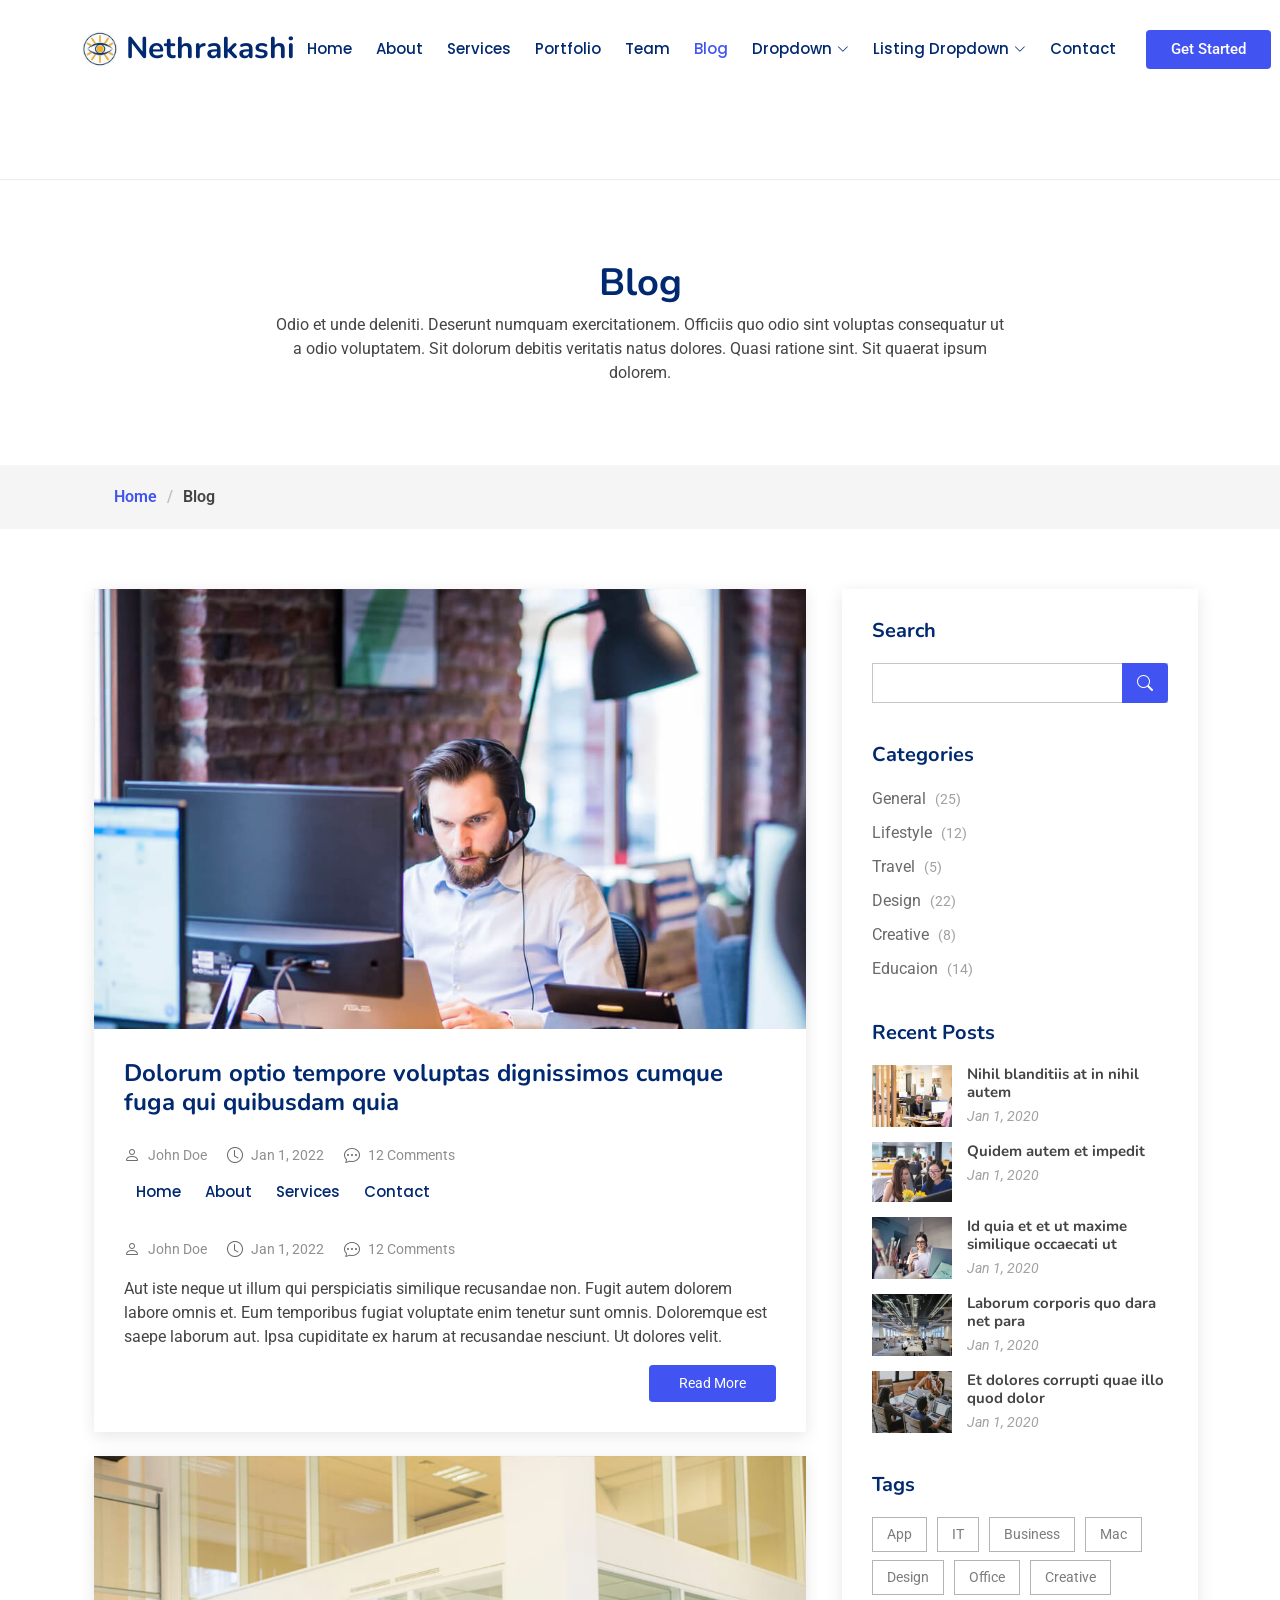
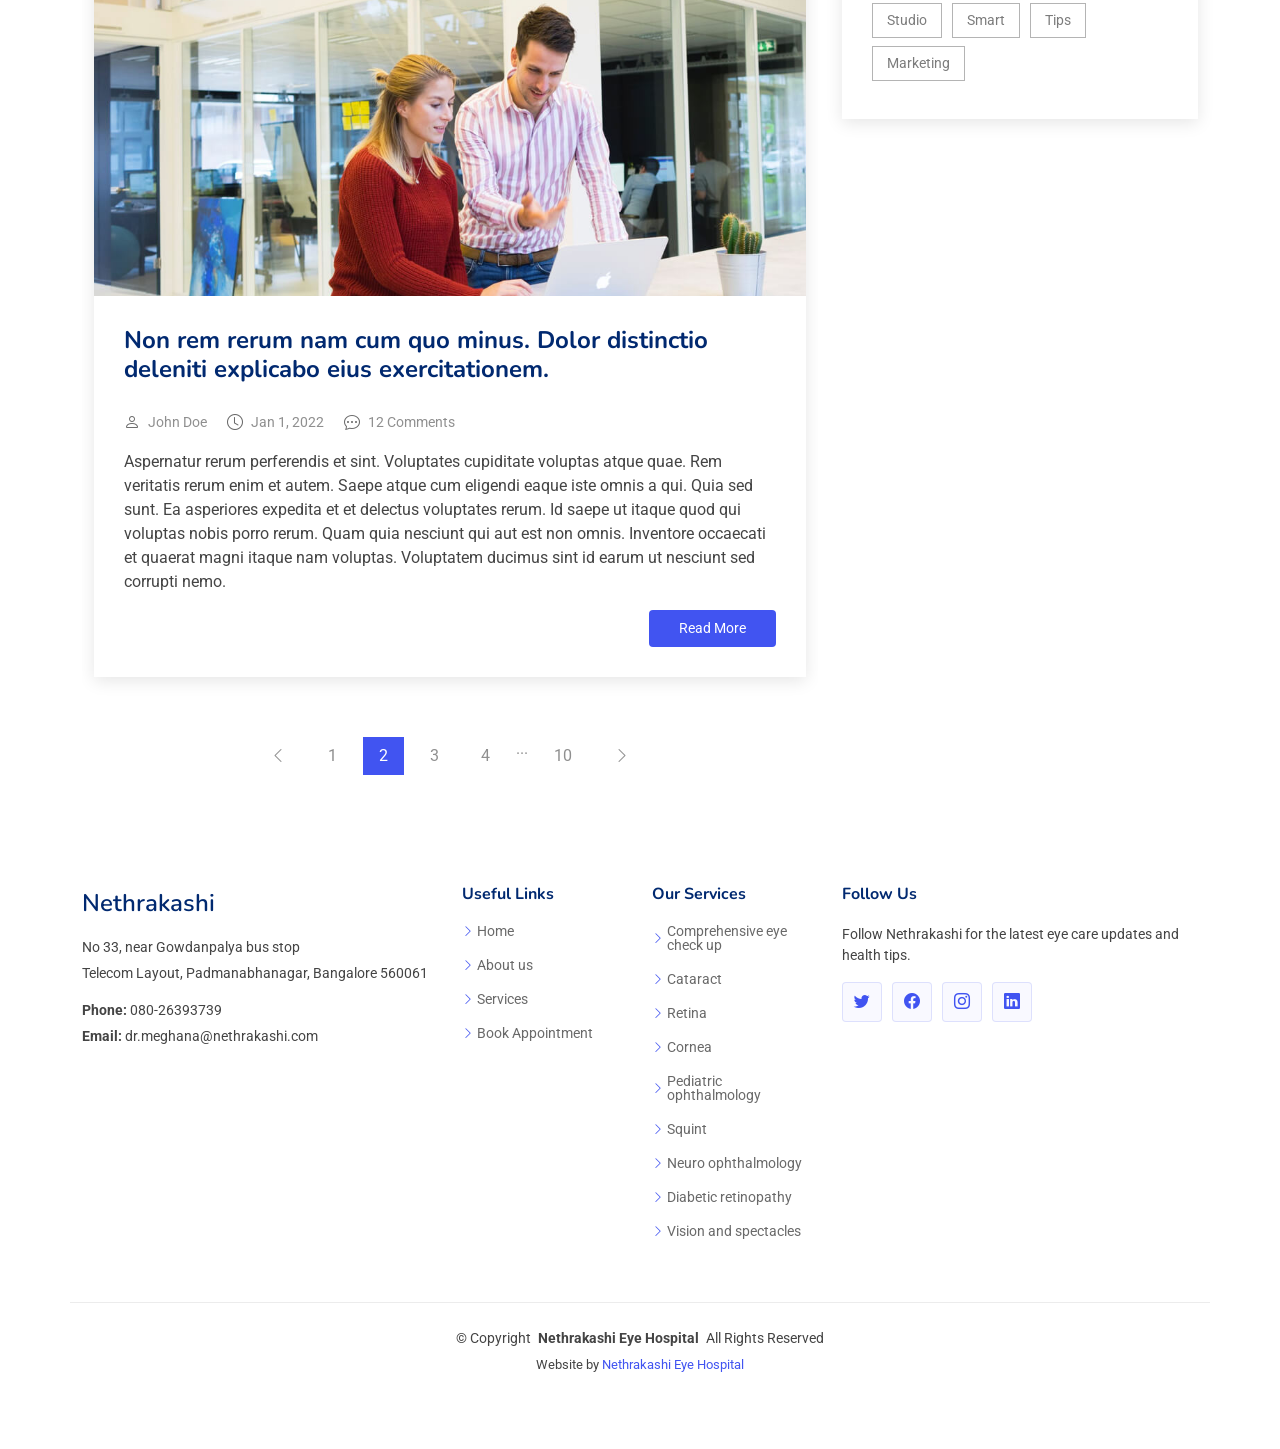
<file: blog.html>
<!DOCTYPE html>
<html lang="en">

<head>
  <meta charset="utf-8">
  <meta content="width=device-width, initial-scale=1.0" name="viewport">
  <title>Blog - Nethrakashi Eye Hospital</title>
  <meta name="description" content="Nethrakashi Eye Hospital blog and news articles.">
  <meta name="keywords" content="Nethrakashi blog, eye care news, ophthalmology updates">

  <!-- Favicons -->
  <link href="assets/img/favicon.png" rel="icon">
  <link href="assets/img/apple-touch-icon.png" rel="apple-touch-icon">

  <!-- Fonts -->
  <link href="https://fonts.googleapis.com" rel="preconnect">
  <link href="https://fonts.gstatic.com" rel="preconnect" crossorigin>
  <link href="https://fonts.googleapis.com/css2?family=Roboto:ital,wght@0,100;0,300;0,400;0,500;0,700;0,900;1,100;1,300;1,400;1,500;1,700;1,900&family=Poppins:ital,wght@0,100;0,200;0,300;0,400;0,500;0,600;0,700;0,800;0,900;1,100;1,200;1,300;1,400;1,500;1,600;1,700;1,800;1,900&family=Nunito:ital,wght@0,200;0,300;0,400;0,500;0,600;0,700;0,800;0,900;1,200;1,300;1,400;1,500;1,600;1,700;1,800;1,900&display=swap" rel="stylesheet">

  <!-- Vendor CSS Files -->
  <link href="assets/vendor/bootstrap/css/bootstrap.min.css" rel="stylesheet">
  <link href="assets/vendor/bootstrap-icons/bootstrap-icons.css" rel="stylesheet">
  <link href="assets/vendor/aos/aos.css" rel="stylesheet">
  <link href="assets/vendor/glightbox/css/glightbox.min.css" rel="stylesheet">
  <link href="assets/vendor/swiper/swiper-bundle.min.css" rel="stylesheet">

  <!-- Main CSS File -->
  <link href="assets/css/main.css" rel="stylesheet">

  <!--.-->
</head>

<body class="blog-page">

  <header id="header" class="header d-flex align-items-center sticky-top">
    <div class="container-fluid container-xl position-relative d-flex align-items-center">

      <a href="index.html" class="logo d-flex align-items-center me-auto">
        <!-- Uncomment the line below if you also wish to use an image logo -->
        <img src="assets/img/logo.png" alt="">
        <h1 class="sitename">Nethrakashi</h1>
      </a>

      <nav id="navmenu" class="navmenu">
        <ul>
          <li><a href="#hero">Home<br></a></li>
          <li><a href="#about">About</a></li>
          <li><a href="service-details.html">Services</a></li>
          <li><a href="#portfolio">Portfolio</a></li>
          <li><a href="#team">Team</a></li>
          <li><a href="blog.html" class="active">Blog</a></li>
          <li class="dropdown"><a href="#"><span>Dropdown</span> <i class="bi bi-chevron-down toggle-dropdown"></i></a>
            <ul>
              <li><a href="#">Dropdown 1</a></li>
              <li class="dropdown"><a href="#"><span>Deep Dropdown</span> <i class="bi bi-chevron-down toggle-dropdown"></i></a>
                <ul>
                  <li><a href="#">Deep Dropdown 1</a></li>
                  <li><a href="#">Deep Dropdown 2</a></li>
                  <li><a href="#">Deep Dropdown 3</a></li>
                  <li><a href="#">Deep Dropdown 4</a></li>
                  <li><a href="#">Deep Dropdown 5</a></li>
                </ul>
              </li>
              <li><a href="#">Dropdown 2</a></li>
              <li><a href="#">Dropdown 3</a></li>
              <li><a href="#">Dropdown 4</a></li>
            </ul>
          </li>
          <li class="listing-dropdown"><a href="#"><span>Listing Dropdown</span> <i class="bi bi-chevron-down toggle-dropdown"></i></a>
            <ul>
              <li>
                <a href="#">Column 1 link 1</a>
                <a href="#">Column 1 link 2</a>
                <a href="#">Column 1 link 3</a>
              </li>
              <li>
                <a href="#">Column 2 link 1</a>
                <a href="#">Column 2 link 2</a>
                <a href="#">Column 3 link 3</a>
              </li>
              <li>
                <a href="#">Column 3 link 1</a>
                <a href="#">Column 3 link 2</a>
                <a href="#">Column 3 link 3</a>
              </li>
              <li>
                <a href="#">Column 4 link 1</a>
                <a href="#">Column 4 link 2</a>
                <a href="#">Column 4 link 3</a>
              </li>
              <li>
                <a href="#">Column 5 link 1</a>
                <a href="#">Column 5 link 2</a>
                <a href="#">Column 5 link 3</a>
              </li>
            </ul>
          </li>
          <li><a href="#contact">Contact</a></li>
        </ul>
        <i class="mobile-nav-toggle d-xl-none bi bi-list"></i>
      </nav>

      <a class="btn-getstarted flex-md-shrink-0" href="index.html#about">Get Started</a>

    </div>
  </header>

  <main class="main">

    <!-- Page Title -->
    <div class="page-title">
      <div class="heading">
        <div class="container">
          <div class="row d-flex justify-content-center text-center">
            <div class="col-lg-8">
              <h1>Blog</h1>
              <p class="mb-0">Odio et unde deleniti. Deserunt numquam exercitationem. Officiis quo odio sint voluptas consequatur ut a odio voluptatem. Sit dolorum debitis veritatis natus dolores. Quasi ratione sint. Sit quaerat ipsum dolorem.</p>
            </div>
          </div>
        </div>
      </div>
      <nav class="breadcrumbs">
        <div class="container">
          <ol>
            <li><a href="index.html">Home</a></li>
            <li class="current">Blog</li>
          </ol>
        </div>
      </nav>
    </div><!-- End Page Title -->

    <div class="container">
      <div class="row">

        <div class="col-lg-8">

          <!-- Blog Posts Section -->
          <section id="blog-posts" class="blog-posts section">

            <div class="container">

              <div class="row gy-4">

                <div class="col-12">
                  <article>

                    <div class="post-img">
                      <img src="assets/img/blog/blog-1.jpg" alt="" class="img-fluid">
                    </div>

                    <h2 class="title">
                      <a href="blog-details.html">Dolorum optio tempore voluptas dignissimos cumque fuga qui quibusdam quia</a>
                    </h2>

                    <div class="meta-top">
                      <ul>
                        <li class="d-flex align-items-center"><i class="bi bi-person"></i> <a href="blog-details.html">John Doe</a></li>
                        <li class="d-flex align-items-center"><i class="bi bi-clock"></i> <a href="blog-details.html"><time datetime="2022-01-01">Jan 1, 2022</time></a></li>
                        <li class="d-flex align-items-center"><i class="bi bi-chat-dots"></i> <a href="blog-details.html">12 Comments</a></li>
                      </ul>
                    </div>

                    <nav id="navmenu" class="navmenu">
                      <ul>
                        <li><a href="index.html">Home</a></li>
                        <li><a href="about.html">About</a></li>
                        <li><a href="service-details.html">Services</a></li>
                        <li><a href="index.html#contact">Contact</a></li>
                      </ul>
                      <i class="mobile-nav-toggle d-xl-none bi bi-list"></i>
                    </nav>
                    </h2>

                    <div class="meta-top">
                      <ul>
                        <li class="d-flex align-items-center"><i class="bi bi-person"></i> <a href="blog-details.html">John Doe</a></li>
                        <li class="d-flex align-items-center"><i class="bi bi-clock"></i> <a href="blog-details.html"><time datetime="2022-01-01">Jan 1, 2022</time></a></li>
                        <li class="d-flex align-items-center"><i class="bi bi-chat-dots"></i> <a href="blog-details.html">12 Comments</a></li>
                      </ul>
                    </div>

                    <div class="content">
                      <p>
                        Aut iste neque ut illum qui perspiciatis similique recusandae non. Fugit autem dolorem labore omnis et. Eum temporibus fugiat voluptate enim tenetur sunt omnis.
                        Doloremque est saepe laborum aut. Ipsa cupiditate ex harum at recusandae nesciunt. Ut dolores velit.
                      </p>
                      <div class="read-more">
                        <a href="blog-details.html">Read More</a>
                      </div>
                    </div>

                  </article>

                </div><!-- End post list item -->

                <div class="col-12">

                  <article>

                    <div class="post-img">
                      <img src="assets/img/blog/blog-4.jpg" alt="" class="img-fluid">
                    </div>

                    <h2 class="title">
                      <a href="blog-details.html">Non rem rerum nam cum quo minus. Dolor distinctio deleniti explicabo eius exercitationem.</a>
                    </h2>

                    <div class="meta-top">
                      <ul>
                        <li class="d-flex align-items-center"><i class="bi bi-person"></i> <a href="blog-details.html">John Doe</a></li>
                        <li class="d-flex align-items-center"><i class="bi bi-clock"></i> <a href="blog-details.html"><time datetime="2022-01-01">Jan 1, 2022</time></a></li>
                        <li class="d-flex align-items-center"><i class="bi bi-chat-dots"></i> <a href="blog-details.html">12 Comments</a></li>
                      </ul>
                    </div>

                    <div class="content">
                      <p>
                        Aspernatur rerum perferendis et sint. Voluptates cupiditate voluptas atque quae. Rem veritatis rerum enim et autem. Saepe atque cum eligendi eaque iste omnis a qui.
                        Quia sed sunt. Ea asperiores expedita et et delectus voluptates rerum. Id saepe ut itaque quod qui voluptas nobis porro rerum. Quam quia nesciunt qui aut est non omnis. Inventore occaecati et quaerat magni itaque nam voluptas. Voluptatem ducimus sint id earum ut nesciunt sed corrupti nemo.
                      </p>
                      <div class="read-more">
                        <a href="blog-details.html">Read More</a>
                      </div>
                    </div>

                  </article>

                </div><!-- End post list item -->

              </div><!-- End blog posts list -->

            </div>

          </section><!-- /Blog Posts Section -->

          <!-- Blog Pagination Section -->
          <section id="blog-pagination" class="blog-pagination section">

            <div class="container">
              <div class="d-flex justify-content-center">
                <ul>
                  <li><a href="#"><i class="bi bi-chevron-left"></i></a></li>
                  <li><a href="#">1</a></li>
                  <li><a href="#" class="active">2</a></li>
                  <li><a href="#">3</a></li>
                  <li><a href="#">4</a></li>
                  <li>...</li>
                  <li><a href="#">10</a></li>
                  <li><a href="#"><i class="bi bi-chevron-right"></i></a></li>
                </ul>
              </div>
            </div>

          </section><!-- /Blog Pagination Section -->

        </div>

        <div class="col-lg-4 sidebar">

          <div class="widgets-container">

            <!-- Search Widget -->
            <div class="search-widget widget-item">

              <h3 class="widget-title">Search</h3>
              <form action="">
                <input type="text">
                <button type="submit" title="Search"><i class="bi bi-search"></i></button>
              </form>

            </div><!--/Search Widget -->

            <!-- Categories Widget -->
            <div class="categories-widget widget-item">

              <h3 class="widget-title">Categories</h3>
              <ul class="mt-3">
                <li><a href="#">General <span>(25)</span></a></li>
                <li><a href="#">Lifestyle <span>(12)</span></a></li>
                <li><a href="#">Travel <span>(5)</span></a></li>
                <li><a href="#">Design <span>(22)</span></a></li>
                <li><a href="#">Creative <span>(8)</span></a></li>
                <li><a href="#">Educaion <span>(14)</span></a></li>
              </ul>

            </div><!--/Categories Widget -->

            <!-- Recent Posts Widget -->
            <div class="recent-posts-widget widget-item">

              <h3 class="widget-title">Recent Posts</h3>

              <div class="post-item">
                <img src="assets/img/blog/blog-recent-1.jpg" alt="" class="flex-shrink-0">
                <div>
                  <h4><a href="blog-details.html">Nihil blanditiis at in nihil autem</a></h4>
                  <time datetime="2020-01-01">Jan 1, 2020</time>
                </div>
              </div><!-- End recent post item-->

              <div class="post-item">
                <img src="assets/img/blog/blog-recent-2.jpg" alt="" class="flex-shrink-0">
                <div>
                  <h4><a href="blog-details.html">Quidem autem et impedit</a></h4>
                  <time datetime="2020-01-01">Jan 1, 2020</time>
                </div>
              </div><!-- End recent post item-->

              <div class="post-item">
                <img src="assets/img/blog/blog-recent-3.jpg" alt="" class="flex-shrink-0">
                <div>
                  <h4><a href="blog-details.html">Id quia et et ut maxime similique occaecati ut</a></h4>
                  <time datetime="2020-01-01">Jan 1, 2020</time>
                </div>
              </div><!-- End recent post item-->

              <div class="post-item">
                <img src="assets/img/blog/blog-recent-4.jpg" alt="" class="flex-shrink-0">
                <div>
                  <h4><a href="blog-details.html">Laborum corporis quo dara net para</a></h4>
                  <time datetime="2020-01-01">Jan 1, 2020</time>
                </div>
              </div><!-- End recent post item-->

              <div class="post-item">
                <img src="assets/img/blog/blog-recent-5.jpg" alt="" class="flex-shrink-0">
                <div>
                  <h4><a href="blog-details.html">Et dolores corrupti quae illo quod dolor</a></h4>
                  <time datetime="2020-01-01">Jan 1, 2020</time>
                </div>
              </div><!-- End recent post item-->

            </div><!--/Recent Posts Widget -->

            <!-- Tags Widget -->
            <div class="tags-widget widget-item">

              <h3 class="widget-title">Tags</h3>
              <ul>
                <li><a href="#">App</a></li>
                <li><a href="#">IT</a></li>
                <li><a href="#">Business</a></li>
                <li><a href="#">Mac</a></li>
                <li><a href="#">Design</a></li>
                <li><a href="#">Office</a></li>
                <li><a href="#">Creative</a></li>
                <li><a href="#">Studio</a></li>
                <li><a href="#">Smart</a></li>
                <li><a href="#">Tips</a></li>
                <li><a href="#">Marketing</a></li>
              </ul>

            </div><!--/Tags Widget -->

          </div>

        </div>

      </div>
    </div>

  </main>

  <footer id="footer" class="footer">

    <div class="container footer-top">
      <div class="row gy-4">
        <div class="col-lg-4 col-md-6 footer-about">
          <a href="index.html" class="d-flex align-items-center">
            <span class="sitename">Nethrakashi</span>
          </a>
          <div class="footer-contact pt-3">
            <p>No 33, near Gowdanpalya bus stop</p>
            <p>Telecom Layout, Padmanabhanagar, Bangalore 560061</p>
            <p class="mt-3"><strong>Phone:</strong> <span>080-26393739</span></p>
            <p><strong>Email:</strong> <span>dr.meghana@nethrakashi.com</span></p>
          </div>
        </div>

        <div class="col-lg-2 col-md-3 footer-links">
          <h4>Useful Links</h4>
          <ul>
            <li><i class="bi bi-chevron-right"></i> <a href="index.html">Home</a></li>
            <li><i class="bi bi-chevron-right"></i> <a href="about.html">About us</a></li>
            <li><i class="bi bi-chevron-right"></i> <a href="index.html#services">Services</a></li>
            <li><i class="bi bi-chevron-right"></i> <a href="booking.html">Book Appointment</a></li>
          </ul>
        </div>

        <div class="col-lg-2 col-md-3 footer-links">
          <h4>Our Services</h4>
          <ul>
            <li><i class="bi bi-chevron-right"></i> <a href="index.html#services">Comprehensive eye check up</a></li>
            <li><i class="bi bi-chevron-right"></i> <a href="index.html#services">Cataract</a></li>
            <li><i class="bi bi-chevron-right"></i> <a href="index.html#services">Retina</a></li>
            <li><i class="bi bi-chevron-right"></i> <a href="index.html#services">Cornea</a></li>
            <li><i class="bi bi-chevron-right"></i> <a href="index.html#services">Pediatric ophthalmology</a></li>
            <li><i class="bi bi-chevron-right"></i> <a href="index.html#services">Squint</a></li>
            <li><i class="bi bi-chevron-right"></i> <a href="index.html#services">Neuro ophthalmology</a></li>
            <li><i class="bi bi-chevron-right"></i> <a href="index.html#services">Diabetic retinopathy</a></li>
            <li><i class="bi bi-chevron-right"></i> <a href="index.html#services">Vision and spectacles</a></li>
          </ul>
        </div>

        <div class="col-lg-4 col-md-12">
          <h4>Follow Us</h4>
          <p>Follow Nethrakashi for the latest eye care updates and health tips.</p>
          <div class="social-links d-flex">
            <a href="https://twitter.com/nethrakashi" aria-label="Twitter"><i class="bi bi-twitter"></i></a>
            <a href="https://www.facebook.com/nethrakashi" aria-label="Facebook"><i class="bi bi-facebook"></i></a>
            <a href="https://www.instagram.com/nethra.kashi/" aria-label="Instagram"><i class="bi bi-instagram"></i></a>
            <a href="https://www.linkedin.com/company/nethrakashi" aria-label="LinkedIn"><i class="bi bi-linkedin"></i></a>
          </div>
        </div>

      </div>
    </div>

    <div class="container copyright text-center mt-4">
      <p>© <span>Copyright</span> <strong class="px-1 sitename">Nethrakashi Eye Hospital</strong> <span>All Rights Reserved</span></p>
      <div class="credits">
        Website by <a href="index.html">Nethrakashi Eye Hospital</a>
      </div>
    </div>

  </footer>

  <!-- Scroll Top -->
  <a href="#" id="scroll-top" class="scroll-top d-flex align-items-center justify-content-center"><i class="bi bi-arrow-up-short"></i></a>

  <!-- Vendor JS Files -->
  <script src="assets/vendor/bootstrap/js/bootstrap.bundle.min.js"></script>
  <script src="assets/vendor/php-email-form/validate.js"></script>
  <script src="assets/vendor/aos/aos.js"></script>
  <script src="assets/vendor/glightbox/js/glightbox.min.js"></script>
  <script src="assets/vendor/purecounter/purecounter_vanilla.js"></script>
  <script src="assets/vendor/imagesloaded/imagesloaded.pkgd.min.js"></script>
  <script src="assets/vendor/isotope-layout/isotope.pkgd.min.js"></script>
  <script src="assets/vendor/swiper/swiper-bundle.min.js"></script>

  <!-- Main JS File -->
  <script src="assets/js/main.js"></script>

</body>

</html>
</file>
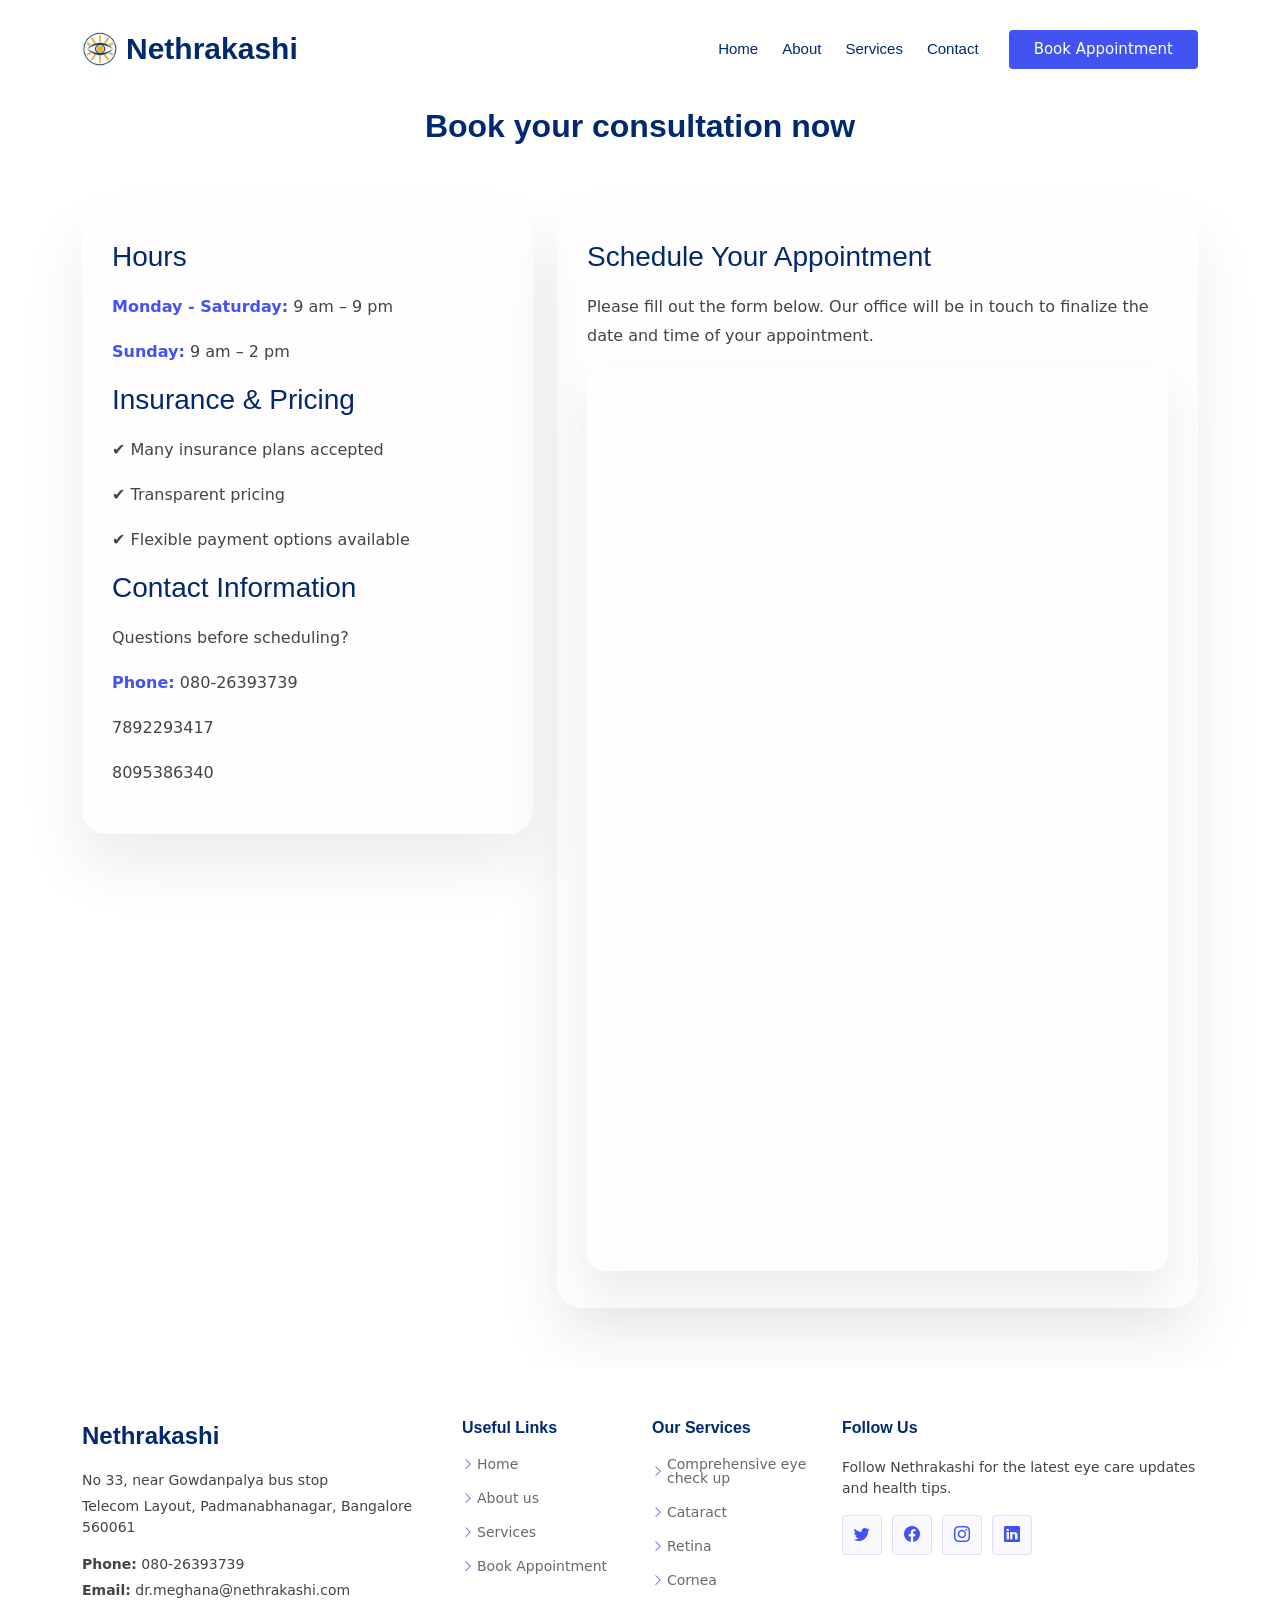
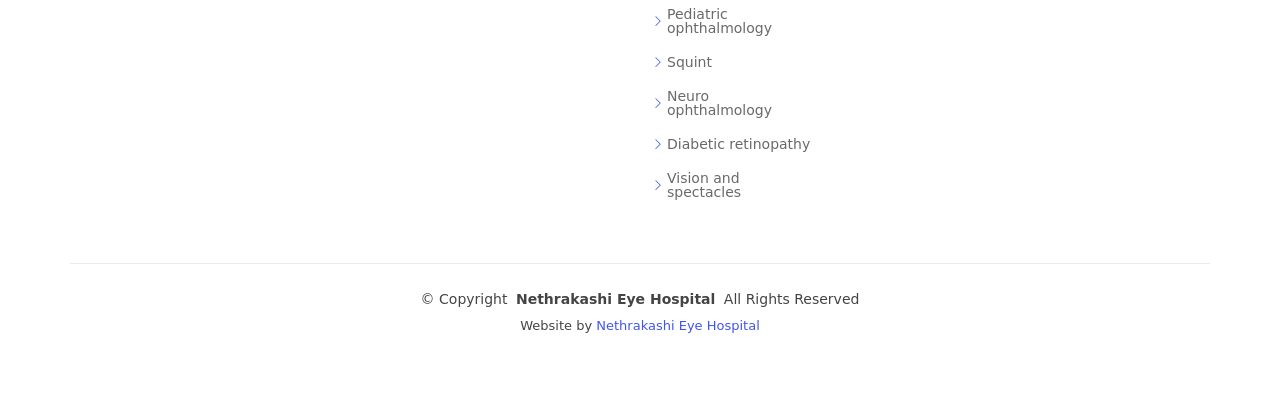
<file: booking.html>
<!DOCTYPE html>
<html lang="en">

<head>
  <meta charset="utf-8">
  <meta content="width=device-width, initial-scale=1.0" name="viewport">
  <title>Book Appointment - Nethrakashi</title>

  <!-- Favicons -->
  <link href="assets/img/favicon.png" rel="icon">
  <link href="assets/img/apple-touch-icon.png" rel="apple-touch-icon">

  <!-- Vendor CSS Files -->
  <link href="assets/vendor/bootstrap/css/bootstrap.min.css" rel="stylesheet">
  <link href="assets/vendor/bootstrap-icons/bootstrap-icons.css" rel="stylesheet">
  <link href="assets/vendor/aos/aos.css" rel="stylesheet">
  <link href="assets/vendor/glightbox/css/glightbox.min.css" rel="stylesheet">
  <link href="assets/vendor/swiper/swiper-bundle.min.css" rel="stylesheet">

  <!-- Main CSS File -->
  <link href="assets/css/main.css" rel="stylesheet">
</head>

<body class="booking-page">

  <header id="header" class="header d-flex align-items-center fixed-top">
    <div class="container-fluid container-xl position-relative d-flex align-items-center">

      <a href="index.html" class="logo d-flex align-items-center me-auto">
        <img src="assets/img/logo.png" alt="">
        <h1 class="sitename">Nethrakashi</h1>
      </a>

      <nav id="navmenu" class="navmenu">
        <ul>
          <li><a href="index.html">Home</a></li>
          <li><a href="about.html">About</a></li>
          <li><a href="service-details.html">Services</a></li>
          <li><a href="index.html#contact">Contact</a></li>
        </ul>
        <i class="mobile-nav-toggle d-xl-none bi bi-list"></i>
      </nav>

      <a class="btn-getstarted flex-md-shrink-0" href="booking.html">Book Appointment</a>

    </div>
  </header>

  <main class="main">

    <section id="booking" class="booking section">
      <div class="container" data-aos="fade-up">

        <div class="section-title">
          <h2>Appointment</h2>
          <p>Book your consultation now</p>
        </div>

        <div class="row gy-4">

          <div class="col-lg-5">
            <div class="appointment-info">
              <h2>Hours</h2>
              <p><strong>Monday - Saturday:</strong> 9 am – 9 pm</p>
              <p><strong>Sunday:</strong> 9 am – 2 pm</p>

              <h2>Insurance & Pricing</h2>
              <p>✔ Many insurance plans accepted</p>
              <p>✔ Transparent pricing</p>
              <p>✔ Flexible payment options available</p>

              <h2>Contact Information</h2>
              <p>Questions before scheduling?</p>
              <p><strong>Phone:</strong> 080-26393739</p>
              <p>   7892293417</p>
              <p>   8095386340</p>
            </div>
          </div>

          <div class="col-lg-7">
            <div class="appointment-form">
              <h2>Schedule Your Appointment</h2>
              <p>Please fill out the form below. Our office will be in touch to finalize the date and time of your appointment.</p>
              <iframe src="https://docs.google.com/forms/d/e/1FAIpQLSdlniLhmULmsuG4iUGUJ2JY-wTYWcACdYgoptkNGWDkEhdtYA/viewform?embedded=true" width="640" height="904" frameborder="0" marginheight="0" marginwidth="0">Loading…</iframe>
            </div>
          </div>

        </div>
      </div>
    </section>

  </main>

  <footer id="footer" class="footer">

    <div class="container footer-top">
      <div class="row gy-4">
        <div class="col-lg-4 col-md-6 footer-about">
          <a href="index.html" class="d-flex align-items-center">
            <span class="sitename">Nethrakashi</span>
          </a>
          <div class="footer-contact pt-3">
            <p>No 33, near Gowdanpalya bus stop</p>
            <p>Telecom Layout, Padmanabhanagar, Bangalore 560061</p>
            <p class="mt-3"><strong>Phone:</strong> <span>080-26393739</span></p>
            <p><strong>Email:</strong> <span>dr.meghana@nethrakashi.com</span></p>
          </div>
        </div>

        <div class="col-lg-2 col-md-3 footer-links">
          <h4>Useful Links</h4>
          <ul>
            <li><i class="bi bi-chevron-right"></i> <a href="index.html">Home</a></li>
            <li><i class="bi bi-chevron-right"></i> <a href="about.html">About us</a></li>
            <li><i class="bi bi-chevron-right"></i> <a href="index.html#services">Services</a></li>
            <li><i class="bi bi-chevron-right"></i> <a href="booking.html">Book Appointment</a></li>
          </ul>
        </div>

        <div class="col-lg-2 col-md-3 footer-links">
          <h4>Our Services</h4>
          <ul>
            <li><i class="bi bi-chevron-right"></i> <a href="index.html#services">Comprehensive eye check up</a></li>
            <li><i class="bi bi-chevron-right"></i> <a href="index.html#services">Cataract</a></li>
            <li><i class="bi bi-chevron-right"></i> <a href="index.html#services">Retina</a></li>
            <li><i class="bi bi-chevron-right"></i> <a href="index.html#services">Cornea</a></li>
            <li><i class="bi bi-chevron-right"></i> <a href="index.html#services">Pediatric ophthalmology</a></li>
            <li><i class="bi bi-chevron-right"></i> <a href="index.html#services">Squint</a></li>
            <li><i class="bi bi-chevron-right"></i> <a href="index.html#services">Neuro ophthalmology</a></li>
            <li><i class="bi bi-chevron-right"></i> <a href="index.html#services">Diabetic retinopathy</a></li>
            <li><i class="bi bi-chevron-right"></i> <a href="index.html#services">Vision and spectacles</a></li>
          </ul>
        </div>

        <div class="col-lg-4 col-md-12">
          <h4>Follow Us</h4>
          <p>Follow Nethrakashi for the latest eye care updates and health tips.</p>
          <div class="social-links d-flex">
            <a href="https://twitter.com/nethrakashi" aria-label="Twitter"><i class="bi bi-twitter"></i></a>
            <a href="https://www.facebook.com/nethrakashi" aria-label="Facebook"><i class="bi bi-facebook"></i></a>
            <a href="https://www.instagram.com/nethra.kashi/" aria-label="Instagram"><i class="bi bi-instagram"></i></a>
            <a href="https://www.linkedin.com/company/nethrakashi" aria-label="LinkedIn"><i class="bi bi-linkedin"></i></a>
          </div>
        </div>

        
      </div>
    </div>

    <div class="container copyright text-center mt-4">
      <p>© <span>Copyright</span> <strong class="px-1 sitename">Nethrakashi Eye Hospital</strong> <span>All Rights Reserved</span></p>
      <div class="credits">
        Website by <a href="index.html">Nethrakashi Eye Hospital</a>
      </div>
    </div>

  </footer>

  <!-- Scroll Top -->
  <a href="#" id="scroll-top" class="scroll-top d-flex align-items-center justify-content-center"><i class="bi bi-arrow-up-short"></i></a>

  <!-- Vendor JS Files -->
  <script src="assets/vendor/bootstrap/js/bootstrap.bundle.min.js"></script>
  <script src="assets/vendor/php-email-form/validate.js"></script>
  <script src="assets/vendor/aos/aos.js"></script>
  <script src="assets/vendor/glightbox/js/glightbox.min.js"></script>
  <script src="assets/vendor/purecounter/purecounter_vanilla.js"></script>
  <script src="assets/vendor/imagesloaded/imagesloaded.pkgd.min.js"></script>
  <script src="assets/vendor/isotope-layout/isotope.pkgd.min.js"></script>
  <script src="assets/vendor/swiper/swiper-bundle.min.js"></script>

  <!-- Main JS File -->
  <script src="assets/js/main.js"></script>

</body>

</html>
</file>
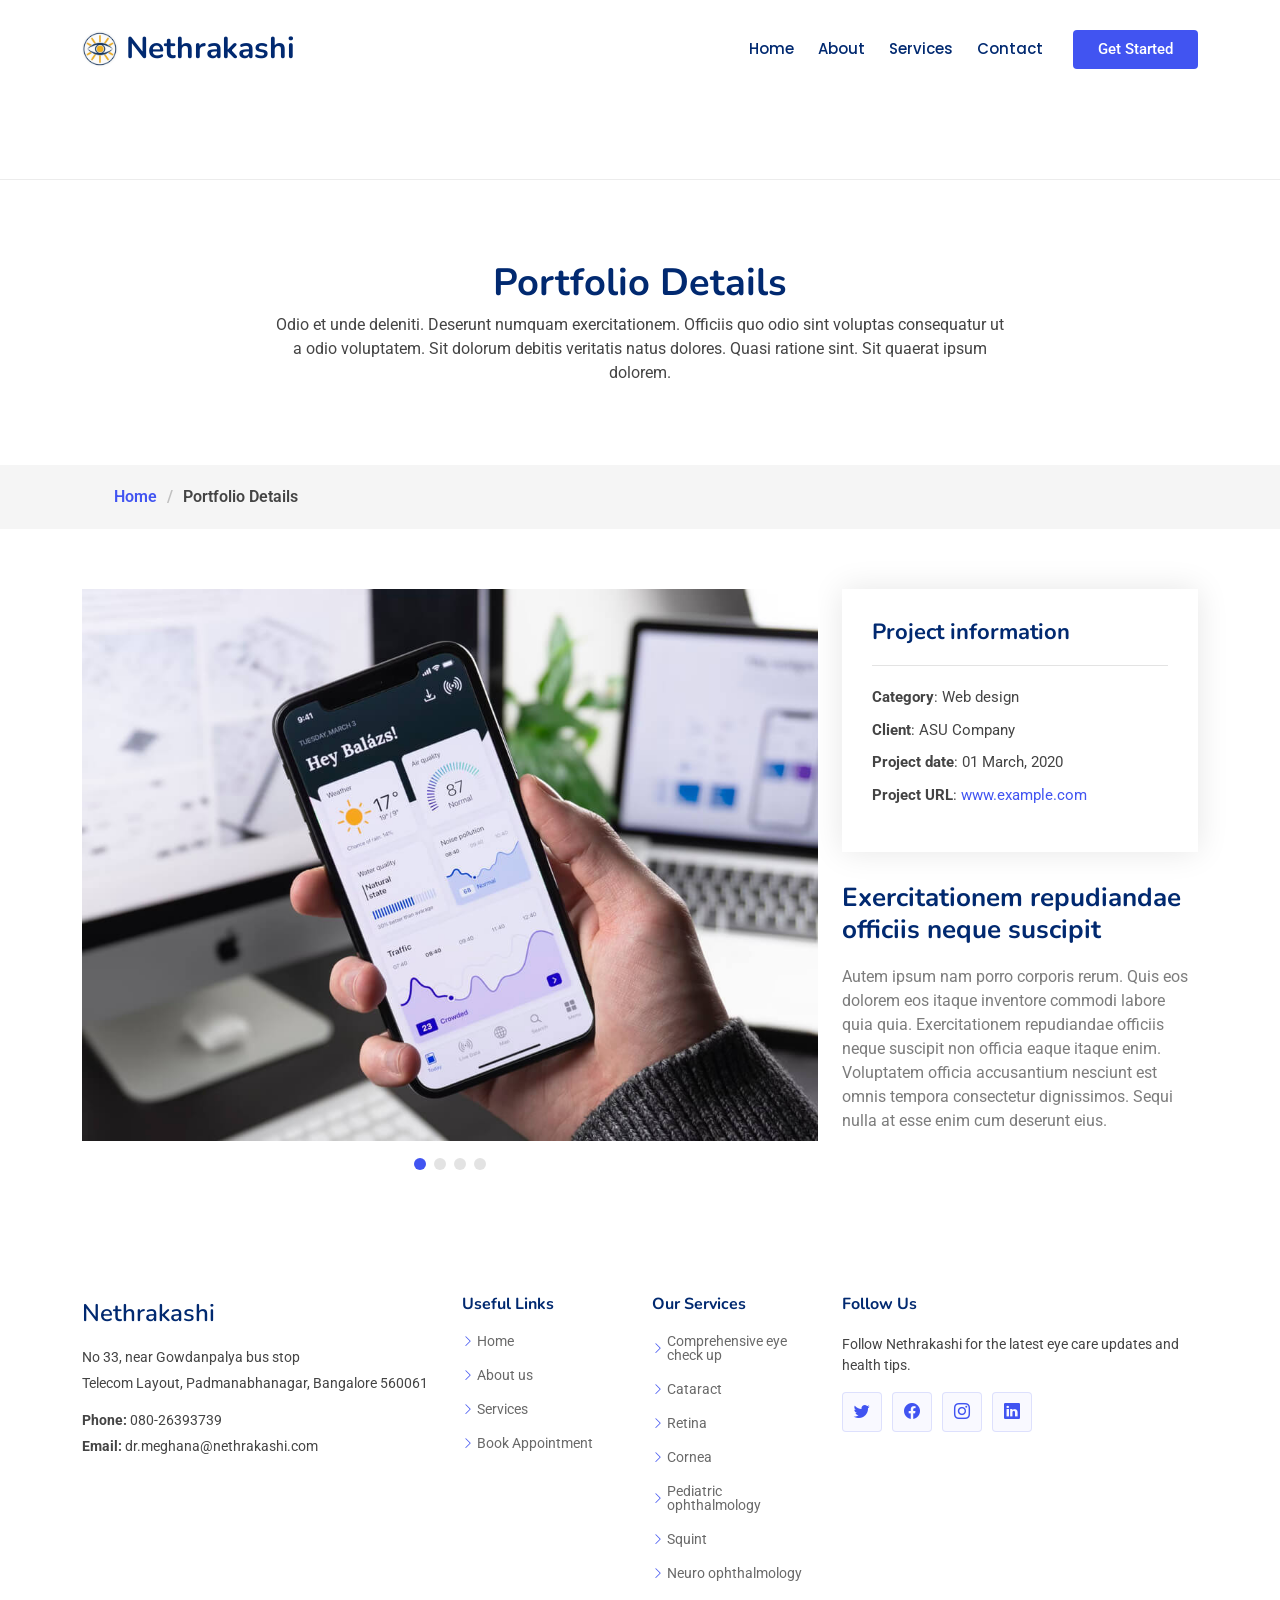
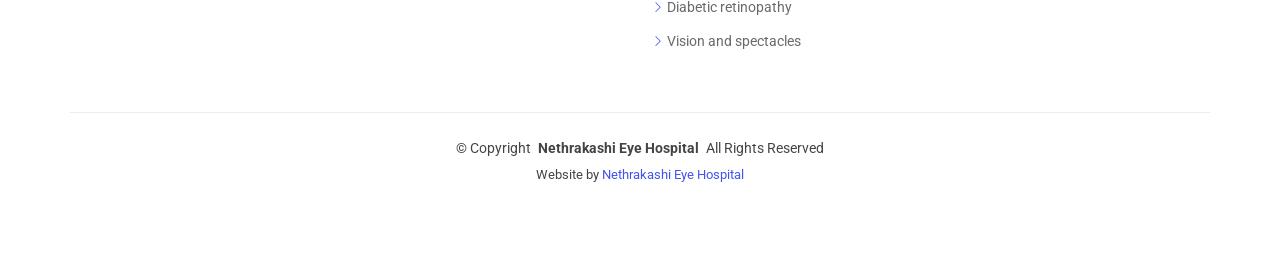
<file: portfolio-details.html>
<!DOCTYPE html>
<html lang="en">

<head>
  <meta charset="utf-8">
  <meta content="width=device-width, initial-scale=1.0" name="viewport">
  <title>Portfolio Details - Nethrakashi Eye Hospital</title>
  <meta name="description" content="Nethrakashi Eye Hospital portfolio details.">
  <meta name="keywords" content="Nethrakashi portfolio, eye hospital portfolio, ophthalmology services">

  <!-- Favicons -->
  <link href="assets/img/favicon.png" rel="icon">
  <link href="assets/img/apple-touch-icon.png" rel="apple-touch-icon">

  <!-- Fonts -->
  <link href="https://fonts.googleapis.com" rel="preconnect">
  <link href="https://fonts.gstatic.com" rel="preconnect" crossorigin>
  <link href="https://fonts.googleapis.com/css2?family=Roboto:ital,wght@0,100;0,300;0,400;0,500;0,700;0,900;1,100;1,300;1,400;1,500;1,700;1,900&family=Poppins:ital,wght@0,100;0,200;0,300;0,400;0,500;0,600;0,700;0,800;0,900;1,100;1,200;1,300;1,400;1,500;1,600;1,700;1,800;1,900&family=Nunito:ital,wght@0,200;0,300;0,400;0,500;0,600;0,700;0,800;0,900;1,200;1,300;1,400;1,500;1,600;1,700;1,800;1,900&display=swap" rel="stylesheet">

  <!-- Vendor CSS Files -->
  <link href="assets/vendor/bootstrap/css/bootstrap.min.css" rel="stylesheet">
  <link href="assets/vendor/bootstrap-icons/bootstrap-icons.css" rel="stylesheet">
  <link href="assets/vendor/aos/aos.css" rel="stylesheet">
  <link href="assets/vendor/glightbox/css/glightbox.min.css" rel="stylesheet">
  <link href="assets/vendor/swiper/swiper-bundle.min.css" rel="stylesheet">

  <!-- Main CSS File -->
  <link href="assets/css/main.css" rel="stylesheet">

  <!--.-->
</head>

<body class="portfolio-details-page">

  <header id="header" class="header d-flex align-items-center sticky-top">
    <div class="container-fluid container-xl position-relative d-flex align-items-center">

      <a href="index.html" class="logo d-flex align-items-center me-auto">
        <!-- Uncomment the line below if you also wish to use an image logo -->
        <img src="assets/img/logo.png" alt="">
        <h1 class="sitename">Nethrakashi</h1>
      </a>

      <nav id="navmenu" class="navmenu">
        <ul>
          <li><a href="index.html">Home</a></li>
          <li><a href="about.html">About</a></li>
          <li><a href="service-details.html">Services</a></li>
          <li><a href="index.html#contact">Contact</a></li>
        </ul>
        <i class="mobile-nav-toggle d-xl-none bi bi-list"></i>
      </nav>

      <a class="btn-getstarted flex-md-shrink-0" href="index.html#about">Get Started</a>

    </div>
  </header>

  <main class="main">

    <!-- Page Title -->
    <div class="page-title">
      <div class="heading">
        <div class="container">
          <div class="row d-flex justify-content-center text-center">
            <div class="col-lg-8">
              <h1>Portfolio Details</h1>
              <p class="mb-0">Odio et unde deleniti. Deserunt numquam exercitationem. Officiis quo odio sint voluptas consequatur ut a odio voluptatem. Sit dolorum debitis veritatis natus dolores. Quasi ratione sint. Sit quaerat ipsum dolorem.</p>
            </div>
          </div>
        </div>
      </div>
      <nav class="breadcrumbs">
        <div class="container">
          <ol>
            <li><a href="index.html">Home</a></li>
            <li class="current">Portfolio Details</li>
          </ol>
        </div>
      </nav>
    </div><!-- End Page Title -->

    <!-- Portfolio Details Section -->
    <section id="portfolio-details" class="portfolio-details section">

      <div class="container" data-aos="fade-up" data-aos-delay="100">

        <div class="row gy-4">

          <div class="col-lg-8">
            <div class="portfolio-details-slider swiper init-swiper">

              <script type="application/json" class="swiper-config">
                {
                  "loop": true,
                  "speed": 600,
                  "autoplay": {
                    "delay": 5000
                  },
                  "slidesPerView": "auto",
                  "pagination": {
                    "el": ".swiper-pagination",
                    "type": "bullets",
                    "clickable": true
                  }
                }
              </script>

              <div class="swiper-wrapper align-items-center">

                <div class="swiper-slide">
                  <img src="assets/img/portfolio/app-1.jpg" alt="">
                </div>

                <div class="swiper-slide">
                  <img src="assets/img/portfolio/product-1.jpg" alt="">
                </div>

                <div class="swiper-slide">
                  <img src="assets/img/portfolio/branding-1.jpg" alt="">
                </div>

                <div class="swiper-slide">
                  <img src="assets/img/portfolio/books-1.jpg" alt="">
                </div>

              </div>
              <div class="swiper-pagination"></div>
            </div>
          </div>

          <div class="col-lg-4">
            <div class="portfolio-info" data-aos="fade-up" data-aos-delay="200">
              <h3>Project information</h3>
              <ul>
                <li><strong>Category</strong>: Web design</li>
                <li><strong>Client</strong>: ASU Company</li>
                <li><strong>Project date</strong>: 01 March, 2020</li>
                <li><strong>Project URL</strong>: <a href="#">www.example.com</a></li>
              </ul>
            </div>
            <div class="portfolio-description" data-aos="fade-up" data-aos-delay="300">
              <h2>Exercitationem repudiandae officiis neque suscipit</h2>
              <p>
                Autem ipsum nam porro corporis rerum. Quis eos dolorem eos itaque inventore commodi labore quia quia. Exercitationem repudiandae officiis neque suscipit non officia eaque itaque enim. Voluptatem officia accusantium nesciunt est omnis tempora consectetur dignissimos. Sequi nulla at esse enim cum deserunt eius.
              </p>
            </div>
          </div>

        </div>

      </div>

    </section><!-- /Portfolio Details Section -->

  </main>

  <footer id="footer" class="footer">

    <div class="container footer-top">
      <div class="row gy-4">
        <div class="col-lg-4 col-md-6 footer-about">
          <a href="index.html" class="d-flex align-items-center">
            <span class="sitename">Nethrakashi</span>
          </a>
          <div class="footer-contact pt-3">
            <p>No 33, near Gowdanpalya bus stop</p>
            <p>Telecom Layout, Padmanabhanagar, Bangalore 560061</p>
            <p class="mt-3"><strong>Phone:</strong> <span>080-26393739</span></p>
            <p><strong>Email:</strong> <span>dr.meghana@nethrakashi.com</span></p>
          </div>
        </div>

        <div class="col-lg-2 col-md-3 footer-links">
          <h4>Useful Links</h4>
          <ul>
            <li><i class="bi bi-chevron-right"></i> <a href="index.html">Home</a></li>
            <li><i class="bi bi-chevron-right"></i> <a href="about.html">About us</a></li>
            <li><i class="bi bi-chevron-right"></i> <a href="index.html#services">Services</a></li>
            <li><i class="bi bi-chevron-right"></i> <a href="booking.html">Book Appointment</a></li>
          </ul>
        </div>

        <div class="col-lg-2 col-md-3 footer-links">
          <h4>Our Services</h4>
          <ul>
            <li><i class="bi bi-chevron-right"></i> <a href="index.html#services">Comprehensive eye check up</a></li>
            <li><i class="bi bi-chevron-right"></i> <a href="index.html#services">Cataract</a></li>
            <li><i class="bi bi-chevron-right"></i> <a href="index.html#services">Retina</a></li>
            <li><i class="bi bi-chevron-right"></i> <a href="index.html#services">Cornea</a></li>
            <li><i class="bi bi-chevron-right"></i> <a href="index.html#services">Pediatric ophthalmology</a></li>
            <li><i class="bi bi-chevron-right"></i> <a href="index.html#services">Squint</a></li>
            <li><i class="bi bi-chevron-right"></i> <a href="index.html#services">Neuro ophthalmology</a></li>
            <li><i class="bi bi-chevron-right"></i> <a href="index.html#services">Diabetic retinopathy</a></li>
            <li><i class="bi bi-chevron-right"></i> <a href="index.html#services">Vision and spectacles</a></li>
          </ul>
        </div>

        <div class="col-lg-4 col-md-12">
          <h4>Follow Us</h4>
          <p>Follow Nethrakashi for the latest eye care updates and health tips.</p>
          <div class="social-links d-flex">
            <a href="https://twitter.com/nethrakashi" aria-label="Twitter"><i class="bi bi-twitter"></i></a>
            <a href="https://www.facebook.com/nethrakashi" aria-label="Facebook"><i class="bi bi-facebook"></i></a>
            <a href="https://www.instagram.com/nethra.kashi/" aria-label="Instagram"><i class="bi bi-instagram"></i></a>
            <a href="https://www.linkedin.com/company/nethrakashi" aria-label="LinkedIn"><i class="bi bi-linkedin"></i></a>
          </div>
        </div>

      </div>
    </div>

    <div class="container copyright text-center mt-4">
      <p>© <span>Copyright</span> <strong class="px-1 sitename">Nethrakashi Eye Hospital</strong> <span>All Rights Reserved</span></p>
      <div class="credits">
        Website by <a href="index.html">Nethrakashi Eye Hospital</a>
      </div>
    </div>

  </footer>

  <!-- Scroll Top -->
  <a href="#" id="scroll-top" class="scroll-top d-flex align-items-center justify-content-center"><i class="bi bi-arrow-up-short"></i></a>

  <!-- Vendor JS Files -->
  <script src="assets/vendor/bootstrap/js/bootstrap.bundle.min.js"></script>
  <script src="assets/vendor/php-email-form/validate.js"></script>
  <script src="assets/vendor/aos/aos.js"></script>
  <script src="assets/vendor/glightbox/js/glightbox.min.js"></script>
  <script src="assets/vendor/purecounter/purecounter_vanilla.js"></script>
  <script src="assets/vendor/imagesloaded/imagesloaded.pkgd.min.js"></script>
  <script src="assets/vendor/isotope-layout/isotope.pkgd.min.js"></script>
  <script src="assets/vendor/swiper/swiper-bundle.min.js"></script>

  <!-- Main JS File -->
  <script src="assets/js/main.js"></script>

</body>

</html>
</file>
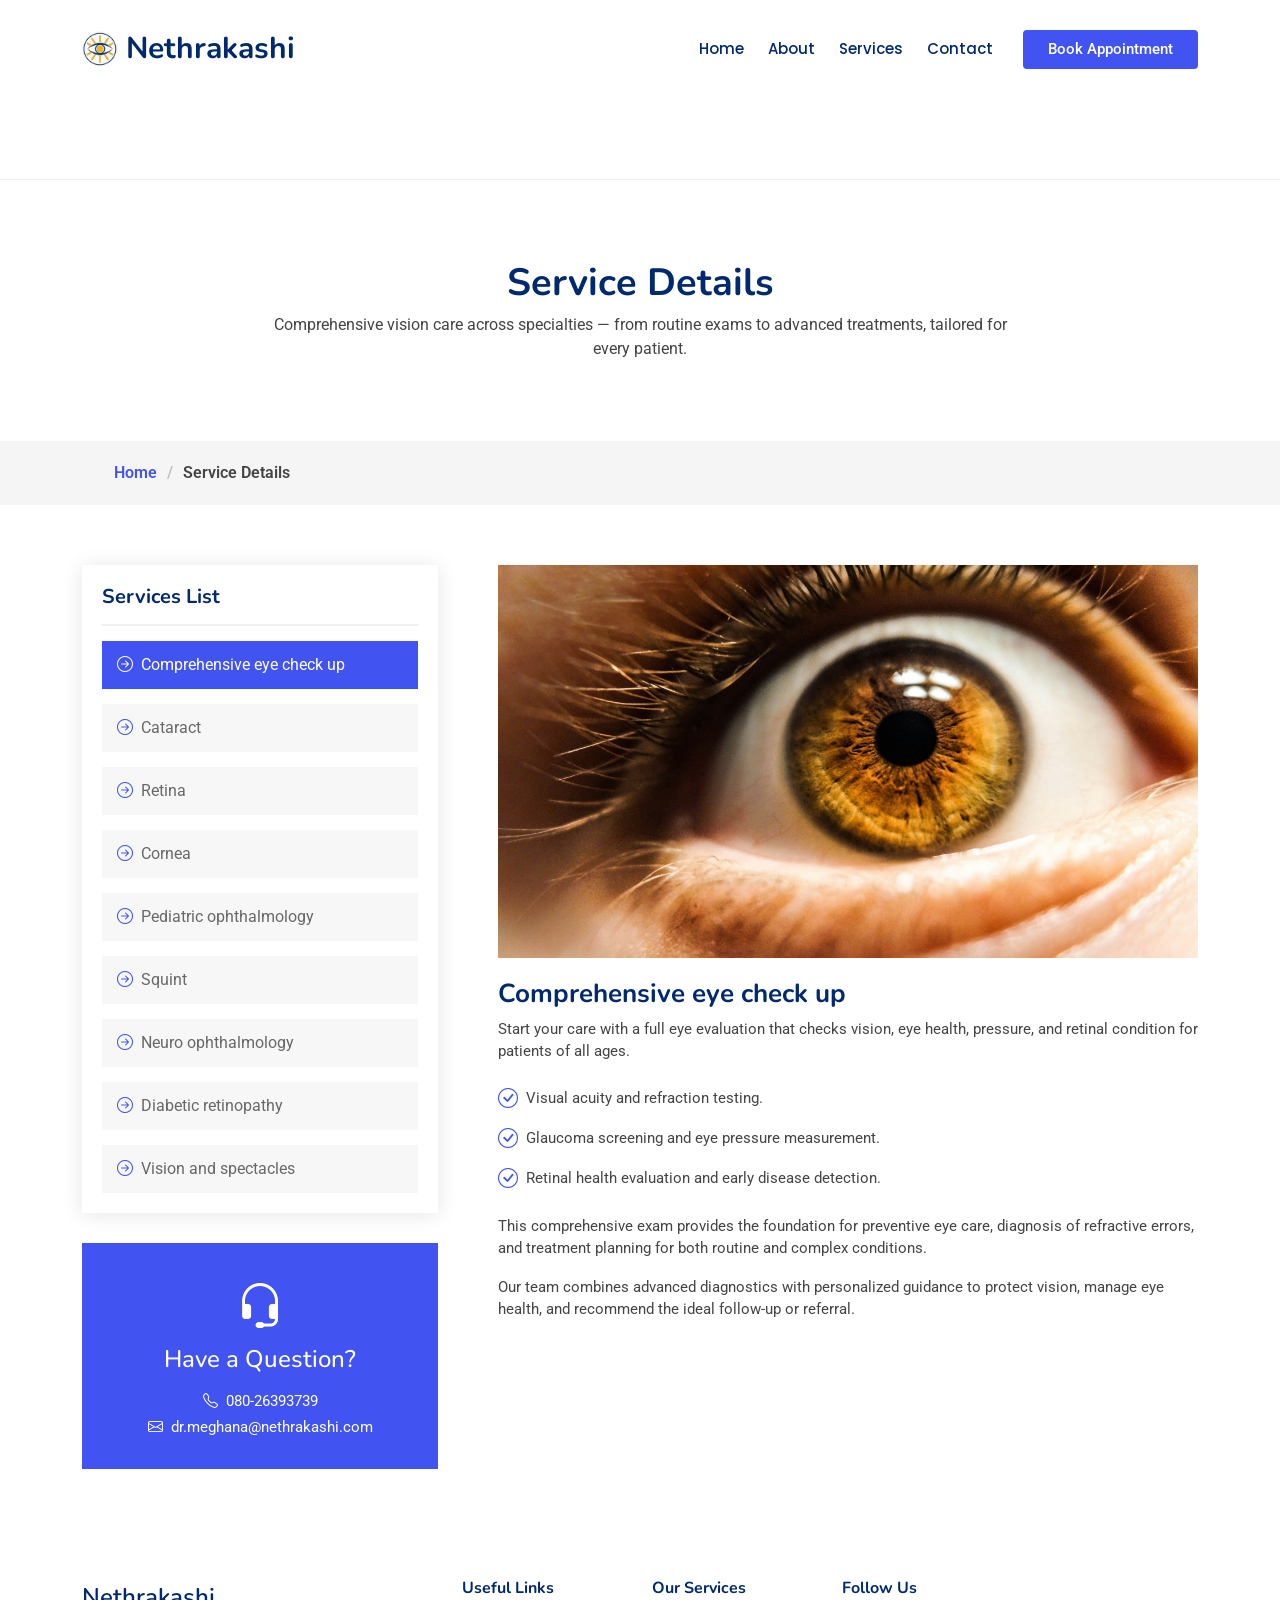
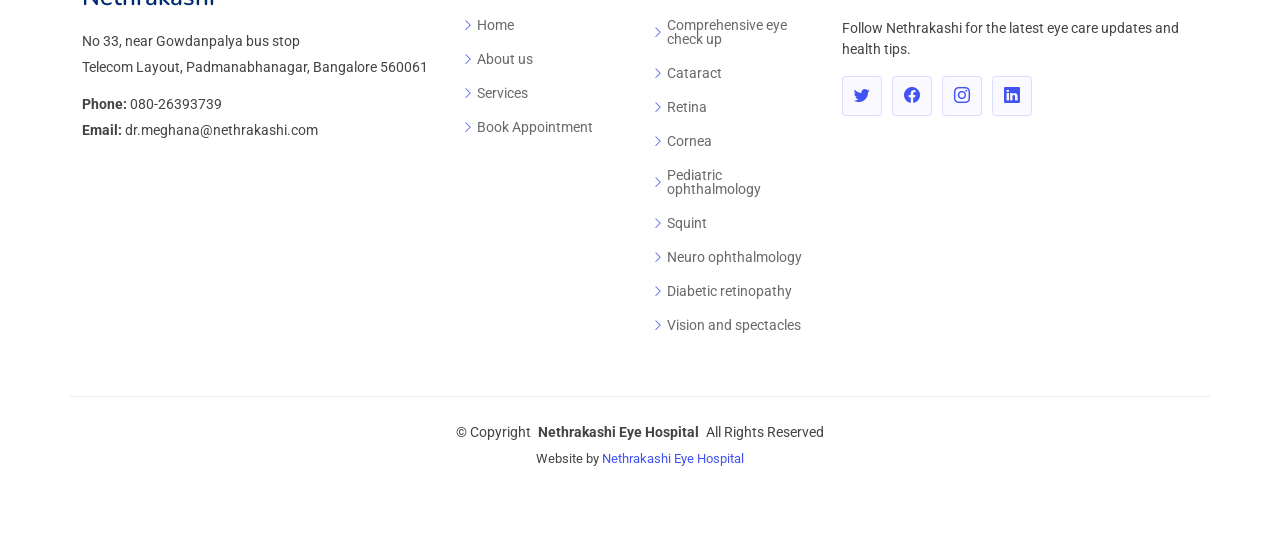
<file: service-details.html>
<!DOCTYPE html>
<html lang="en">

<head>
  <meta charset="utf-8">
  <meta content="width=device-width, initial-scale=1.0" name="viewport">
  <title>Service Details - Nethrakashi Eye Hospital</title>
  <meta name="description" content="Service details page for Nethrakashi Eye Hospital.">
  <meta name="keywords" content="Nethrakashi services, ophthalmology, eye care details">

  <!-- Favicons -->
  <link href="assets/img/favicon.png" rel="icon">
  <link href="assets/img/apple-touch-icon.png" rel="apple-touch-icon">

  <!-- Fonts -->
  <link href="https://fonts.googleapis.com" rel="preconnect">
  <link href="https://fonts.gstatic.com" rel="preconnect" crossorigin>
  <link href="https://fonts.googleapis.com/css2?family=Roboto:ital,wght@0,100;0,300;0,400;0,500;0,700;0,900;1,100;1,300;1,400;1,500;1,700;1,900&family=Poppins:ital,wght@0,100;0,200;0,300;0,400;0,500;0,600;0,700;0,800;0,900;1,100;1,200;1,300;1,400;1,500;1,600;1,700;1,800;1,900&family=Nunito:ital,wght@0,200;0,300;0,400;0,500;0,600;0,700;0,800;0,900;1,200;1,300;1,400;1,500;1,600;1,700;1,800;1,900&display=swap" rel="stylesheet">

  <!-- Vendor CSS Files -->
  <link href="assets/vendor/bootstrap/css/bootstrap.min.css" rel="stylesheet">
  <link href="assets/vendor/bootstrap-icons/bootstrap-icons.css" rel="stylesheet">
  <link href="assets/vendor/aos/aos.css" rel="stylesheet">
  <link href="assets/vendor/glightbox/css/glightbox.min.css" rel="stylesheet">
  <link href="assets/vendor/swiper/swiper-bundle.min.css" rel="stylesheet">

  <!-- Main CSS File -->
  <link href="assets/css/main.css" rel="stylesheet">

  <!--.-->
</head>

<body class="service-details-page">

  <header id="header" class="header d-flex align-items-center sticky-top">
    <div class="container-fluid container-xl position-relative d-flex align-items-center">

      <a href="index.html" class="logo d-flex align-items-center me-auto">
        <!-- Uncomment the line below if you also wish to use an image logo -->
        <img src="assets/img/logo.png" alt="">
        <h1 class="sitename">Nethrakashi</h1>
      </a>

      <nav id="navmenu" class="navmenu">
        <ul>
          <li><a href="index.html">Home</a></li>
          <li><a href="about.html">About</a></li>
          <li><a href="service-details.html">Services</a></li>
          <li><a href="index.html#contact">Contact</a></li>
        </ul>
        <i class="mobile-nav-toggle d-xl-none bi bi-list"></i>
      </nav>

      <a class="btn-getstarted flex-md-shrink-0" href="booking.html">Book Appointment</a>

    </div>
  </header>

  <main class="main">

    <!-- Page Title -->
    <div class="page-title">
      <div class="heading">
        <div class="container">
          <div class="row d-flex justify-content-center text-center">
            <div class="col-lg-8">
              <h1>Service Details</h1>
              <p class="mb-0">Comprehensive vision care across specialties — from routine exams to advanced treatments, tailored for every patient.</p>
            </div>
          </div>
        </div>
      </div>
      <nav class="breadcrumbs">
        <div class="container">
          <ol>
            <li><a href="index.html">Home</a></li>
            <li class="current">Service Details</li>
          </ol>
        </div>
      </nav>
    </div><!-- End Page Title -->

    <!-- Service Details Section -->
    <section id="service-details" class="service-details section">

      <div class="container">

        <div class="row gy-5">

          <div class="col-lg-4" data-aos="fade-up" data-aos-delay="100">

            <div class="service-box">
              <h4>Services List</h4>
              <div class="services-list" id="servicesList">
                <a href="#" class="active" data-service="comprehensive-eye-check-up"><i class="bi bi-arrow-right-circle"></i><span>Comprehensive eye check up</span></a>
                <a href="#" data-service="cataract"><i class="bi bi-arrow-right-circle"></i><span>Cataract</span></a>
                <a href="#" data-service="retina"><i class="bi bi-arrow-right-circle"></i><span>Retina</span></a>
                <a href="#" data-service="cornea"><i class="bi bi-arrow-right-circle"></i><span>Cornea</span></a>
                <a href="#" data-service="pediatric-ophthalmology"><i class="bi bi-arrow-right-circle"></i><span>Pediatric ophthalmology</span></a>
                <a href="#" data-service="squint"><i class="bi bi-arrow-right-circle"></i><span>Squint</span></a>
                <a href="#" data-service="neuro-ophthalmology"><i class="bi bi-arrow-right-circle"></i><span>Neuro ophthalmology</span></a>
                <a href="#" data-service="diabetic-retinopathy"><i class="bi bi-arrow-right-circle"></i><span>Diabetic retinopathy</span></a>
                <a href="#" data-service="vision-and-spectacles"><i class="bi bi-arrow-right-circle"></i><span>Vision and spectacles</span></a>
              </div>
            </div><!-- End Services List -->

            <div class="service-box" style="display: none;">
              <h4>Download Catalog</h4>
              <div class="download-catalog">
                <a href="#"><i class="bi bi-filetype-pdf"></i><span>Catalog PDF</span></a>
                <a href="#"><i class="bi bi-file-earmark-word"></i><span>Catalog DOC</span></a>
              </div>
            </div><!-- End Services List -->

            <div class="help-box d-flex flex-column justify-content-center align-items-center">
              <i class="bi bi-headset help-icon"></i>
              <h4>Have a Question?</h4>
              <p class="d-flex align-items-center mt-2 mb-0"><i class="bi bi-telephone me-2"></i> <span>080-26393739</span></p>
              <p class="d-flex align-items-center mt-1 mb-0"><i class="bi bi-envelope me-2"></i> <span>dr.meghana@nethrakashi.com</span></p>
            </div>

          </div>

          <div class="col-lg-8 ps-lg-5" data-aos="fade-up" data-aos-delay="200">
            <img src="assets/img/services.jpg" alt="" class="img-fluid services-img">
            <div id="serviceContent">
              <h3 id="serviceTitle">Comprehensive eye check up</h3>
              <p id="serviceIntro">Start your care with a full eye evaluation that checks vision, eye health, pressure, and retinal condition for patients of all ages.</p>
              <ul id="serviceFeatures">
                <li><i class="bi bi-check-circle"></i> <span>Visual acuity and refraction testing.</span></li>
                <li><i class="bi bi-check-circle"></i> <span>Glaucoma screening and eye pressure measurement.</span></li>
                <li><i class="bi bi-check-circle"></i> <span>Retinal health evaluation and early disease detection.</span></li>
              </ul>
              <p id="serviceDetail1">This comprehensive exam provides the foundation for preventive eye care, diagnosis of refractive errors, and treatment planning for both routine and complex conditions.</p>
              <p id="serviceDetail2">Our team combines advanced diagnostics with personalized guidance to protect vision, manage eye health, and recommend the ideal follow-up or referral.</p>
            </div>
          </div>

        </div>

      </div>

    </section><!-- /Service Details Section -->

  </main>

  <footer id="footer" class="footer">

    <div class="container footer-top">
      <div class="row gy-4">
        <div class="col-lg-4 col-md-6 footer-about">
          <a href="index.html" class="d-flex align-items-center">
            <span class="sitename">Nethrakashi</span>
          </a>
          <div class="footer-contact pt-3">
            <p>No 33, near Gowdanpalya bus stop</p>
            <p>Telecom Layout, Padmanabhanagar, Bangalore 560061</p>
            <p class="mt-3"><strong>Phone:</strong> <span>080-26393739</span></p>
            <p><strong>Email:</strong> <span>dr.meghana@nethrakashi.com</span></p>
          </div>
        </div>

        <div class="col-lg-2 col-md-3 footer-links">
          <h4>Useful Links</h4>
          <ul>
            <li><i class="bi bi-chevron-right"></i> <a href="index.html">Home</a></li>
            <li><i class="bi bi-chevron-right"></i> <a href="about.html">About us</a></li>
            <li><i class="bi bi-chevron-right"></i> <a href="index.html#services">Services</a></li>
            <li><i class="bi bi-chevron-right"></i> <a href="booking.html">Book Appointment</a></li>
          </ul>
        </div>

        <div class="col-lg-2 col-md-3 footer-links">
          <h4>Our Services</h4>
          <ul>
            <li><i class="bi bi-chevron-right"></i> <a href="index.html#services">Comprehensive eye check up</a></li>
            <li><i class="bi bi-chevron-right"></i> <a href="index.html#services">Cataract</a></li>
            <li><i class="bi bi-chevron-right"></i> <a href="index.html#services">Retina</a></li>
            <li><i class="bi bi-chevron-right"></i> <a href="index.html#services">Cornea</a></li>
            <li><i class="bi bi-chevron-right"></i> <a href="index.html#services">Pediatric ophthalmology</a></li>
            <li><i class="bi bi-chevron-right"></i> <a href="index.html#services">Squint</a></li>
            <li><i class="bi bi-chevron-right"></i> <a href="index.html#services">Neuro ophthalmology</a></li>
            <li><i class="bi bi-chevron-right"></i> <a href="index.html#services">Diabetic retinopathy</a></li>
            <li><i class="bi bi-chevron-right"></i> <a href="index.html#services">Vision and spectacles</a></li>
          </ul>
        </div>

        <div class="col-lg-4 col-md-12">
          <h4>Follow Us</h4>
          <p>Follow Nethrakashi for the latest eye care updates and health tips.</p>
          <div class="social-links d-flex">
            <a href="https://twitter.com/nethrakashi" aria-label="Twitter"><i class="bi bi-twitter"></i></a>
            <a href="https://www.facebook.com/nethrakashi" aria-label="Facebook"><i class="bi bi-facebook"></i></a>
            <a href="https://www.instagram.com/nethra.kashi/" aria-label="Instagram"><i class="bi bi-instagram"></i></a>
            <a href="https://www.linkedin.com/company/nethrakashi" aria-label="LinkedIn"><i class="bi bi-linkedin"></i></a>
          </div>
        </div>

      </div>
    </div>

    <div class="container copyright text-center mt-4">
      <p>© <span>Copyright</span> <strong class="px-1 sitename">Nethrakashi Eye Hospital</strong> <span>All Rights Reserved</span></p>
      <div class="credits">
        Website by <a href="index.html">Nethrakashi Eye Hospital</a>
      </div>
    </div>

  </footer>

  <!-- Scroll Top -->
  <a href="#" id="scroll-top" class="scroll-top d-flex align-items-center justify-content-center"><i class="bi bi-arrow-up-short"></i></a>

  <!-- Vendor JS Files -->
  <script src="assets/vendor/bootstrap/js/bootstrap.bundle.min.js"></script>
  <script src="assets/vendor/php-email-form/validate.js"></script>
  <script src="assets/vendor/aos/aos.js"></script>
  <script src="assets/vendor/glightbox/js/glightbox.min.js"></script>
  <script src="assets/vendor/purecounter/purecounter_vanilla.js"></script>
  <script src="assets/vendor/imagesloaded/imagesloaded.pkgd.min.js"></script>
  <script src="assets/vendor/isotope-layout/isotope.pkgd.min.js"></script>
  <script src="assets/vendor/swiper/swiper-bundle.min.js"></script>

  <!-- Main JS File -->
  <script src="assets/js/main.js"></script>
  <script>
    document.addEventListener('DOMContentLoaded', function () {
      const serviceContent = {
        'comprehensive-eye-check-up': {
          title: 'Comprehensive eye check up',
          intro: 'Start your care with a full eye evaluation that checks vision, eye health, pressure, and retinal condition for patients of all ages.',
          features: [
            'Visual acuity and refraction testing.',
            'Glaucoma screening and eye pressure measurement.',
            'Retinal health evaluation and early disease detection.'
          ],
          detail1: 'This comprehensive exam provides the foundation for preventive eye care, diagnosis of refractive errors, and treatment planning for both routine and complex conditions.',
          detail2: 'Our team combines advanced diagnostics with personalized guidance to protect vision, manage eye health, and recommend the ideal follow-up or referral.'
        },
        'cataract': {
          title: 'Cataract',
          intro: 'Modern cataract care restores clarity with safe, precise lens replacement and personalized visual planning.',
          features: [
            'Detailed cataract assessment and surgical planning.',
            'Premium IOL options for improved vision and reduced dependence on glasses.',
            'Postoperative care and follow-up for optimal recovery.'
          ],
          detail1: 'Our ophthalmologists provide advanced cataract surgery with the latest lens implants, ensuring the best possible visual outcome for each patient.',
          detail2: 'From preoperative evaluation to postoperative care, we support you through every step of the cataract treatment journey.'
        },
        'retina': {
          title: 'Retina',
          intro: 'Specialized retinal care for diabetic changes, macular disease, and retinal tears with advanced imaging and treatments.',
          features: [
            'OCT and fundus photography for precise retinal diagnosis.',
            'Treatment for diabetic retinopathy, macular degeneration, and vein occlusions.',
            'Laser therapy, injections, and close monitoring plans.'
          ],
          detail1: 'Our retina specialists use cutting-edge diagnostics and therapies to preserve sight in complex retinal conditions.',
          detail2: 'We offer personalized treatment plans to stabilize retinal disease and improve long-term visual outcomes.'
        },
        'cornea': {
          title: 'Cornea',
          intro: 'Expert corneal care for infections, injuries, keratoconus, and transplant planning to protect clear vision.',
          features: [
            'Corneal surface evaluation and specialist contact lens fitting.',
            'Management of infections, ulcers, and dry eye disease.',
            'Keratoconus care and corneal transplant assessment.'
          ],
          detail1: 'Our cornea team evaluates and treats a broad range of anterior segment conditions with precision and compassion.',
          detail2: 'We focus on restoring comfort and clarity through medical, surgical, and advanced contact lens solutions.'
        },
        'pediatric-ophthalmology': {
          title: 'Pediatric ophthalmology',
          intro: 'Gentle, family-centered eye care for children including vision screening, amblyopia management, and developmental eye health.',
          features: [
            'Vision screening for infants and young children.',
            'Treatment for amblyopia (lazy eye) and strabismus.',
            'Pediatric eye disease diagnosis and follow-up.'
          ],
          detail1: 'Our pediatric specialists create a friendly exam environment while delivering precise care for childhood eye concerns.',
          detail2: 'We partner with families to support healthy visual development and successful treatment outcomes.'
        },
        'squint': {
          title: 'Squint',
          intro: 'Comprehensive squint care improves eye alignment, binocular vision, and appearance using proven medical and surgical approaches.',
          features: [
            'Detailed strabismus assessment and eye muscle evaluation.',
            'Vision therapy and prism correction when needed.',
            'Strabismus surgery planning and follow-up.'
          ],
          detail1: 'Our squint team evaluates underlying causes and develops a customized plan to align the eyes and improve coordination.',
          detail2: 'We treat both childhood and adult strabismus with the best techniques for natural-looking results and functional improvement.'
        },
        'neuro-ophthalmology': {
          title: 'Neuro ophthalmology',
          intro: 'Neuro-ophthalmology bridges vision and nervous system care for optic nerve, double vision, and neurological vision disorders.',
          features: [
            'Evaluation of optic nerve and visual pathway function.',
            'Diagnosis of headache-related vision issues and double vision.',
            'Collaborative care with neurology for complex conditions.'
          ],
          detail1: 'Our neuro-ophthalmology team specializes in vision problems caused by nerve and brain disorders.',
          detail2: 'We provide careful diagnosis and coordinated care to preserve sight and manage neurologic symptoms.'
        },
        'diabetic-retinopathy': {
          title: 'Diabetic retinopathy',
          intro: 'Specialized care for diabetic eye disease to prevent vision loss with regular monitoring and timely treatment.',
          features: [
            'Retinal evaluation specifically for diabetic changes.',
            'Laser treatment and injection therapy when needed.',
            'Individualized monitoring and follow-up care.'
          ],
          detail1: 'Our team focuses on early detection and management of diabetic retinopathy to protect long-term vision.',
          detail2: 'We partner with patients and diabetes care providers to deliver coordinated, proactive eye care.'
        },
        'vision-and-spectacles': {
          title: 'Vision and spectacles',
          intro: 'Personalized vision correction services including prescription glasses, contact lenses, and digital eye strain care.',
          features: [
            'Accurate refraction and lens prescriptions.',
            'Fashionable frame selection and lens options.',
            'Advice for screen use, blue light, and comfortable vision.'
          ],
          detail1: 'We help patients choose the best eyewear and vision correction for their lifestyle and optical needs.',
          detail2: 'Our opticians ensure a comfortable fit and optimal visual performance for every pair of spectacles.'
        }
      };

      const listLinks = document.querySelectorAll('#servicesList a[data-service]');
      const titleEl = document.getElementById('serviceTitle');
      const introEl = document.getElementById('serviceIntro');
      const featuresEl = document.getElementById('serviceFeatures');
      const detail1El = document.getElementById('serviceDetail1');
      const detail2El = document.getElementById('serviceDetail2');

      function updateService(serviceKey) {
        const service = serviceContent[serviceKey];
        if (!service) return;

        titleEl.textContent = service.title;
        introEl.textContent = service.intro;
        detail1El.textContent = service.detail1;
        detail2El.textContent = service.detail2;

        featuresEl.innerHTML = '';
        service.features.forEach(function (feature) {
          const li = document.createElement('li');
          li.innerHTML = '<i class="bi bi-check-circle"></i> <span>' + feature + '</span>';
          featuresEl.appendChild(li);
        });
      }

      listLinks.forEach(function (link) {
        link.addEventListener('click', function (event) {
          event.preventDefault();
          const serviceKey = this.getAttribute('data-service');
          if (!serviceKey) return;

          document.querySelectorAll('#servicesList a').forEach(function (item) {
            item.classList.remove('active');
          });
          this.classList.add('active');

          updateService(serviceKey);
        });
      });
    });
  </script>

</body>

</html>
</file>
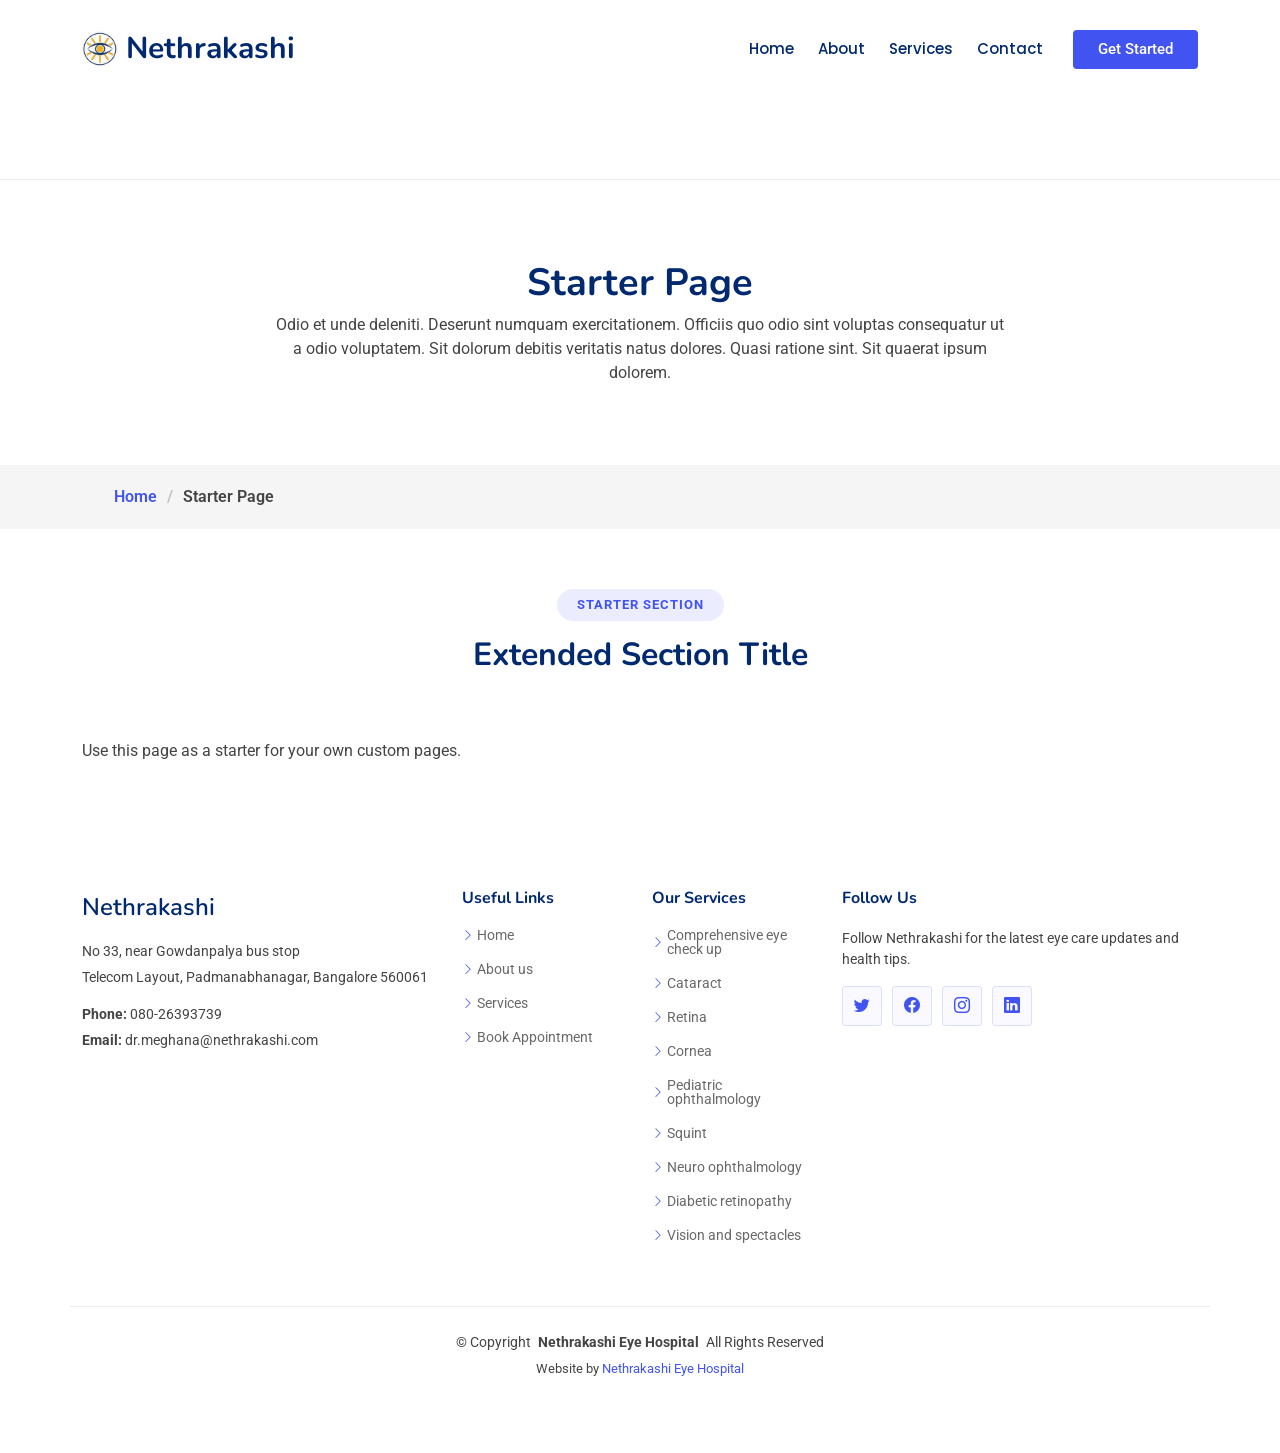
<file: starter-page.html>
<!DOCTYPE html>
<html lang="en">

<head>
  <meta charset="utf-8">
  <meta content="width=device-width, initial-scale=1.0" name="viewport">
  <title>Starter Page - Nethrakashi Eye Hospital</title>
  <meta name="description" content="Starter page for Nethrakashi Eye Hospital.">
  <meta name="keywords" content="Nethrakashi, eye hospital, ophthalmology, eye care">

  <!-- Favicons -->
  <link href="assets/img/favicon.png" rel="icon">
  <link href="assets/img/apple-touch-icon.png" rel="apple-touch-icon">

  <!-- Fonts -->
  <link href="https://fonts.googleapis.com" rel="preconnect">
  <link href="https://fonts.gstatic.com" rel="preconnect" crossorigin>
  <link href="https://fonts.googleapis.com/css2?family=Roboto:ital,wght@0,100;0,300;0,400;0,500;0,700;0,900;1,100;1,300;1,400;1,500;1,700;1,900&family=Poppins:ital,wght@0,100;0,200;0,300;0,400;0,500;0,600;0,700;0,800;0,900;1,100;1,200;1,300;1,400;1,500;1,600;1,700;1,800;1,900&family=Nunito:ital,wght@0,200;0,300;0,400;0,500;0,600;0,700;0,800;0,900;1,200;1,300;1,400;1,500;1,600;1,700;1,800;1,900&display=swap" rel="stylesheet">

  <!-- Vendor CSS Files -->
  <link href="assets/vendor/bootstrap/css/bootstrap.min.css" rel="stylesheet">
  <link href="assets/vendor/bootstrap-icons/bootstrap-icons.css" rel="stylesheet">
  <link href="assets/vendor/aos/aos.css" rel="stylesheet">
  <link href="assets/vendor/glightbox/css/glightbox.min.css" rel="stylesheet">
  <link href="assets/vendor/swiper/swiper-bundle.min.css" rel="stylesheet">

  <!-- Main CSS File -->
  <link href="assets/css/main.css" rel="stylesheet">

  <!--.-->
</head>

<body class="starter-page-page">

  <header id="header" class="header d-flex align-items-center sticky-top">
    <div class="container-fluid container-xl position-relative d-flex align-items-center">

      <a href="index.html" class="logo d-flex align-items-center me-auto">
        <!-- Uncomment the line below if you also wish to use an image logo -->
        <img src="assets/img/logo.png" alt="">
        <h1 class="sitename">Nethrakashi</h1>
      </a>

      <nav id="navmenu" class="navmenu">
        <ul>
          <li><a href="index.html">Home</a></li>
          <li><a href="about.html">About</a></li>
          <li><a href="service-details.html">Services</a></li>
          <li><a href="index.html#contact">Contact</a></li>
        </ul>
        <i class="mobile-nav-toggle d-xl-none bi bi-list"></i>
      </nav>

      <a class="btn-getstarted flex-md-shrink-0" href="index.html#about">Get Started</a>

    </div>
  </header>

  <main class="main">

    <!-- Page Title -->
    <div class="page-title">
      <div class="heading">
        <div class="container">
          <div class="row d-flex justify-content-center text-center">
            <div class="col-lg-8">
              <h1>Starter Page</h1>
              <p class="mb-0">Odio et unde deleniti. Deserunt numquam exercitationem. Officiis quo odio sint voluptas consequatur ut a odio voluptatem. Sit dolorum debitis veritatis natus dolores. Quasi ratione sint. Sit quaerat ipsum dolorem.</p>
            </div>
          </div>
        </div>
      </div>
      <nav class="breadcrumbs">
        <div class="container">
          <ol>
            <li><a href="index.html">Home</a></li>
            <li class="current">Starter Page</li>
          </ol>
        </div>
      </nav>
    </div><!-- End Page Title -->

    <!-- Starter Section Section -->
    <section id="starter-section" class="starter-section section">

      <!-- Section Title -->
      <div class="container section-title" data-aos="fade-up">
        <h2>Starter Section</h2>
        <p>Extended Section Title</p>
      </div><!-- End Section Title -->

      <div class="container" data-aos="fade-up">
        <p>Use this page as a starter for your own custom pages.</p>
      </div>

    </section><!-- /Starter Section Section -->

  </main>

  <footer id="footer" class="footer">

    <div class="container footer-top">
      <div class="row gy-4">
        <div class="col-lg-4 col-md-6 footer-about">
          <a href="index.html" class="d-flex align-items-center">
            <span class="sitename">Nethrakashi</span>
          </a>
          <div class="footer-contact pt-3">
            <p>No 33, near Gowdanpalya bus stop</p>
            <p>Telecom Layout, Padmanabhanagar, Bangalore 560061</p>
            <p class="mt-3"><strong>Phone:</strong> <span>080-26393739</span></p>
            <p><strong>Email:</strong> <span>dr.meghana@nethrakashi.com</span></p>
          </div>
        </div>

        <div class="col-lg-2 col-md-3 footer-links">
          <h4>Useful Links</h4>
          <ul>
            <li><i class="bi bi-chevron-right"></i> <a href="index.html">Home</a></li>
            <li><i class="bi bi-chevron-right"></i> <a href="about.html">About us</a></li>
            <li><i class="bi bi-chevron-right"></i> <a href="index.html#services">Services</a></li>
            <li><i class="bi bi-chevron-right"></i> <a href="booking.html">Book Appointment</a></li>
          </ul>
        </div>

        <div class="col-lg-2 col-md-3 footer-links">
          <h4>Our Services</h4>
          <ul>
            <li><i class="bi bi-chevron-right"></i> <a href="index.html#services">Comprehensive eye check up</a></li>
            <li><i class="bi bi-chevron-right"></i> <a href="index.html#services">Cataract</a></li>
            <li><i class="bi bi-chevron-right"></i> <a href="index.html#services">Retina</a></li>
            <li><i class="bi bi-chevron-right"></i> <a href="index.html#services">Cornea</a></li>
            <li><i class="bi bi-chevron-right"></i> <a href="index.html#services">Pediatric ophthalmology</a></li>
            <li><i class="bi bi-chevron-right"></i> <a href="index.html#services">Squint</a></li>
            <li><i class="bi bi-chevron-right"></i> <a href="index.html#services">Neuro ophthalmology</a></li>
            <li><i class="bi bi-chevron-right"></i> <a href="index.html#services">Diabetic retinopathy</a></li>
            <li><i class="bi bi-chevron-right"></i> <a href="index.html#services">Vision and spectacles</a></li>
          </ul>
        </div>

        <div class="col-lg-4 col-md-12">
          <h4>Follow Us</h4>
          <p>Follow Nethrakashi for the latest eye care updates and health tips.</p>
          <div class="social-links d-flex">
            <a href="https://twitter.com/nethrakashi" aria-label="Twitter"><i class="bi bi-twitter"></i></a>
            <a href="https://www.facebook.com/nethrakashi" aria-label="Facebook"><i class="bi bi-facebook"></i></a>
            <a href="https://www.instagram.com/nethra.kashi/" aria-label="Instagram"><i class="bi bi-instagram"></i></a>
            <a href="https://www.linkedin.com/company/nethrakashi" aria-label="LinkedIn"><i class="bi bi-linkedin"></i></a>
          </div>
        </div>

      </div>
    </div>

    <div class="container copyright text-center mt-4">
      <p>© <span>Copyright</span> <strong class="px-1 sitename">Nethrakashi Eye Hospital</strong> <span>All Rights Reserved</span></p>
      <div class="credits">
        Website by <a href="index.html">Nethrakashi Eye Hospital</a>
      </div>
    </div>

  </footer>

  <!-- Scroll Top -->
  <a href="#" id="scroll-top" class="scroll-top d-flex align-items-center justify-content-center"><i class="bi bi-arrow-up-short"></i></a>

  <!-- Vendor JS Files -->
  <script src="assets/vendor/bootstrap/js/bootstrap.bundle.min.js"></script>
  <script src="assets/vendor/php-email-form/validate.js"></script>
  <script src="assets/vendor/aos/aos.js"></script>
  <script src="assets/vendor/glightbox/js/glightbox.min.js"></script>
  <script src="assets/vendor/purecounter/purecounter_vanilla.js"></script>
  <script src="assets/vendor/imagesloaded/imagesloaded.pkgd.min.js"></script>
  <script src="assets/vendor/isotope-layout/isotope.pkgd.min.js"></script>
  <script src="assets/vendor/swiper/swiper-bundle.min.js"></script>

  <!-- Main JS File -->
  <script src="assets/js/main.js"></script>

</body>

</html>
</file>
<file: assets/css/main.css>
/* Fonts */
:root {
  --default-font: "Roboto",  system-ui, -apple-system, "Segoe UI", Roboto, "Helvetica Neue", Arial, "Noto Sans", "Liberation Sans", sans-serif, "Apple Color Emoji", "Segoe UI Emoji", "Segoe UI Symbol", "Noto Color Emoji";
  --heading-font: "Nunito",  sans-serif;
  --nav-font: "Poppins",  sans-serif;
}

/* Global Colors - The following color variables are used throughout the website. Updating them here will change the color scheme of the entire website */
:root { 
  --background-color: #ffffff; /* Background color for the entire website, including individual sections */
  --default-color: #444444; /* Default color used for the majority of the text content across the entire website */
  --heading-color: #012970; /* Color for headings, subheadings and title throughout the website */
  --accent-color: #4154f1; /* Accent color that represents your brand on the website. It's used for buttons, links, and other elements that need to stand out */
  --surface-color: #ffffff; /* The surface color is used as a background of boxed elements within sections, such as cards, icon boxes, or other elements that require a visual separation from the global background. */
  --contrast-color: #ffffff; /* Contrast color for text, ensuring readability against backgrounds of accent, heading, or default colors. */
}

/* Nav Menu Colors - The following color variables are used specifically for the navigation menu. They are separate from the global colors to allow for more customization options */
:root {
  --nav-color: #012970;  /* The default color of the main navmenu links */
  --nav-hover-color: #4154f1; /* Applied to main navmenu links when they are hovered over or active */
  --nav-mobile-background-color: #ffffff; /* Used as the background color for mobile navigation menu */
  --nav-dropdown-background-color: #ffffff; /* Used as the background color for dropdown items that appear when hovering over primary navigation items */
  --nav-dropdown-color: #212529; /* Used for navigation links of the dropdown items in the navigation menu. */
  --nav-dropdown-hover-color: #4154f1; /* Similar to --nav-hover-color, this color is applied to dropdown navigation links when they are hovered over. */
}

/* Color Presets - These classes override global colors when applied to any section or element, providing reuse of the sam color scheme. */

.light-background {
  --background-color: #f9f9f9;
  --surface-color: #ffffff;
}

.dark-background {
  --background-color: #060606;
  --default-color: #ffffff;
  --heading-color: #ffffff;
  --surface-color: #252525;
  --contrast-color: #ffffff;
}

/* Smooth scroll */
:root {
  scroll-behavior: smooth;
}

/*--------------------------------------------------------------
# General Styling & Shared Classes
--------------------------------------------------------------*/
body {
  color: var(--default-color);
  background-color: var(--background-color);
  font-family: var(--default-font);
}
*{
  
}

a {
  color: var(--accent-color);
  text-decoration: none;
  transition: 0.3s;
}

a:hover {
  color: color-mix(in srgb, var(--accent-color), transparent 25%);
  text-decoration: none;
}

h1,
h2,
h3,
h4,
h5,
h6 {
  color: var(--heading-color);
  font-family: var(--heading-font);
}

/* PHP Email Form Messages
------------------------------*/
.php-email-form .error-message {
  display: none;
  background: #df1529;
  color: #ffffff;
  text-align: left;
  padding: 15px;
  margin-bottom: 24px;
  font-weight: 600;
}

.php-email-form .sent-message {
  display: none;
  color: #ffffff;
  color: #ffffff;
  background: #059652;
  text-align: center;
  padding: 15px;
  margin-bottom: 24px;
  font-weight: 600;
}

.php-email-form .loading {
  display: none;
  display: none;
  background: var(--surface-color);
  text-align: center;
  padding: 15px;
  margin-bottom: 24px;
}

.php-email-form .loading:before {
  content: "";
  display: inline-block;
  border-radius: 50%;
  width: 24px;
  height: 24px;
  margin: 0 10px -6px 0;
  border: 3px solid var(--accent-color);
  border-top-color: var(--surface-color);
  animation: php-email-form-loading 1s linear infinite;
}

@keyframes php-email-form-loading {
  0% {
    transform: rotate(0deg);
  }

  100% {
    transform: rotate(360deg);
  }
}

/*--------------------------------------------------------------
# Global Header
--------------------------------------------------------------*/
.header {
  color: var(--default-color);
  background-color: var(--background-color);
  padding: 20px 0;
  transition: all 0.5s;
  z-index: 997;
}

.header .logo {
  line-height: 1;
}

.header .logo img {
  max-height: 36px;
  margin-right: 8px;
}

.header .logo h1 {
  font-size: 30px;
  margin: 0;
  font-weight: 700;
  color: var(--heading-color);
}

.header .btn-getstarted,
.header .btn-getstarted:focus {
  color: var(--contrast-color);
  background: var(--accent-color);
  font-size: 15px;
  padding: 8px 25px;
  margin: 0 0 0 30px;
  border-radius: 4px;
  transition: 0.3s;
  font-weight: 500;
}

.header .btn-getstarted:hover,
.header .btn-getstarted:focus:hover {
  color: var(--contrast-color);
  background: color-mix(in srgb, var(--accent-color), transparent 15%);
}

@media (max-width: 1200px) {
  .header .logo {
    order: 1;
  }

  .header .btn-getstarted {
    order: 2;
    margin: 0 15px 0 0;
    padding: 6px 15px;
  }

  .header .navmenu {
    order: 3;
  }
}

.scrolled .header {
  box-shadow: 0px 0 18px rgba(0, 0, 0, 0.1);
}

/* Index Page Header
------------------------------*/
.index-page .header {
  --background-color: rgba(255, 255, 255, 0);
}

/* Index Page Header on Scroll
------------------------------*/
.index-page.scrolled .header {
  --background-color: #ffffff;
}

/*--------------------------------------------------------------
# Navigation Menu
--------------------------------------------------------------*/
/* Navmenu - Desktop */
@media (min-width: 1200px) {
  .navmenu {
    padding: 0;
  }

  .navmenu ul {
    margin: 0;
    padding: 0;
    display: flex;
    list-style: none;
    align-items: center;
  }

  .navmenu li {
    position: relative;
  }

  .navmenu a,
  .navmenu a:focus {
    color: var(--nav-color);
    padding: 18px 12px;
    font-size: 15px;
    font-family: var(--nav-font);
    font-weight: 500;
    display: flex;
    align-items: center;
    justify-content: space-between;
    white-space: nowrap;
    transition: 0.3s;
  }

  .navmenu a i,
  .navmenu a:focus i {
    font-size: 12px;
    line-height: 0;
    margin-left: 5px;
    transition: 0.3s;
  }

  .navmenu li:last-child a {
    padding-right: 0;
  }

  .navmenu li:hover>a,
  .navmenu .active,
  .navmenu .active:focus {
    color: var(--nav-hover-color);
  }

  .navmenu .dropdown ul {
    margin: 0;
    padding: 10px 0;
    background: var(--nav-dropdown-background-color);
    display: block;
    position: absolute;
    visibility: hidden;
    left: 14px;
    top: 130%;
    opacity: 0;
    transition: 0.3s;
    border-radius: 4px;
    z-index: 99;
    box-shadow: 0px 0px 30px rgba(0, 0, 0, 0.1);
  }

  .navmenu .dropdown ul li {
    min-width: 200px;
  }

  .navmenu .dropdown ul a {
    padding: 10px 20px;
    font-size: 15px;
    text-transform: none;
    color: var(--nav-dropdown-color);
  }

  .navmenu .dropdown ul a i {
    font-size: 12px;
  }

  .navmenu .dropdown ul a:hover,
  .navmenu .dropdown ul .active:hover,
  .navmenu .dropdown ul li:hover>a {
    color: var(--nav-dropdown-hover-color);
  }

  .navmenu .dropdown:hover>ul {
    opacity: 1;
    top: 100%;
    visibility: visible;
  }

  .navmenu .dropdown .dropdown ul {
    top: 0;
    left: -90%;
    visibility: hidden;
  }

  .navmenu .dropdown .dropdown:hover>ul {
    opacity: 1;
    top: 0;
    left: -100%;
    visibility: visible;
  }
}

/* Navmenu - Mobile */
@media (max-width: 1199px) {
  .mobile-nav-toggle {
    color: var(--nav-color);
    font-size: 28px;
    line-height: 0;
    margin-right: 10px;
    cursor: pointer;
    transition: color 0.3s;
  }

  .navmenu {
    padding: 0;
    z-index: 9997;
  }

  .navmenu ul {
    display: none;
    list-style: none;
    position: absolute;
    inset: 60px 20px 20px 20px;
    padding: 10px 0;
    margin: 0;
    border-radius: 6px;
    background-color: var(--nav-mobile-background-color);
    overflow-y: auto;
    transition: 0.3s;
    z-index: 9998;
    box-shadow: 0px 0px 30px rgba(0, 0, 0, 0.1);
  }

  .navmenu a,
  .navmenu a:focus {
    color: var(--nav-dropdown-color);
    padding: 10px 20px;
    font-family: var(--nav-font);
    font-size: 17px;
    font-weight: 500;
    display: flex;
    align-items: center;
    justify-content: space-between;
    white-space: nowrap;
    transition: 0.3s;
  }

  .navmenu a i,
  .navmenu a:focus i {
    font-size: 12px;
    line-height: 0;
    margin-left: 5px;
    width: 30px;
    height: 30px;
    display: flex;
    align-items: center;
    justify-content: center;
    border-radius: 50%;
    transition: 0.3s;
    background-color: color-mix(in srgb, var(--accent-color), transparent 90%);
  }

  .navmenu a i:hover,
  .navmenu a:focus i:hover {
    background-color: var(--accent-color);
    color: var(--contrast-color);
  }

  .navmenu a:hover,
  .navmenu .active,
  .navmenu .active:focus {
    color: var(--nav-dropdown-hover-color);
  }

  .navmenu .active i,
  .navmenu .active:focus i {
    background-color: var(--accent-color);
    color: var(--contrast-color);
    transform: rotate(180deg);
  }

  .navmenu .dropdown ul {
    position: static;
    display: none;
    z-index: 99;
    padding: 10px 0;
    margin: 10px 20px;
    background-color: var(--nav-dropdown-background-color);
    border: 1px solid color-mix(in srgb, var(--default-color), transparent 90%);
    box-shadow: none;
    transition: all 0.5s ease-in-out;
  }

  .navmenu .dropdown ul ul {
    background-color: rgba(33, 37, 41, 0.1);
  }

  .navmenu .dropdown>.dropdown-active {
    display: block;
    background-color: rgba(33, 37, 41, 0.03);
  }

  .mobile-nav-active {
    overflow: hidden;
  }

  .mobile-nav-active .mobile-nav-toggle {
    color: #fff;
    position: absolute;
    font-size: 32px;
    top: 15px;
    right: 15px;
    margin-right: 0;
    z-index: 9999;
  }

  .mobile-nav-active .navmenu {
    position: fixed;
    overflow: hidden;
    inset: 0;
    background: rgba(33, 37, 41, 0.8);
    transition: 0.3s;
  }

  .mobile-nav-active .navmenu>ul {
    display: block;
  }
}

/* Listing Dropdown - Desktop */
@media (min-width: 1200px) {
  .navmenu .listing-dropdown {
    position: static;
  }

  .navmenu .listing-dropdown ul {
    margin: 0;
    padding: 10px;
    background: var(--nav-dropdown-background-color);
    box-shadow: 0px 0px 20px rgba(0, 0, 0, 0.1);
    position: absolute;
    top: 130%;
    left: 0;
    right: 0;
    visibility: hidden;
    opacity: 0;
    display: flex;
    transition: 0.3s;
    border-radius: 4px;
    z-index: 99;
  }

  .navmenu .listing-dropdown ul li {
    flex: 1;
  }

  .navmenu .listing-dropdown ul li a,
  .navmenu .listing-dropdown ul li:hover>a {
    padding: 10px 20px;
    font-size: 15px;
    color: var(--nav-dropdown-color);
    background-color: var(--nav-dropdown-background-color);
  }

  .navmenu .listing-dropdown ul li a:hover,
  .navmenu .listing-dropdown ul li .active,
  .navmenu .listing-dropdown ul li .active:hover {
    color: var(--nav-dropdown-hover-color);
    background-color: var(--nav-dropdown-background-color);
  }

  .navmenu .listing-dropdown:hover>ul {
    opacity: 1;
    top: 100%;
    visibility: visible;
  }
}

/* Listing Dropdown - Mobile */
@media (max-width: 1199px) {
  .navmenu .listing-dropdown ul {
    position: static;
    display: none;
    z-index: 99;
    padding: 10px 0;
    margin: 10px 20px;
    background-color: var(--nav-dropdown-background-color);
    border: 1px solid color-mix(in srgb, var(--default-color), transparent 90%);
    box-shadow: none;
    transition: all 0.5s ease-in-out;
  }

  .navmenu .listing-dropdown ul ul {
    background-color: rgba(33, 37, 41, 0.1);
  }

  .navmenu .listing-dropdown>.dropdown-active {
    display: block;
    background-color: rgba(33, 37, 41, 0.03);
  }
}

/*--------------------------------------------------------------
# Global Footer
--------------------------------------------------------------*/
.footer {
  color: var(--default-color);
  background-color: var(--background-color);
  font-size: 14px;
  padding-bottom: 50px;
  position: relative;
}

.footer .footer-newsletter {
  background-color: color-mix(in srgb, var(--accent-color), transparent 97%);
  border-top: 1px solid color-mix(in srgb, var(--accent-color), transparent 85%);
  border-bottom: 1px solid color-mix(in srgb, var(--accent-color), transparent 85%);
  padding: 50px 0;
}

.footer .footer-newsletter h4 {
  font-size: 24px;
}

.footer .footer-newsletter .newsletter-form {
  margin-top: 30px;
  margin-bottom: 15px;
  padding: 6px 8px;
  position: relative;
  background-color: color-mix(in srgb, var(--background-color), transparent 50%);
  border: 1px solid color-mix(in srgb, var(--default-color), transparent 90%);
  box-shadow: 0px 2px 25px rgba(0, 0, 0, 0.1);
  display: flex;
  transition: 0.3s;
  border-radius: 4px;
}

.footer .footer-newsletter .newsletter-form:focus-within {
  border-color: var(--accent-color);
}

.footer .footer-newsletter .newsletter-form input[type=email] {
  border: 0;
  padding: 4px;
  width: 100%;
  background-color: color-mix(in srgb, var(--background-color), transparent 50%);
  color: var(--default-color);
}

.footer .footer-newsletter .newsletter-form input[type=email]:focus-visible {
  outline: none;
}

.footer .footer-newsletter .newsletter-form input[type=submit] {
  border: 0;
  font-size: 16px;
  padding: 0 20px;
  margin: -7px -8px -7px 0;
  background: var(--accent-color);
  color: var(--contrast-color);
  transition: 0.3s;
  border-radius: 0 4px 4px 0;
}

.footer .footer-newsletter .newsletter-form input[type=submit]:hover {
  background: color-mix(in srgb, var(--accent-color), transparent 20%);
}

.footer .footer-top {
  padding-top: 50px;
}

.footer .social-links a {
  display: flex;
  align-items: center;
  justify-content: center;
  width: 40px;
  height: 40px;
  border-radius: 4px;
  background-color: color-mix(in srgb, var(--accent-color), transparent 97%);
  border: 1px solid color-mix(in srgb, var(--accent-color), transparent 85%);
  font-size: 16px;
  color: var(--accent-color);
  margin-right: 10px;
  transition: 0.3s;
}

.footer .social-links a:hover {
  color: var(--contrast-color);
  background-color: var(--accent-color);
}

.footer h4 {
  font-size: 16px;
  font-weight: bold;
  position: relative;
  padding-bottom: 12px;
}

.footer .footer-links {
  margin-bottom: 30px;
}

.footer .footer-links ul {
  list-style: none;
  padding: 0;
  margin: 0;
}

.footer .footer-links ul i {
  margin-right: 3px;
  font-size: 12px;
  line-height: 0;
  color: var(--accent-color);
}

.footer .footer-links ul li {
  padding: 10px 0;
  display: flex;
  align-items: center;
}

.footer .footer-links ul li:first-child {
  padding-top: 0;
}

.footer .footer-links ul a {
  display: inline-block;
  color: color-mix(in srgb, var(--default-color), transparent 20%);
  line-height: 1;
}

.footer .footer-links ul a:hover {
  color: var(--accent-color);
}

.footer .footer-about a {
  color: var(--heading-color);
  font-size: 24px;
  font-weight: 600;
  font-family: var(--heading-font);
}

.footer .footer-contact p {
  margin-bottom: 5px;
}

.footer .copyright {
  padding-top: 25px;
  padding-bottom: 25px;
  border-top: 1px solid color-mix(in srgb, var(--default-color), transparent 90%);
}

.footer .copyright p {
  margin-bottom: 0;
}

.footer .credits {
  margin-top: 6px;
  font-size: 13px;
}

/*--------------------------------------------------------------
# Scroll Top Button
--------------------------------------------------------------*/
.scroll-top {
  position: fixed;
  visibility: hidden;
  opacity: 0;
  right: 15px;
  bottom: 15px;
  z-index: 99999;
  background-color: var(--accent-color);
  width: 40px;
  height: 40px;
  border-radius: 4px;
  transition: all 0.4s;
}

.scroll-top i {
  font-size: 24px;
  color: var(--contrast-color);
  line-height: 0;
}

.scroll-top:hover {
  background-color: color-mix(in srgb, var(--accent-color), transparent 20%);
  color: var(--contrast-color);
}

.scroll-top.active {
  visibility: visible;
  opacity: 1;
}

/*--------------------------------------------------------------
# Disable aos animation delay on mobile devices
--------------------------------------------------------------*/
@media screen and (max-width: 768px) {
  [data-aos-delay] {
    transition-delay: 0 !important;
  }
}

/*--------------------------------------------------------------
# Global Page Titles & Breadcrumbs
--------------------------------------------------------------*/
.page-title {
  color: var(--default-color);
  background-color: var(--background-color);
  position: relative;
  margin-top: 80px;
}

.page-title .heading {
  padding: 80px 0;
  border-top: 1px solid color-mix(in srgb, var(--default-color), transparent 90%);
}

.page-title .heading h1 {
  font-size: 38px;
  font-weight: 700;
}

.page-title nav {
  background-color: color-mix(in srgb, var(--default-color), transparent 95%);
  padding: 20px 0;
}

.page-title nav ol {
  display: flex;
  flex-wrap: wrap;
  list-style: none;
  margin: 0;
  font-size: 16px;
  font-weight: 600;
}

.page-title nav ol li+li {
  padding-left: 10px;
}

.page-title nav ol li+li::before {
  content: "/";
  display: inline-block;
  padding-right: 10px;
  color: color-mix(in srgb, var(--default-color), transparent 70%);
}

/*--------------------------------------------------------------
# Global Sections
--------------------------------------------------------------*/
section,
.section {
  color: var(--default-color);
  background-color: var(--background-color);
  padding: 60px 0;
  scroll-margin-top: 98px;
  overflow: clip;
}

@media (max-width: 1199px) {

  section,
  .section {
    scroll-margin-top: 56px;
  }
}

/*--------------------------------------------------------------
# Global Section Titles
--------------------------------------------------------------*/
.section-title {
  text-align: center;
  padding-bottom: 60px;
  position: relative;
}

.section-title h2 {
  font-size: 13px;
  letter-spacing: 1px;
  font-weight: 700;
  padding: 8px 20px;
  margin: 0;
  background: color-mix(in srgb, var(--accent-color), transparent 90%);
  color: var(--accent-color);
  display: inline-block;
  text-transform: uppercase;
  border-radius: 50px;
  font-family: var(--default-font);
}

.section-title p {
  color: var(--heading-color);
  margin: 10px 0 0 0;
  font-size: 32px;
  font-weight: 700;
  font-family: var(--heading-font);
}

.section-title p .description-title {
  color: var(--accent-color);
}

/*--------------------------------------------------------------
# Hero Section
--------------------------------------------------------------*/
.hero {
  width: 100%;
  min-height: 100vh;
  position: relative;
  padding: 80px 0 60px 0;
  display: flex;
  align-items: center;
  background: url(../img/hero-bg.png) top center no-repeat;
  background-size: cover;
}

.hero h1 {
  margin: 0;
  font-size: 48px;
  font-weight: 700;
  line-height: 56px;
}

.hero p {
  color: color-mix(in srgb, var(--default-color), transparent 30%);
  margin: 5px 0 30px 0;
  font-size: 20px;
  font-weight: 400;
}

.hero .btn-get-started {
  color: var(--contrast-color);
  background: var(--accent-color);
  font-family: var(--heading-font);
  font-weight: 500;
  font-size: 16px;
  letter-spacing: 1px;
  display: flex;
  align-items: center;
  justify-content: center;
  padding: 12px 40px;
  border-radius: 4px;
  transition: 0.5s;
  box-shadow: 0 8px 28px rgba(0, 0, 0, 0.1);
}

.hero .btn-get-started i {
  margin-left: 5px;
  font-size: 18px;
  transition: 0.3s;
}

.hero .btn-get-started:hover {
  color: var(--contrast-color);
  background: color-mix(in srgb, var(--accent-color), transparent 15%);
  box-shadow: 0 8px 28px rgba(0, 0, 0, 0.1);
}

.hero .btn-get-started:hover i {
  transform: translateX(5px);
}

.hero .btn-watch-video {
  font-size: 16px;
  transition: 0.5s;
  color: var(--default-color);
  font-weight: 600;
}

.hero .btn-watch-video i {
  color: var(--accent-color);
  font-size: 32px;
  transition: 0.3s;
  line-height: 0;
  margin-right: 8px;
}

.hero .btn-watch-video:hover {
  color: var(--accent-color);
}

.hero .btn-watch-video:hover i {
  color: color-mix(in srgb, var(--accent-color), transparent 15%);
}

.hero .animated {
  animation: up-down 2s ease-in-out infinite alternate-reverse both;
}

@media (max-width: 640px) {
  .hero h1 {
    font-size: 28px;
    line-height: 36px;
  }

  .hero p {
    font-size: 18px;
    line-height: 24px;
    margin-bottom: 30px;
  }
}

@keyframes up-down {
  0% {
    transform: translateY(10px);
  }

  100% {
    transform: translateY(-10px);
  }
}

/*--------------------------------------------------------------
# About Section
--------------------------------------------------------------*/
.about .content {
  background-color: color-mix(in srgb, var(--accent-color), transparent 95%);
  padding: 40px;
}

.about .content h3 {
  font-size: 14px;
  font-weight: 700;
  color: var(--accent-color);
  text-transform: uppercase;
}

.about .content h2 {
  font-size: 24px;
  font-weight: 700;
}

.about .content p {
  margin: 15px 0 30px 0;
  line-height: 24px;
}

.about .content .btn-read-more {
  color: var(--contrast-color);
  background: var(--accent-color);
  line-height: 0;
  padding: 15px 40px;
  border-radius: 4px;
  transition: 0.5s;
  box-shadow: 0px 5px 25px rgba(0, 0, 0, 0.1);
}

.about .content .btn-read-more span {
  font-family: var(--default-font);
  font-weight: 600;
  font-size: 16px;
  letter-spacing: 1px;
}

.about .content .btn-read-more i {
  margin-left: 5px;
  font-size: 18px;
  transition: 0.3s;
}

.about .content .btn-read-more:hover i {
  transform: translateX(5px);
}

/*--------------------------------------------------------------
# Values Section
--------------------------------------------------------------*/
.values .card {
  background-color: var(--surface-color);
  color: var(--default-color);
  padding: 30px;
  box-shadow: 0px 0 10px rgba(0, 0, 0, 0.1);
  text-align: center;
  transition: 0.3s;
  height: 100%;
  border: 0;
}

.values .card img {
  padding: 30px 50px;
  transition: 0.5s;
  transform: scale(1.1);
}

.values .card h3 {
  font-size: 24px;
  font-weight: 700;
  margin-bottom: 18px;
}

.values .card:hover {
  box-shadow: 0px 0 30px rgba(0, 0, 0, 0.1);
}

.values .card:hover img {
  transform: scale(1);
}

/*--------------------------------------------------------------
# Stats Section
--------------------------------------------------------------*/
.stats .stats-item {
  background-color: var(--surface-color);
  box-shadow: 0px 0 30px rgba(0, 0, 0, 0.1);
  padding: 30px;
}

.stats .stats-item i {
  color: var(--accent-color);
  font-size: 42px;
  line-height: 0;
  margin-right: 20px;
}

.stats .stats-item span {
  color: var(--heading-color);
  font-size: 36px;
  display: block;
  font-weight: 600;
}

.stats .stats-item p {
  padding: 0;
  margin: 0;
  font-family: var(--heading-font);
  font-size: 16px;
}

/*--------------------------------------------------------------
# Features Section
--------------------------------------------------------------*/
.features .feature-box {
  padding: 24px 20px;
  box-shadow: 0px 0 30px rgba(0, 0, 0, 0.1);
  transition: 0.3s;
  height: 100%;
}

.features .feature-box h3 {
  font-size: 18px;
  font-weight: 700;
  margin: 0;
}

.features .feature-box i {
  background: color-mix(in srgb, var(--accent-color), transparent 92%);
  color: var(--accent-color);
  line-height: 0;
  padding: 4px;
  margin-right: 10px;
  font-size: 24px;
  border-radius: 3px;
  transition: 0.3s;
}

.features .feature-box:hover i {
  background: var(--accent-color);
  color: var(--contrast-color);
}

/*--------------------------------------------------------------
# Alt Features Section
--------------------------------------------------------------*/
.alt-features .icon-box {
  display: flex;
}

.alt-features .icon-box h4 {
  font-size: 20px;
  font-weight: 700;
  margin: 0 0 10px 0;
}

.alt-features .icon-box i {
  font-size: 44px;
  line-height: 44px;
  color: var(--accent-color);
  margin-right: 15px;
}

.alt-features .icon-box p {
  font-size: 15px;
  color: color-mix(in srgb, var(--default-color), transparent 30%);
  margin-bottom: 0;
}

/*--------------------------------------------------------------
# Services Section
--------------------------------------------------------------*/
.services .service-item {
  background-color: var(--surface-color);
  box-shadow: 0px 0 30px rgba(0, 0, 0, 0.1);
  height: 100%;
  padding: 60px 30px;
  text-align: center;
  transition: 0.3s;
  border-radius: 5px;
}

.services .service-item .icon {
  font-size: 36px;
  padding: 20px 20px;
  border-radius: 4px;
  position: relative;
  margin-bottom: 25px;
  display: inline-block;
  line-height: 0;
  transition: 0.3s;
}

.services .service-item h3 {
  font-size: 24px;
  font-weight: 700;
}

.services .service-item .read-more {
  display: inline-flex;
  align-items: center;
  justify-content: center;
  font-weight: 600;
  font-size: 16px;
  padding: 8px 20px;
}

.services .service-item .read-more i {
  line-height: 0;
  margin-left: 5px;
  font-size: 18px;
}

.services .service-item.item-cyan {
  border-bottom: 3px solid #0dcaf0;
}

.services .service-item.item-cyan .icon {
  color: #0dcaf0;
  background: rgba(13, 202, 240, 0.1);
}

.services .service-item.item-cyan .read-more {
  color: #0dcaf0;
}

.services .service-item.item-cyan:hover {
  background: #0dcaf0;
}

.services .service-item.item-orange {
  border-bottom: 3px solid #fd7e14;
}

.services .service-item.item-orange .icon {
  color: #fd7e14;
  background: rgba(253, 126, 20, 0.1);
}

.services .service-item.item-orange .read-more {
  color: #fd7e14;
}

.services .service-item.item-orange:hover {
  background: #fd7e14;
}

.services .service-item.item-teal {
  border-bottom: 3px solid #20c997;
}

.services .service-item.item-teal .icon {
  color: #20c997;
  background: rgba(32, 201, 151, 0.1);
}

.services .service-item.item-teal .read-more {
  color: #20c997;
}

.services .service-item.item-teal:hover {
  background: #20c997;
}

.services .service-item.item-red {
  border-bottom: 3px solid #df1529;
}

.services .service-item.item-red .icon {
  color: #df1529;
  background: rgba(223, 21, 4, 0.1);
}

.services .service-item.item-red .read-more {
  color: #df1529;
}

.services .service-item.item-red:hover {
  background: #df1529;
}

.services .service-item.item-indigo {
  border-bottom: 3px solid #6610f2;
}

.services .service-item.item-indigo .icon {
  color: #6610f2;
  background: rgba(102, 16, 242, 0.1);
}

.services .service-item.item-indigo .read-more {
  color: #6610f2;
}

.services .service-item.item-indigo:hover {
  background: #6610f2;
}

.services .service-item.item-pink {
  border-bottom: 3px solid #f3268c;
}

.services .service-item.item-pink .icon {
  color: #f3268c;
  background: rgba(243, 38, 140, 0.1);
}

.services .service-item.item-pink .read-more {
  color: #f3268c;
}

.services .service-item.item-pink:hover {
  background: #f3268c;
}

.services .service-item.item-gold {
  border-bottom: 3px solid #B8860B;
}

.services .service-item.item-gold .icon {
  color: #B8860B;
  background: rgba(184, 134, 11, 0.1);
}

.services .service-item.item-gold .read-more {
  color: #B8860B;
}

.services .service-item.item-gold:hover {
  background: #B8860B;
}

.services .service-item.item-green {
  border-bottom: 3px solid #228B22; /* forest green border */
}

.services .service-item.item-green .icon {
  color: #228B22; /* green icon */
  background: rgba(34, 139, 34, 0.1); /* subtle green background */
}

.services .service-item.item-green .read-more {
  color: #228B22; /* green link */
}

.services .service-item.item-green:hover {
  background: #228B22; /* green background on hover */
  color: #fff; /* switch text to white for contrast */
}

.services .service-item:hover h3,
.services .service-item:hover p,
.services .service-item:hover .read-more {
  color: #fff;
}

.services .service-item:hover .icon {
  background: #fff;
}

/*--------------------------------------------------------------
# Pricing Section
--------------------------------------------------------------*/
.pricing .pricing-tem {
  background-color: var(--surface-color);
  box-shadow: 0px 0 30px rgba(0, 0, 0, 0.1);
  padding: 40px 20px;
  text-align: center;
  border-radius: 4px;
  position: relative;
  overflow: hidden;
  transition: 0.3s;
  height: 100%;
}

@media (min-width: 1200px) {
  .pricing .pricing-tem:hover {
    transform: scale(1.1);
    box-shadow: 0px 0 30px rgba(0, 0, 0, 0.1);
  }
}

.pricing h3 {
  font-weight: 700;
  font-size: 18px;
  margin-bottom: 15px;
}

.pricing .price {
  font-size: 36px;
  color: var(--heading-color);
  font-weight: 600;
  font-family: var(--heading-font);
}

.pricing .price sup {
  font-size: 20px;
  top: -15px;
  left: -3px;
}

.pricing .price span {
  color: color-mix(in srgb, var(--default-color), transparent 50%);
  font-size: 16px;
  font-weight: 300;
}

.pricing .icon {
  padding: 20px 0;
}

.pricing .icon i {
  font-size: 48px;
}

.pricing ul {
  padding: 0;
  list-style: none;
  color: var(--default-color);
  text-align: center;
  line-height: 26px;
  font-size: 16px;
  margin-bottom: 25px;
}

.pricing ul li {
  padding-bottom: 10px;
}

.pricing ul .na {
  color: color-mix(in srgb, var(--default-color), transparent 70%);
  text-decoration: line-through;
}

.pricing .btn-buy {
  display: inline-block;
  padding: 8px 40px 10px 40px;
  border-radius: 50px;
  color: var(--accent-color);
  transition: none;
  font-size: 16px;
  font-weight: 400;
  font-family: var(--heading-font);
  font-weight: 600;
  transition: 0.3s;
  border: 1px solid var(--accent-color);
}

.pricing .btn-buy:hover {
  background: var(--accent-color);
  color: var(--contrast-color);
}

.pricing .featured {
  width: 200px;
  position: absolute;
  top: 18px;
  right: -68px;
  transform: rotate(45deg);
  z-index: 1;
  font-size: 14px;
  padding: 1px 0 3px 0;
  background: var(--accent-color);
  color: var(--contrast-color);
}

/*--------------------------------------------------------------
# Faq Section
--------------------------------------------------------------*/
.faq .faq-container .faq-item {
  position: relative;
  padding: 20px 0;
  border-bottom: 1px solid color-mix(in srgb, var(--default-color), transparent 85%);
  overflow: hidden;
}

.faq .faq-container .faq-item:last-child {
  margin-bottom: 0;
}

.faq .faq-container .faq-item h3 {
  font-weight: 600;
  font-size: 16px;
  line-height: 24px;
  margin: 0 30px 0 0;
  transition: 0.3s;
  cursor: pointer;
  display: flex;
  align-items: center;
}

.faq .faq-container .faq-item h3 .num {
  color: var(--accent-color);
  padding-right: 5px;
}

.faq .faq-container .faq-item h3:hover {
  color: var(--accent-color);
}

.faq .faq-container .faq-item .faq-content {
  display: grid;
  grid-template-rows: 0fr;
  transition: 0.3s ease-in-out;
  visibility: hidden;
  opacity: 0;
}

.faq .faq-container .faq-item .faq-content p {
  margin-bottom: 0;
  overflow: hidden;
}

.faq .faq-container .faq-item .faq-toggle {
  position: absolute;
  top: 20px;
  right: 20px;
  font-size: 16px;
  line-height: 0;
  transition: 0.3s;
  cursor: pointer;
}

.faq .faq-container .faq-item .faq-toggle:hover {
  color: var(--accent-color);
}

.faq .faq-container .faq-active h3 {
  color: var(--accent-color);
}

.faq .faq-container .faq-active .faq-content {
  grid-template-rows: 1fr;
  visibility: visible;
  opacity: 1;
  padding-top: 10px;
}

.faq .faq-container .faq-active .faq-toggle {
  transform: rotate(90deg);
  color: var(--accent-color);
}

/*--------------------------------------------------------------
# Portfolio Section
--------------------------------------------------------------*/
.portfolio .portfolio-filters {
  padding: 0;
  margin: 0 auto 20px auto;
  list-style: none;
  text-align: center;
}

.portfolio .portfolio-filters li {
  cursor: pointer;
  display: inline-block;
  padding: 0;
  font-size: 18px;
  font-weight: 500;
  margin: 0 10px;
  line-height: 1;
  margin-bottom: 5px;
  transition: all 0.3s ease-in-out;
}

.portfolio .portfolio-filters li:hover,
.portfolio .portfolio-filters li.filter-active {
  color: var(--accent-color);
}

.portfolio .portfolio-filters li:first-child {
  margin-left: 0;
}

.portfolio .portfolio-filters li:last-child {
  margin-right: 0;
}

@media (max-width: 575px) {
  .portfolio .portfolio-filters li {
    font-size: 14px;
    margin: 0 5px;
  }
}

.portfolio .portfolio-content {
  position: relative;
  overflow: hidden;
}

.portfolio .portfolio-content img {
  transition: 0.3s;
}

.portfolio .portfolio-content .portfolio-info {
  opacity: 0;
  position: absolute;
  inset: 0;
  z-index: 3;
  transition: all ease-in-out 0.3s;
  background: rgba(0, 0, 0, 0.6);
  padding: 15px;
}

.portfolio .portfolio-content .portfolio-info h4 {
  font-size: 14px;
  padding: 5px 10px;
  font-weight: 400;
  color: #ffffff;
  display: inline-block;
  background-color: var(--accent-color);
}

.portfolio .portfolio-content .portfolio-info p {
  position: absolute;
  bottom: 10px;
  text-align: center;
  display: inline-block;
  left: 0;
  right: 0;
  font-size: 16px;
  font-weight: 600;
  color: rgba(255, 255, 255, 0.8);
}

.portfolio .portfolio-content .portfolio-info .preview-link,
.portfolio .portfolio-content .portfolio-info .details-link {
  position: absolute;
  left: calc(50% - 40px);
  font-size: 26px;
  top: calc(50% - 14px);
  color: #fff;
  transition: 0.3s;
  line-height: 1.2;
}

.portfolio .portfolio-content .portfolio-info .preview-link:hover,
.portfolio .portfolio-content .portfolio-info .details-link:hover {
  color: var(--accent-color);
}

.portfolio .portfolio-content .portfolio-info .details-link {
  left: 50%;
  font-size: 34px;
  line-height: 0;
}

.portfolio .portfolio-content:hover .portfolio-info {
  opacity: 1;
}

.portfolio .portfolio-content:hover img {
  transform: scale(1.1);
}

/*--------------------------------------------------------------
# Testimonials Section
--------------------------------------------------------------*/
.testimonials .testimonial-item {
  background-color: var(--surface-color);
  box-shadow: 0px 0 20px rgba(0, 0, 0, 0.1);
  box-sizing: content-box;
  padding: 30px;
  margin: 40px 30px;
  min-height: 320px;
  display: flex;
  flex-direction: column;
  text-align: center;
  transition: 0.3s;
}

.testimonials .testimonial-item .stars {
  margin-bottom: 15px;
}

.testimonials .testimonial-item .stars i {
  color: #ffc107;
  margin: 0 1px;
}

.testimonials .testimonial-item .testimonial-img {
  width: 90px;
  border-radius: 50%;
  border: 4px solid var(--background-color);
  margin: 0 auto;
}

.testimonials .testimonial-item h3 {
  font-size: 18px;
  font-weight: bold;
  margin: 10px 0 5px 0;
}

.testimonials .testimonial-item h4 {
  font-size: 14px;
  color: color-mix(in srgb, var(--default-color), transparent 40%);
  margin: 0;
}

.testimonials .testimonial-item p {
  font-style: italic;
  margin: 0 auto 15px auto;
}

.testimonials .swiper-wrapper {
  height: auto;
}

.testimonials .swiper-pagination {
  margin-top: 20px;
  position: relative;
}

.testimonials .swiper-pagination .swiper-pagination-bullet {
  width: 12px;
  height: 12px;
  background-color: color-mix(in srgb, var(--default-color), transparent 85%);
  opacity: 1;
}

.testimonials .swiper-pagination .swiper-pagination-bullet-active {
  background-color: var(--accent-color);
}

.testimonials .swiper-slide {
  opacity: 0.3;
}

@media (max-width: 1199px) {
  .testimonials .swiper-slide-active {
    opacity: 1;
  }

  .testimonials .swiper-pagination {
    margin-top: 0;
  }

  .testimonials .testimonial-item {
    margin: 40px 20px;
  }
}

@media (min-width: 1200px) {
  .testimonials .swiper-slide-next {
    opacity: 1;
    transform: scale(1.12);
  }
}

/*--------------------------------------------------------------
# Team Section
--------------------------------------------------------------*/
.team .team-member {
  box-shadow: 0px 0 30px rgba(0, 0, 0, 0.1);
  overflow: hidden;
  text-align: center;
  border-radius: 5px;
  transition: 0.3s;
}

.team .team-member .member-img {
  position: relative;
  overflow: hidden;
}

.team .team-member .member-img:after {
  position: absolute;
  content: "";
  left: -1px;
  right: -1px;
  bottom: -1px;
  height: 100%;
  background-color: var(--surface-color);
  -webkit-mask: url("../img/team-shape.svg") no-repeat center bottom;
  mask: url("../img/team-shape.svg") no-repeat center bottom;
  -webkit-mask-size: contain;
  mask-size: contain;
  z-index: 1;
}

.team .team-member .social {
  position: absolute;
  right: -100%;
  top: 30px;
  opacity: 0;
  border-radius: 4px;
  transition: 0.5s;
  background: color-mix(in srgb, var(--background-color), transparent 60%);
  z-index: 2;
}

.team .team-member .social a {
  transition: color 0.3s;
  color: color-mix(in srgb, var(--default-color), transparent 50%);
  margin: 15px 12px;
  display: block;
  line-height: 0;
  text-align: center;
}

.team .team-member .social a:hover {
  color: var(--default-color);
}

.team .team-member .social i {
  font-size: 18px;
}

.team .team-member .member-info {
  padding: 10px 15px 20px 15px;
}

.team .team-member .member-info h4 {
  font-weight: 700;
  margin-bottom: 5px;
  font-size: 20px;
}

.team .team-member .member-info span {
  display: block;
  font-size: 14px;
  font-weight: 400;
  color: color-mix(in srgb, var(--default-color), transparent 50%);
}

.team .team-member .member-info p {
  font-style: italic;
  font-size: 14px;
  padding-top: 15px;
  line-height: 26px;
  color: color-mix(in srgb, var(--default-color), transparent 30%);
}

.team .team-member:hover {
  transform: scale(1.08);
  box-shadow: 0px 0 30px rgba(0, 0, 0, 0.1);
}

.team .team-member:hover .social {
  right: 8px;
  opacity: 1;
}

/*--------------------------------------------------------------
# Clients Section
--------------------------------------------------------------*/
.clients .swiper-slide img {
  transition: 0.3s;
  opacity: 0.5;
}

.clients .swiper-slide img:hover {
  opacity: 1;
}

.clients .swiper-wrapper {
  height: auto;
}

.clients .swiper-pagination {
  margin-top: 20px;
  position: relative;
}

.clients .swiper-pagination .swiper-pagination-bullet {
  width: 12px;
  height: 12px;
  opacity: 1;
  background-color: color-mix(in srgb, var(--default-color), transparent 80%);
}

.clients .swiper-pagination .swiper-pagination-bullet-active {
  background-color: var(--accent-color);
}

/*--------------------------------------------------------------
# Recent Posts Section
--------------------------------------------------------------*/
.recent-posts .post-item {
  background-color: var(--surface-color);
  box-shadow: 0px 2px 20px rgba(0, 0, 0, 0.1);
  transition: 0.3s;
}

.recent-posts .post-item .post-img img {
  transition: 0.5s;
}

.recent-posts .post-item .post-date {
  position: absolute;
  right: 0;
  bottom: 0;
  background-color: var(--accent-color);
  color: var(--contrast-color);
  text-transform: uppercase;
  font-size: 13px;
  padding: 6px 12px;
  font-weight: 500;
}

.recent-posts .post-item .post-content {
  padding: 30px;
}

.recent-posts .post-item .post-title {
  color: var(--heading-color);
  font-size: 20px;
  font-weight: 700;
  transition: 0.3s;
  margin-bottom: 15px;
}

.recent-posts .post-item .meta i {
  font-size: 16px;
  color: var(--accent-color);
}

.recent-posts .post-item .meta span {
  font-size: 15px;
  color: color-mix(in srgb, var(--default-color), transparent 50%);
}

.recent-posts .post-item hr {
  color: color-mix(in srgb, var(--default-color), transparent 80%);
  margin: 20px 0;
}

.recent-posts .post-item .readmore {
  display: flex;
  align-items: center;
  font-weight: 600;
  line-height: 1;
  transition: 0.3s;
  color: color-mix(in srgb, var(--default-color), transparent 40%);
}

.recent-posts .post-item .readmore i {
  line-height: 0;
  margin-left: 6px;
  font-size: 16px;
}

.recent-posts .post-item:hover .post-title,
.recent-posts .post-item:hover .readmore {
  color: var(--accent-color);
}

.recent-posts .post-item:hover .post-img img {
  transform: scale(1.1);
}

/*--------------------------------------------------------------
# Contact Section
--------------------------------------------------------------*/
.contact .info-item {
  background: color-mix(in srgb, var(--default-color), transparent 96%);
  padding: 30px;
}

.contact .info-item i {
  font-size: 38px;
  line-height: 0;
  color: var(--accent-color);
}

.contact .info-item h3 {
  font-size: 20px;
  font-weight: 700;
  margin: 20px 0 10px 0;
}

.contact .info-item p {
  padding: 0;
  line-height: 24px;
  font-size: 14px;
  margin-bottom: 0;
}

.contact .php-email-form {
  background: color-mix(in srgb, var(--default-color), transparent 96%);
  padding: 30px;
  height: 100%;
}

.contact .php-email-form input[type=text],
.contact .php-email-form input[type=email],
.contact .php-email-form textarea {
  font-size: 14px;
  padding: 10px 15px;
  box-shadow: none;
  border-radius: 0;
  color: var(--default-color);
  background-color: color-mix(in srgb, var(--background-color), transparent 50%);
  border-color: color-mix(in srgb, var(--default-color), transparent 80%);
}

.contact .php-email-form input[type=text]:focus,
.contact .php-email-form input[type=email]:focus,
.contact .php-email-form textarea:focus {
  border-color: var(--accent-color);
}

.contact .php-email-form input[type=text]::placeholder,
.contact .php-email-form input[type=email]::placeholder,
.contact .php-email-form textarea::placeholder {
  color: color-mix(in srgb, var(--default-color), transparent 70%);
}

.contact .php-email-form button[type=submit] {
  background: var(--accent-color);
  color: var(--contrast-color);
  border: 0;
  padding: 10px 30px;
  transition: 0.4s;
  border-radius: 4px;
}

.contact .php-email-form button[type=submit]:hover {
  background: color-mix(in srgb, var(--accent-color), transparent 20%);
}

.booking .appointment-info,
.booking .appointment-form {
  background: color-mix(in srgb, #ffcccb, transparent 96%);
  padding: 30px;
  border-radius: 24px;
  box-shadow: 0 30px 60px color-mix(in srgb, var(--default-color), transparent 90%);
}

.booking .appointment-info h2,
.booking .appointment-form h2 {
  font-size: 28px;
  margin-bottom: 20px;
  color: var(--heading-color);
}

.booking .appointment-info p,
.booking .appointment-form p {
  color: var(--default-color);
  margin-bottom: 16px;
  line-height: 1.8;
}

.booking .appointment-info p strong {
  color: var(--accent-color);
}

.booking .appointment-form iframe {
  width: 100%;
  min-height: 720px;
  border: none;
  border-radius: 18px;
  box-shadow: 0 25px 50px color-mix(in srgb, var(--default-color), transparent 90%);
}

@media (max-width: 991.98px) {
  .booking .appointment-info,
  .booking .appointment-form {
    padding: 24px;
  }
}

/*--------------------------------------------------------------
# Portfolio Details Section
--------------------------------------------------------------*/
.portfolio-details .portfolio-details-slider img {
  width: 100%;
}

.portfolio-details .portfolio-details-slider .swiper-pagination {
  margin-top: 20px;
  position: relative;
}

.portfolio-details .portfolio-details-slider .swiper-pagination .swiper-pagination-bullet {
  width: 12px;
  height: 12px;
  background-color: color-mix(in srgb, var(--default-color), transparent 85%);
  opacity: 1;
}

.portfolio-details .portfolio-details-slider .swiper-pagination .swiper-pagination-bullet-active {
  background-color: var(--accent-color);
}

.portfolio-details .portfolio-info {
  background-color: var(--surface-color);
  padding: 30px;
  box-shadow: 0px 0 30px rgba(0, 0, 0, 0.1);
}

.portfolio-details .portfolio-info h3 {
  font-size: 22px;
  font-weight: 700;
  margin-bottom: 20px;
  padding-bottom: 20px;
  border-bottom: 1px solid color-mix(in srgb, var(--default-color), transparent 85%);
}

.portfolio-details .portfolio-info ul {
  list-style: none;
  padding: 0;
  font-size: 15px;
}

.portfolio-details .portfolio-info ul li+li {
  margin-top: 10px;
}

.portfolio-details .portfolio-description {
  padding-top: 30px;
}

.portfolio-details .portfolio-description h2 {
  font-size: 26px;
  font-weight: 700;
  margin-bottom: 20px;
}

.portfolio-details .portfolio-description p {
  padding: 0;
  color: color-mix(in srgb, var(--default-color), transparent 30%);
}

/*--------------------------------------------------------------
# Service Details Section
--------------------------------------------------------------*/
.service-details .service-box {
  background-color: var(--surface-color);
  padding: 20px;
  box-shadow: 0px 2px 20px rgba(0, 0, 0, 0.1);
}

.service-details .service-box+.service-box {
  margin-top: 30px;
}

.service-details .service-box h4 {
  font-size: 20px;
  font-weight: 700;
  border-bottom: 2px solid color-mix(in srgb, var(--default-color), transparent 92%);
  padding-bottom: 15px;
  margin-bottom: 15px;
}

.service-details .services-list {
  background-color: var(--surface-color);
}

.service-details .services-list a {
  color: color-mix(in srgb, var(--default-color), transparent 20%);
  background-color: color-mix(in srgb, var(--default-color), transparent 96%);
  display: flex;
  align-items: center;
  padding: 12px 15px;
  margin-top: 15px;
  transition: 0.3s;
}

.service-details .services-list a:first-child {
  margin-top: 0;
}

.service-details .services-list a i {
  font-size: 16px;
  margin-right: 8px;
  color: var(--accent-color);
}

.service-details .services-list a.active {
  color: var(--contrast-color);
  background-color: var(--accent-color);
}

.service-details .services-list a.active i {
  color: var(--contrast-color);
}

.service-details .services-list a:hover {
  background-color: color-mix(in srgb, var(--accent-color), transparent 95%);
  color: var(--accent-color);
}

.service-details .download-catalog a {
  color: var(--default-color);
  display: flex;
  align-items: center;
  padding: 10px 0;
  transition: 0.3s;
  border-top: 1px solid color-mix(in srgb, var(--default-color), transparent 90%);
}

.service-details .download-catalog a:first-child {
  border-top: 0;
  padding-top: 0;
}

.service-details .download-catalog a:last-child {
  padding-bottom: 0;
}

.service-details .download-catalog a i {
  font-size: 24px;
  margin-right: 8px;
  color: var(--accent-color);
}

.service-details .download-catalog a:hover {
  color: var(--accent-color);
}

.service-details .help-box {
  background-color: var(--accent-color);
  color: var(--contrast-color);
  margin-top: 30px;
  padding: 30px 15px;
}

.service-details .help-box .help-icon {
  font-size: 48px;
}

.service-details .help-box h4,
.service-details .help-box a {
  color: var(--contrast-color);
}

.service-details .services-img {
  margin-bottom: 20px;
}

.service-details h3 {
  font-size: 26px;
  font-weight: 700;
}

.service-details p {
  font-size: 15px;
}

.service-details ul {
  list-style: none;
  padding: 0;
  font-size: 15px;
}

.service-details ul li {
  padding: 5px 0;
  display: flex;
  align-items: center;
}

.service-details ul i {
  font-size: 20px;
  margin-right: 8px;
  color: var(--accent-color);
}

/*--------------------------------------------------------------
# Starter Section Section
--------------------------------------------------------------*/
.starter-section {
  /* Add your styles here */
}

/*--------------------------------------------------------------
# Blog Posts Section
--------------------------------------------------------------*/
.blog-posts article {
  background-color: var(--surface-color);
  box-shadow: 0 4px 16px rgba(0, 0, 0, 0.1);
  padding: 30px;
  height: 100%;
}

.blog-posts .post-img {
  max-height: 440px;
  margin: -30px -30px 0 -30px;
  overflow: hidden;
}

.blog-posts .title {
  font-size: 24px;
  font-weight: 700;
  padding: 0;
  margin: 30px 0;
}

.blog-posts .title a {
  color: var(--heading-color);
  transition: 0.3s;
}

.blog-posts .title a:hover {
  color: var(--accent-color);
}

.blog-posts .meta-top {
  margin-top: 20px;
  color: color-mix(in srgb, var(--default-color), transparent 40%);
}

.blog-posts .meta-top ul {
  display: flex;
  flex-wrap: wrap;
  list-style: none;
  align-items: center;
  padding: 0;
  margin: 0;
}

.blog-posts .meta-top ul li+li {
  padding-left: 20px;
}

.blog-posts .meta-top i {
  font-size: 16px;
  margin-right: 8px;
  line-height: 0;
  color: color-mix(in srgb, var(--default-color), transparent 20%);
}

.blog-posts .meta-top a {
  color: color-mix(in srgb, var(--default-color), transparent 40%);
  font-size: 14px;
  display: inline-block;
  line-height: 1;
}

.blog-posts .content {
  margin-top: 20px;
}

.blog-posts .content .read-more {
  text-align: right;
}

.blog-posts .content .read-more a {
  background: var(--accent-color);
  color: var(--contrast-color);
  display: inline-block;
  padding: 8px 30px;
  transition: 0.3s;
  font-size: 14px;
  border-radius: 4px;
}

.blog-posts .content .read-more a:hover {
  background: color-mix(in srgb, var(--accent-color), transparent 20%);
}

/*--------------------------------------------------------------
# Blog Pagination Section
--------------------------------------------------------------*/
.blog-pagination {
  padding-top: 0;
  color: color-mix(in srgb, var(--default-color), transparent 40%);
}

.blog-pagination ul {
  display: flex;
  padding: 0;
  margin: 0;
  list-style: none;
}

.blog-pagination li {
  margin: 0 5px;
  transition: 0.3s;
}

.blog-pagination li a {
  color: color-mix(in srgb, var(--default-color), transparent 40%);
  padding: 7px 16px;
  display: flex;
  align-items: center;
  justify-content: center;
}

.blog-pagination li a.active,
.blog-pagination li a:hover {
  background: var(--accent-color);
  color: var(--contrast-color);
}

.blog-pagination li a.active a,
.blog-pagination li a:hover a {
  color: var(--contrast-color);
}

/*--------------------------------------------------------------
# Blog Details Section
--------------------------------------------------------------*/
.blog-details {
  padding-bottom: 30px;
}

.blog-details .article {
  background-color: var(--surface-color);
  padding: 30px;
  box-shadow: 0 4px 16px rgba(0, 0, 0, 0.1);
}

.blog-details .post-img {
  margin: -30px -30px 20px -30px;
  overflow: hidden;
}

.blog-details .title {
  color: var(--heading-color);
  font-size: 28px;
  font-weight: 700;
  padding: 0;
  margin: 30px 0;
}

.blog-details .content {
  margin-top: 20px;
}

.blog-details .content h3 {
  font-size: 22px;
  margin-top: 30px;
  font-weight: bold;
}

.blog-details .content blockquote {
  overflow: hidden;
  background-color: color-mix(in srgb, var(--default-color), transparent 95%);
  padding: 60px;
  position: relative;
  text-align: center;
  margin: 20px 0;
}

.blog-details .content blockquote p {
  color: var(--default-color);
  line-height: 1.6;
  margin-bottom: 0;
  font-style: italic;
  font-weight: 500;
  font-size: 22px;
}

.blog-details .content blockquote:after {
  content: "";
  position: absolute;
  left: 0;
  top: 0;
  bottom: 0;
  width: 3px;
  background-color: var(--accent-color);
  margin-top: 20px;
  margin-bottom: 20px;
}

.blog-details .meta-top {
  margin-top: 20px;
  color: color-mix(in srgb, var(--default-color), transparent 40%);
}

.blog-details .meta-top ul {
  display: flex;
  flex-wrap: wrap;
  list-style: none;
  align-items: center;
  padding: 0;
  margin: 0;
}

.blog-details .meta-top ul li+li {
  padding-left: 20px;
}

.blog-details .meta-top i {
  font-size: 16px;
  margin-right: 8px;
  line-height: 0;
  color: color-mix(in srgb, var(--default-color), transparent 40%);
}

.blog-details .meta-top a {
  color: color-mix(in srgb, var(--default-color), transparent 40%);
  font-size: 14px;
  display: inline-block;
  line-height: 1;
}

.blog-details .meta-bottom {
  padding-top: 10px;
  border-top: 1px solid color-mix(in srgb, var(--default-color), transparent 90%);
}

.blog-details .meta-bottom i {
  color: color-mix(in srgb, var(--default-color), transparent 40%);
  display: inline;
}

.blog-details .meta-bottom a {
  color: color-mix(in srgb, var(--default-color), transparent 40%);
  transition: 0.3s;
}

.blog-details .meta-bottom a:hover {
  color: var(--accent-color);
}

.blog-details .meta-bottom .cats {
  list-style: none;
  display: inline;
  padding: 0 20px 0 0;
  font-size: 14px;
}

.blog-details .meta-bottom .cats li {
  display: inline-block;
}

.blog-details .meta-bottom .tags {
  list-style: none;
  display: inline;
  padding: 0;
  font-size: 14px;
}

.blog-details .meta-bottom .tags li {
  display: inline-block;
}

.blog-details .meta-bottom .tags li+li::before {
  padding-right: 6px;
  color: var(--default-color);
  content: ",";
}

.blog-details .meta-bottom .share {
  font-size: 16px;
}

.blog-details .meta-bottom .share i {
  padding-left: 5px;
}

/*--------------------------------------------------------------
# Blog Author Section
--------------------------------------------------------------*/
.blog-author {
  padding: 10px 0 40px 0;
}

.blog-author .author-container {
  background-color: var(--surface-color);
  padding: 20px;
  box-shadow: 0 4px 16px rgba(0, 0, 0, 0.1);
}

.blog-author img {
  max-width: 120px;
  margin-right: 20px;
}

.blog-author h4 {
  font-weight: 600;
  font-size: 20px;
  margin-bottom: 0px;
  padding: 0;
  color: color-mix(in srgb, var(--default-color), transparent 20%);
}

.blog-author .social-links {
  margin: 0 10px 10px 0;
}

.blog-author .social-links a {
  color: color-mix(in srgb, var(--default-color), transparent 60%);
  margin-right: 5px;
}

.blog-author p {
  font-style: italic;
  color: color-mix(in srgb, var(--default-color), transparent 30%);
  margin-bottom: 0;
}

/*--------------------------------------------------------------
# Blog Comments Section
--------------------------------------------------------------*/
.blog-comments {
  padding: 10px 0;
}

.blog-comments .comments-count {
  font-weight: bold;
}

.blog-comments .comment {
  margin-top: 30px;
  position: relative;
}

.blog-comments .comment .comment-img {
  margin-right: 14px;
}

.blog-comments .comment .comment-img img {
  width: 60px;
}

.blog-comments .comment h5 {
  font-size: 16px;
  margin-bottom: 2px;
}

.blog-comments .comment h5 a {
  font-weight: bold;
  color: var(--default-color);
  transition: 0.3s;
}

.blog-comments .comment h5 a:hover {
  color: var(--accent-color);
}

.blog-comments .comment h5 .reply {
  padding-left: 10px;
  color: color-mix(in srgb, var(--default-color), transparent 20%);
}

.blog-comments .comment h5 .reply i {
  font-size: 20px;
}

.blog-comments .comment time {
  display: block;
  font-size: 14px;
  color: color-mix(in srgb, var(--default-color), transparent 40%);
  margin-bottom: 5px;
}

.blog-comments .comment.comment-reply {
  padding-left: 40px;
}

/*--------------------------------------------------------------
# Comment Form Section
--------------------------------------------------------------*/
.comment-form {
  padding-top: 10px;
}

.comment-form form {
  background-color: var(--surface-color);
  margin-top: 30px;
  padding: 30px;
  box-shadow: 0 4px 16px rgba(0, 0, 0, 0.1);
}

.comment-form form h4 {
  font-weight: bold;
  font-size: 22px;
}

.comment-form form p {
  font-size: 14px;
}

.comment-form form input {
  background-color: var(--surface-color);
  color: var(--default-color);
  border: 1px solid color-mix(in srgb, var(--default-color), transparent 70%);
  font-size: 14px;
  border-radius: 4px;
  padding: 10px 10px;
}

.comment-form form input:focus {
  color: var(--default-color);
  background-color: var(--surface-color);
  box-shadow: none;
  border-color: var(--accent-color);
}

.comment-form form input::placeholder {
  color: color-mix(in srgb, var(--default-color), transparent 50%);
}

.comment-form form textarea {
  background-color: var(--surface-color);
  color: var(--default-color);
  border: 1px solid color-mix(in srgb, var(--default-color), transparent 70%);
  border-radius: 4px;
  padding: 10px 10px;
  font-size: 14px;
  height: 120px;
}

.comment-form form textarea:focus {
  color: var(--default-color);
  box-shadow: none;
  border-color: var(--accent-color);
  background-color: var(--surface-color);
}

.comment-form form textarea::placeholder {
  color: color-mix(in srgb, var(--default-color), transparent 50%);
}

.comment-form form .form-group {
  margin-bottom: 25px;
}

.comment-form form .btn-primary {
  border-radius: 4px;
  padding: 10px 20px;
  border: 0;
  background-color: var(--accent-color);
  color: var(--contrast-color);
}

.comment-form form .btn-primary:hover {
  color: var(--contrast-color);
  background-color: color-mix(in srgb, var(--accent-color), transparent 20%);
}

/*--------------------------------------------------------------
# Widgets
--------------------------------------------------------------*/
.widgets-container {
  background-color: var(--surface-color);
  padding: 30px;
  margin: 60px 0 30px 0;
  box-shadow: 0 4px 16px rgba(0, 0, 0, 0.1);
}

.widget-title {
  color: var(--heading-color);
  font-size: 20px;
  font-weight: 700;
  padding: 0;
  margin: 0 0 20px 0;
}

.widget-item {
  margin-bottom: 40px;
}

.widget-item:last-child {
  margin-bottom: 0;
}

.search-widget form {
  background: var(--background-color);
  border: 1px solid color-mix(in srgb, var(--default-color), transparent 70%);
  padding: 3px 10px;
  position: relative;
  transition: 0.3s;
}

.search-widget form input[type=text] {
  border: 0;
  padding: 4px;
  border-radius: 4px;
  width: calc(100% - 40px);
  background-color: var(--background-color);
  color: var(--default-color);
}

.search-widget form input[type=text]:focus {
  outline: none;
}

.search-widget form button {
  background: var(--accent-color);
  color: var(--contrast-color);
  position: absolute;
  top: 0;
  right: 0;
  bottom: 0;
  border: 0;
  font-size: 16px;
  padding: 0 15px;
  margin: -1px;
  transition: 0.3s;
  border-radius: 0 4px 4px 0;
  line-height: 0;
}

.search-widget form button i {
  line-height: 0;
}

.search-widget form button:hover {
  background: color-mix(in srgb, var(--accent-color), transparent 20%);
}

.search-widget form:is(:focus-within) {
  border-color: var(--accent-color);
}

.categories-widget ul {
  list-style: none;
  padding: 0;
  margin: 0;
}

.categories-widget ul li {
  padding-bottom: 10px;
}

.categories-widget ul li:last-child {
  padding-bottom: 0;
}

.categories-widget ul a {
  color: color-mix(in srgb, var(--default-color), transparent 20%);
  transition: 0.3s;
}

.categories-widget ul a:hover {
  color: var(--accent-color);
}

.categories-widget ul a span {
  padding-left: 5px;
  color: color-mix(in srgb, var(--default-color), transparent 50%);
  font-size: 14px;
}

.recent-posts-widget .post-item {
  display: flex;
  margin-bottom: 15px;
}

.recent-posts-widget .post-item:last-child {
  margin-bottom: 0;
}

.recent-posts-widget .post-item img {
  width: 80px;
  margin-right: 15px;
}

.recent-posts-widget .post-item h4 {
  font-size: 15px;
  font-weight: bold;
  margin-bottom: 5px;
}

.recent-posts-widget .post-item h4 a {
  color: var(--default-color);
  transition: 0.3s;
}

.recent-posts-widget .post-item h4 a:hover {
  color: var(--accent-color);
}

.recent-posts-widget .post-item time {
  display: block;
  font-style: italic;
  font-size: 14px;
  color: color-mix(in srgb, var(--default-color), transparent 50%);
}

.tags-widget {
  margin-bottom: -10px;
}

.tags-widget ul {
  list-style: none;
  padding: 0;
  margin: 0;
}

.tags-widget ul li {
  display: inline-block;
}

.tags-widget ul a {
  color: color-mix(in srgb, var(--default-color), transparent 30%);
  font-size: 14px;
  padding: 6px 14px;
  margin: 0 6px 8px 0;
  border: 1px solid color-mix(in srgb, var(--default-color), transparent 60%);
  display: inline-block;
  transition: 0.3s;
}

.tags-widget ul a:hover {
  background: var(--accent-color);
  color: var(--contrast-color);
  border: 1px solid var(--accent-color);
}

.tags-widget ul a span {
  padding-left: 5px;
  color: color-mix(in srgb, var(--default-color), transparent 60%);
  font-size: 14px;
}
.whatsapp-float {
    position: fixed;
    width: 60px;
    height: 60px;
    bottom: 80px;
    right: 20px;
    background-color: #25D366;
    color: #fff;
    border-radius: 50%;
    text-align: center;
    font-size: 32px;
    box-shadow: 2px 2px 8px rgba(0,0,0,0.3);
    z-index: 9999;
    display: flex;
    align-items: center;
    justify-content: center;
    text-decoration: none;
}
.whatsapp-float:hover {
    color: #fff;
    transform: scale(1.1);
    transition: 0.3s;
}

.doctor-card img {
    display: block;
    width: 100%;
    max-width: 350px;
    height: 450px;
    margin: 0 auto 20px auto;
    object-fit: cover;
    line-height: 1.8;
    text-align: justify;
    border-radius: 10px;;
}
</file>
